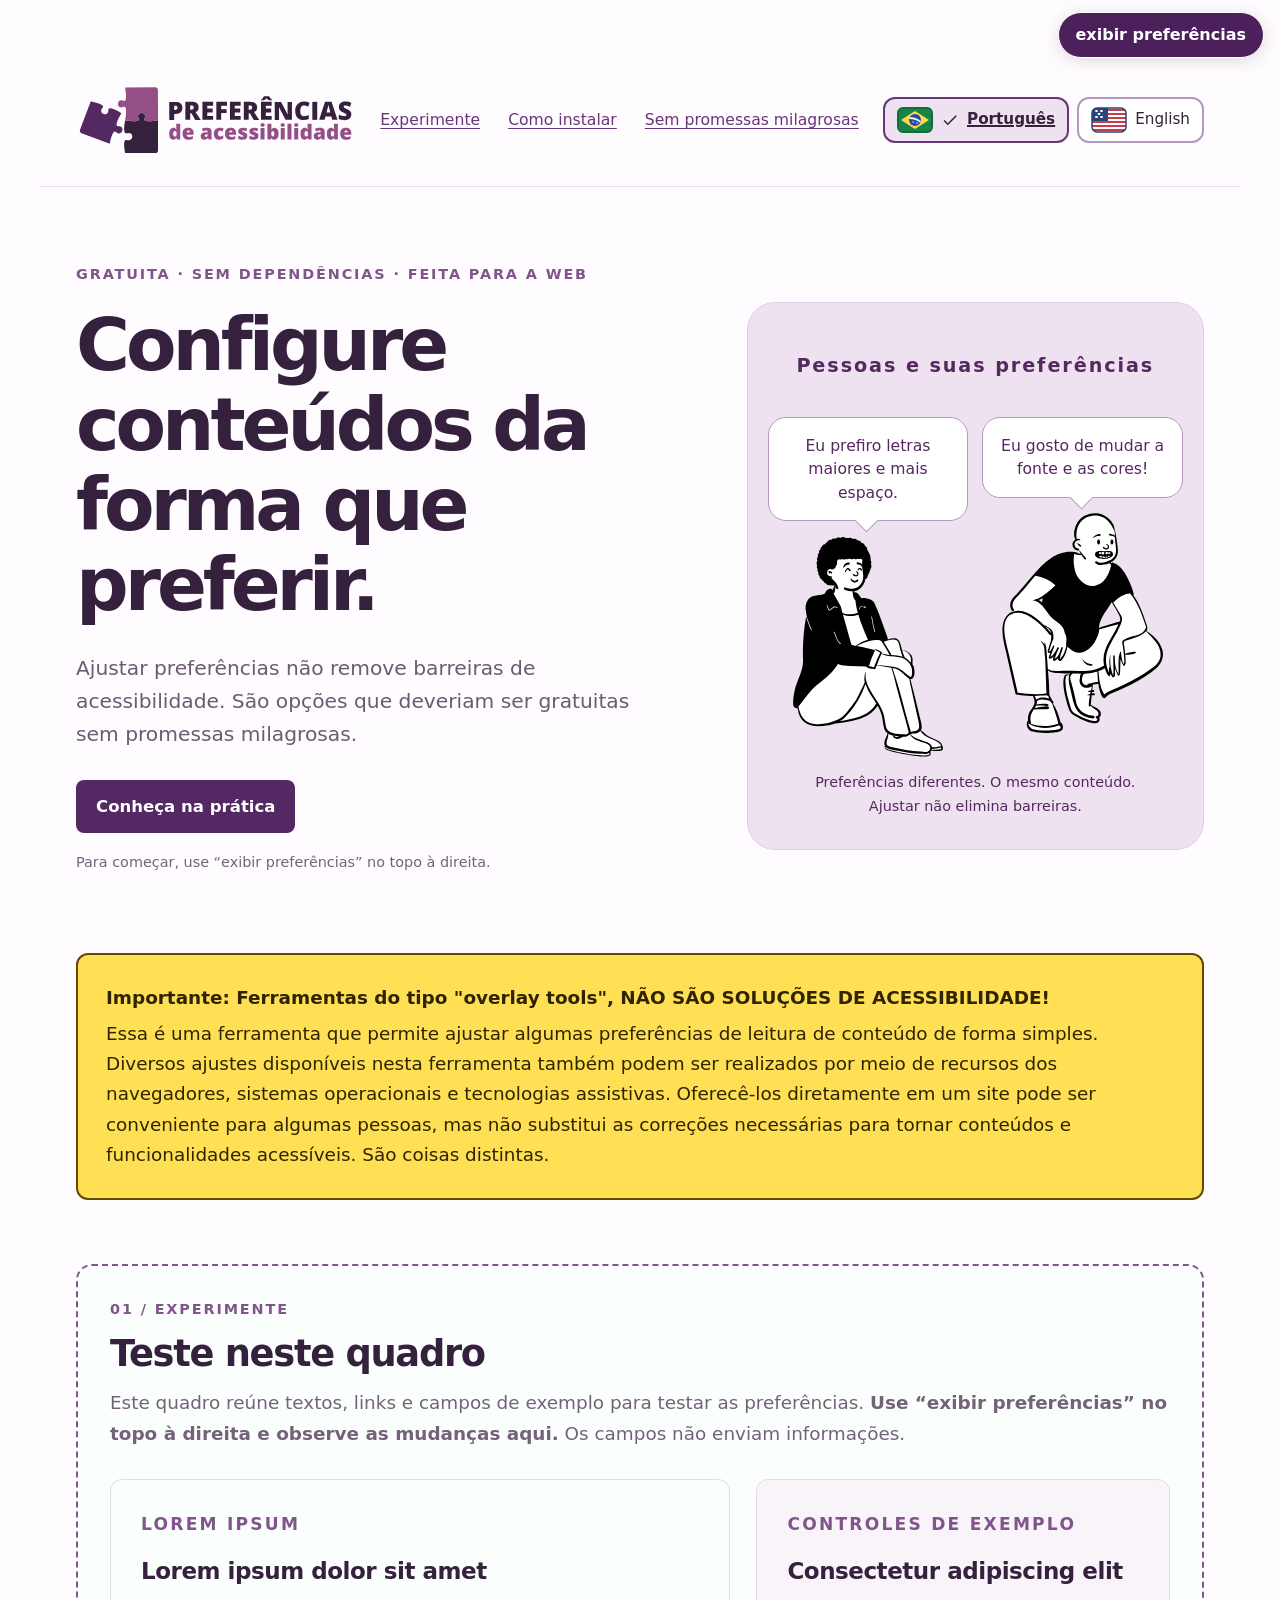
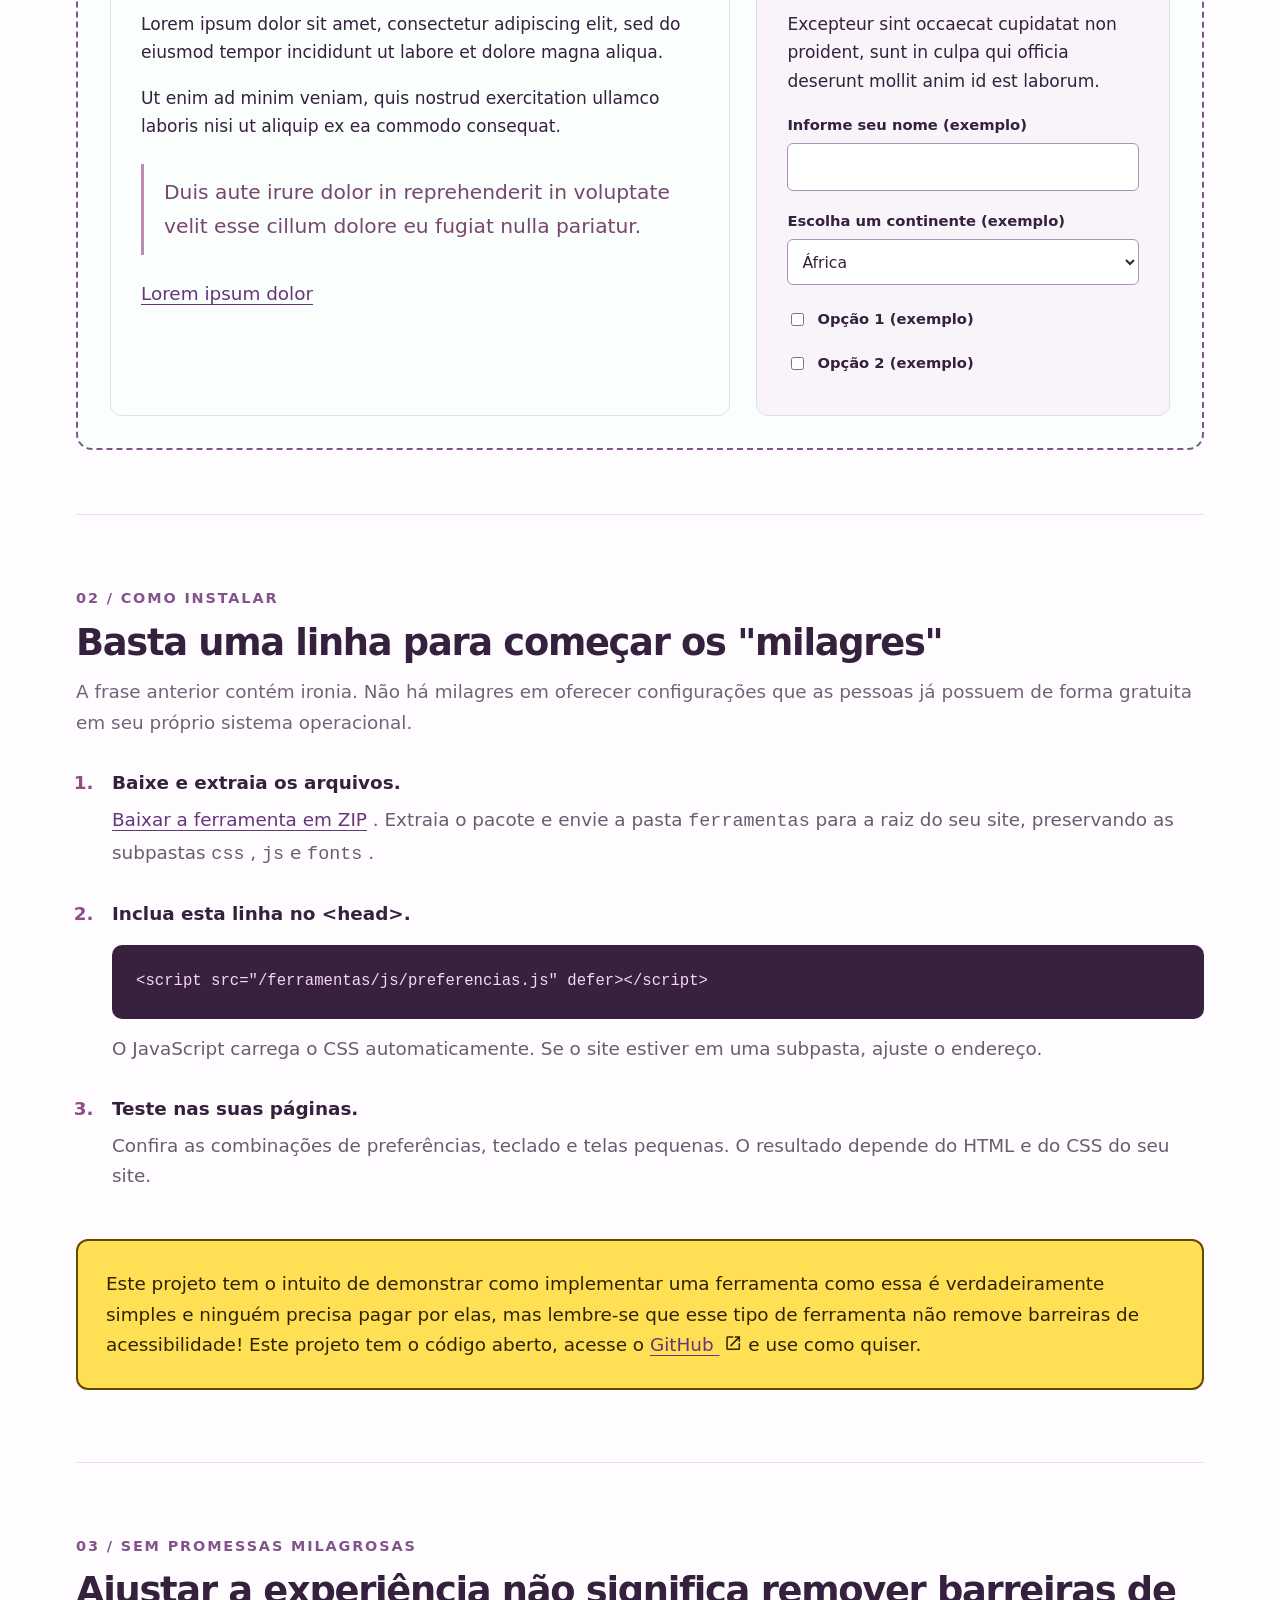
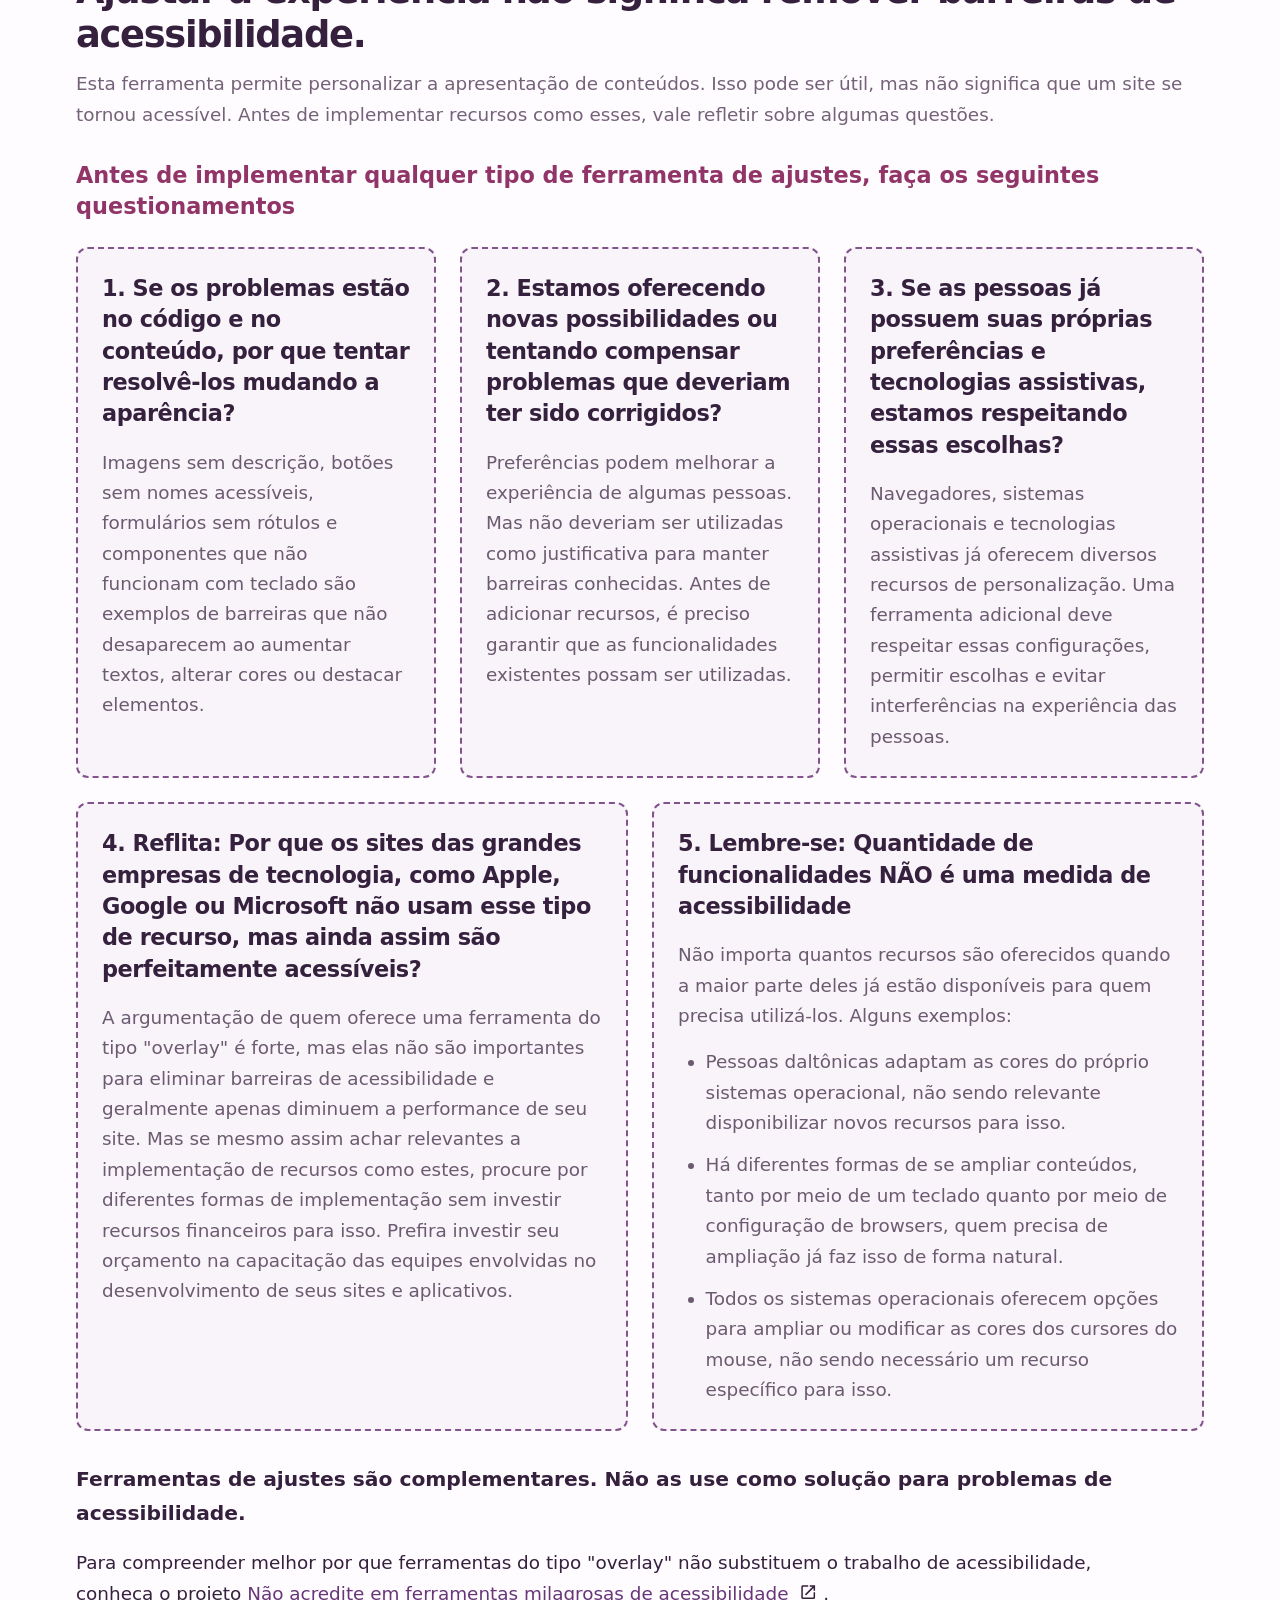
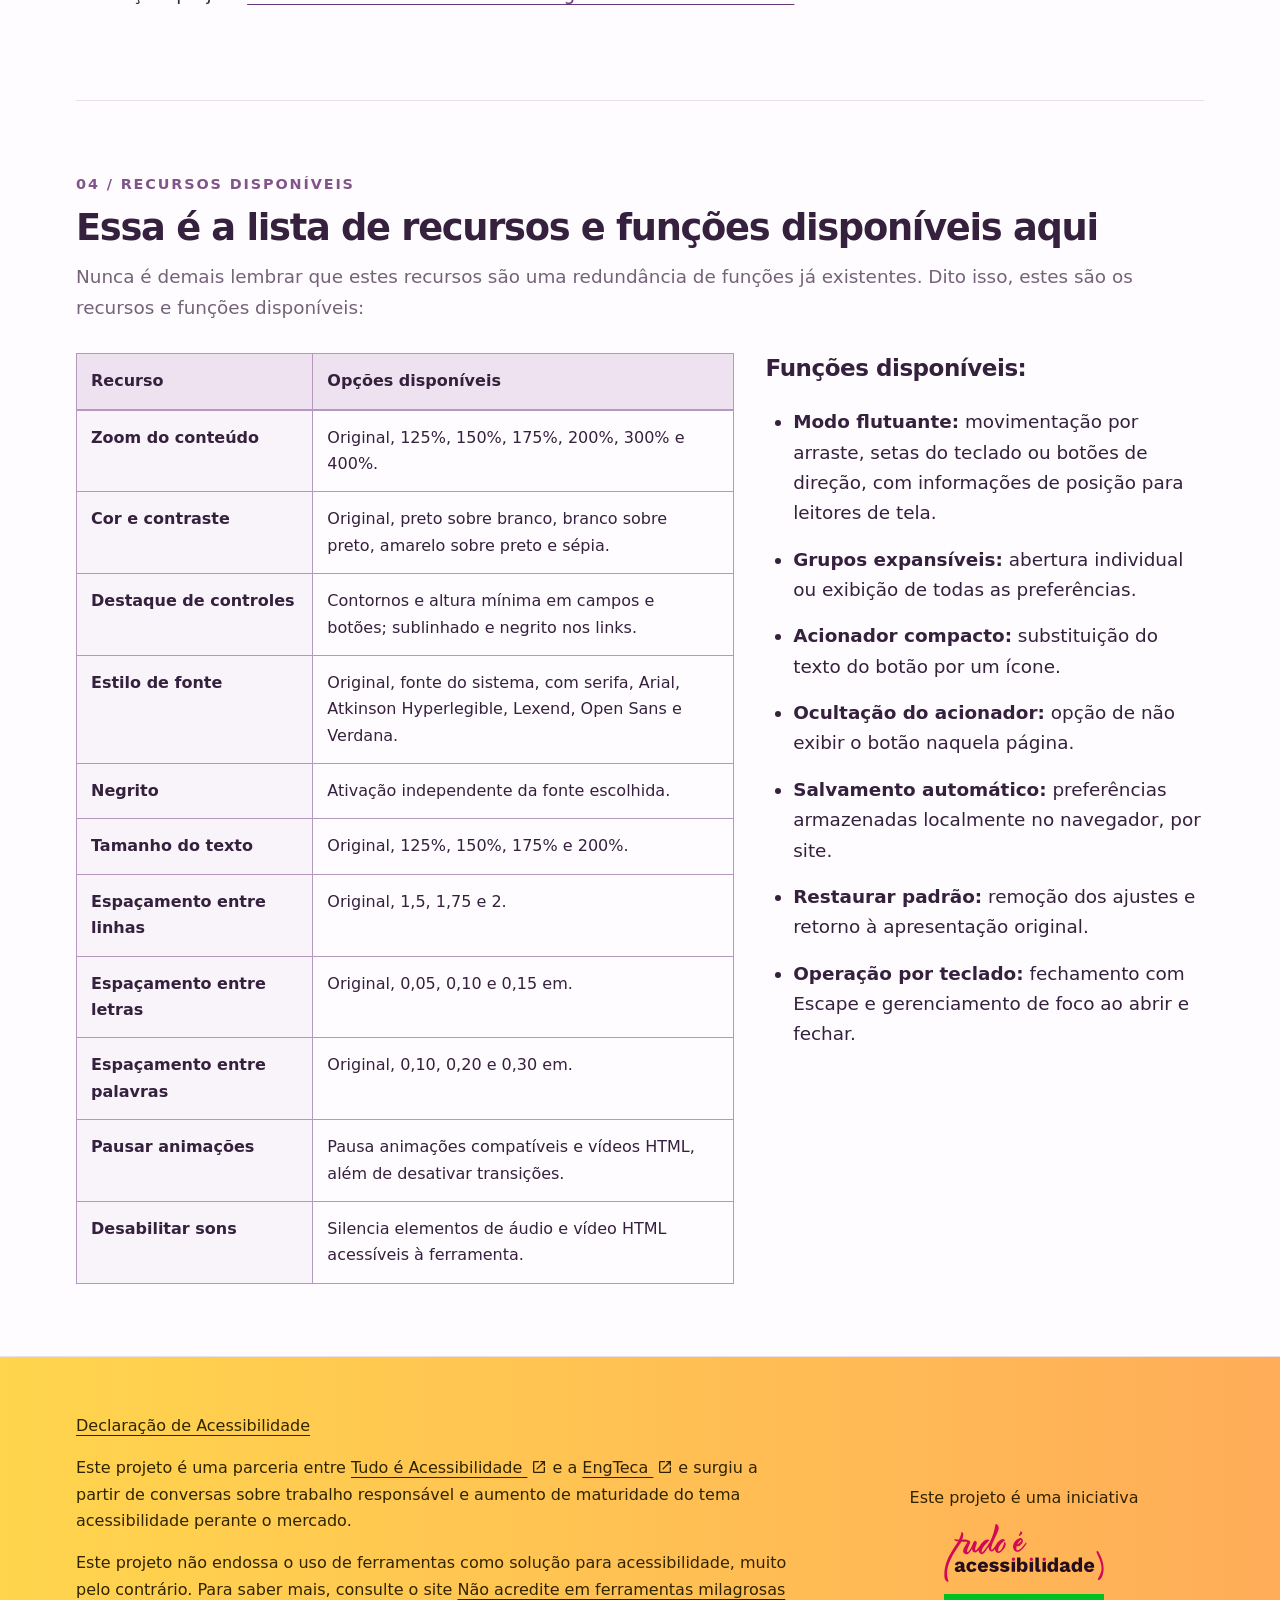
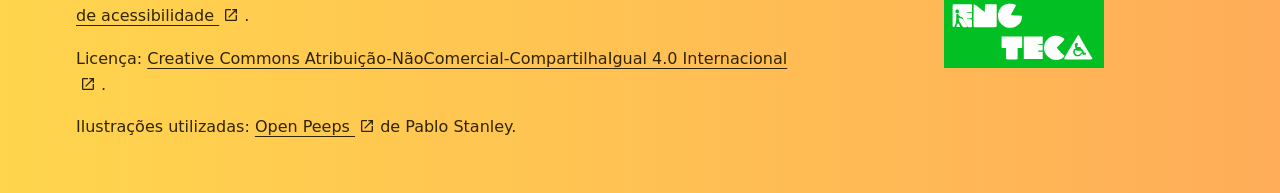
<file: index.html>
<!doctype html>
<html lang="pt-BR">
  <head>
    <meta charset="utf-8" />
    <meta name="viewport" content="width=device-width, initial-scale=1" />
    <title>Preferências de acessibilidade</title>
    <meta name="description" content="Uma ferramenta gratuita e leve para personalizar a leitura. Experimente, conheça os limites e instale no seu site." />
    <meta property="og:type" content="website" />
    <meta property="og:locale" content="pt_BR" />
    <meta property="og:title" content="Preferências de acessibilidade" />
    <meta property="og:description" content="Mais escolhas para quem lê. Sem promessas de corrigir a acessibilidade com um clique." />
    <meta property="og:image" content="https://preferenciasdeacessibilidade.com/img/prefers-a11y-share.jpg" />
    <meta property="og:image:type" content="image/jpeg" />
    <meta property="og:image:width" content="1200" />
    <meta property="og:image:height" content="630" />
    <meta property="og:image:alt" content="Preferências de acessibilidade: uma ferramenta para ajustar preferências de conteúdo. Overlays não removem barreiras de acessibilidade." />
    <meta name="twitter:card" content="summary_large_image" />
    <meta name="twitter:title" content="Preferências de acessibilidade" />
    <meta name="twitter:description" content="Experimente uma ferramenta gratuita para personalizar a leitura do seu site." />
    <meta name="twitter:image" content="https://preferenciasdeacessibilidade.com/img/prefers-a11y-share.jpg" />
    <meta name="twitter:image:alt" content="Preferências de acessibilidade: uma ferramenta para ajustar preferências de conteúdo. Overlays não removem barreiras de acessibilidade." />
    <link rel="icon" href="img/favicon/favicon.ico" sizes="any" />
    <link rel="icon" type="image/png" sizes="32x32" href="img/favicon/favicon-32x32.png" />
    <link rel="icon" type="image/png" sizes="16x16" href="img/favicon/favicon-16x16.png" />
    <link rel="apple-touch-icon" sizes="180x180" href="img/favicon/apple-touch-icon.png" />
    <link rel="manifest" href="img/favicon/site.webmanifest" />
    <link rel="canonical" href="https://preferenciasdeacessibilidade.com/" />
    <meta property="og:url" content="https://preferenciasdeacessibilidade.com/" />
    <link rel="alternate" hreflang="pt-BR" href="https://preferenciasdeacessibilidade.com/" />
    <link rel="alternate" hreflang="en-US" href="https://preferenciasdeacessibilidade.com/index-en.html" />
    <link rel="alternate" hreflang="x-default" href="https://preferenciasdeacessibilidade.com/" />
    <link rel="stylesheet" href="css/demo.css" />
    <script async src="https://www.googletagmanager.com/gtag/js?id=G-C42TWWLW29"></script>
    <script src="js/analytics.js" defer></script>
    <script src="js/language.js" defer></script>
    <script src="js/preferencias.js?v=1.10.0-contrast2" defer></script>
  </head>
  <body>
    <a class="skip" href="#conteudo">
      Ir para o conteúdo
      <span class="sr-only">conteúdo abre nesta mesma página</span>
    </a>
    <header class="site-header">
      <div class="brand">
        <svg class="brand-logo" xmlns="http://www.w3.org/2000/svg" viewBox="0 0 400 108.8" width="280" height="76" role="img" aria-label="Preferências de acessibilidade" focusable="false">
          <path class="brand-primary brand-piece brand-piece-1" d="M74.85,82.53c.91-.91,3.87.4,5.14.62,2.8.49,5.14-2.32,5.13-5.16h0c0-2.84-2.37-5.64-5.16-5.13-1.27.23-4.22,1.56-5.14.65-3.26-3.24-.06-19.01-.06-19.01,0,0-15.77-3.2-19.01.06-.91.91.51,3.87.65,5.15.31,2.83-2.29,5.15-5.13,5.16h0c-2.84,0-5.45-2.3-5.16-5.13.13-1.28,1.53-4.24.62-5.15-3.26-3.24-19.01.06-19.01.06l.15,43.23c0,2.11,1.72,3.81,3.83,3.8l43.23-.15s-3.3-15.75-.06-19.01Z" />
          <path class="brand-ink brand-piece brand-piece-2" d="M102.98,54.66c-.91-.91.41-3.86.64-5.14.49-2.8-2.3-5.15-5.15-5.15h0c-2.84,0-5.64,2.35-5.15,5.15.23,1.27,1.54,4.23.64,5.14-3.25,3.25-19.01,0-19.01,0,0,0-3.25,15.13,0,18.37.91.91,3.87.14,5.15,0,2.83-.3,5.15,2.3,5.15,5.15h0c0,2.84-2.32,5.45-5.15,5.15-1.28-.14-4.24-.91-5.15,0-3.25,3.25,0,18.37,0,18.37h43.23c2.11,0,3.81-1.71,3.81-3.81v-43.23s-15.76,3.25-19.01,0Z" />
          <path class="brand-accent brand-piece brand-piece-3" d="M74.84,26.8c-.9.91-3.86-.48-5.14-.61-2.83-.29-5.14,2.33-5.13,5.17h0c.01,2.84,2.34,5.44,5.17,5.13,1.28-.14,4.22-1.56,5.14-.66,3.26,3.23.08,19.01.08,19.01,0,0,15.78,3.18,19.01-.08.91-.91-.43-3.87-.66-5.15-.51-2.8,2.28-5.16,5.13-5.17h0c2.84-.01,5.65,2.32,5.17,5.13-.22,1.28-1.53,4.25-.61,5.15,3.26,3.23,19.01-.08,19.01-.08l-.18-43.23c0-2.11-1.72-3.81-3.83-3.8l-43.23.18s3.31,15.75.08,19.01Z" />
          <path class="brand-ink" d="M152,36.6c0,2.9-.9,5.1-2.6,6.7s-4.1,2.4-7.3,2.4h-2v8.6h-7v-25.8h8.9c3.3,0,5.7.7,7.4,2.1,1.6,1.4,2.5,3.5,2.5,6.1h0ZM140.2,40h1.3c1.1,0,1.9-.3,2.5-.9s.9-1.4.9-2.4c0-1.7-1-2.6-2.9-2.6h-1.8v5.9Z" />
          <path class="brand-ink" d="M163.1,44.8v9.4h-7v-25.8h8.5c7,0,10.5,2.5,10.5,7.6s-1.5,5.3-4.4,7l7.5,11.3h-7.9l-5.5-9.4h-1.8ZM163.1,39.6h1.3c2.4,0,3.7-1.1,3.7-3.2s-1.2-2.7-3.6-2.7h-1.4v5.9h0Z" />
          <path class="brand-ink" d="M195.9,54.2h-15.3v-25.8h15.3v5.6h-8.4v4.1h7.7v5.6h-7.7v4.9h8.4v5.7Z" />
          <path class="brand-ink" d="M207.4,54.2h-6.9v-25.8h15.3v5.6h-8.4v4.9h7.7v5.6h-7.7v9.7h0Z" />
          <path class="brand-ink" d="M235.3,54.2h-15.3v-25.8h15.3v5.6h-8.4v4.1h7.7v5.6h-7.7v4.9h8.4v5.7Z" />
          <path class="brand-ink" d="M246.8,44.8v9.4h-7v-25.8h8.5c7,0,10.5,2.5,10.5,7.6s-1.5,5.3-4.4,7l7.5,11.3h-7.9l-5.5-9.4h-1.8ZM246.8,39.6h1.3c2.4,0,3.7-1.1,3.7-3.2s-1.2-2.7-3.6-2.7h-1.4v5.9h0Z" />
          <path class="brand-ink" d="M275.8,26.3c-1-.6-2.2-1.5-3.5-2.6-1.5,1.3-2.6,2.1-3.4,2.6h-4.6v-.5c.8-.8,1.7-1.7,2.5-2.7s1.6-1.9,2-2.6h7c1.1,1.6,2.6,3.4,4.5,5.3v.5h-4.5ZM279.7,54.2h-15.3v-25.8h15.3v5.6h-8.4v4.1h7.7v5.6h-7.7v4.9h8.4v5.7Z" />
          <path class="brand-ink" d="M308.8,54.2h-9.2l-9.4-18.2h-.2c.2,2.9.3,5,.3,6.6v11.7h-6.2v-25.8h9.1l9.4,18h.1c-.2-2.6-.2-4.7-.2-6.3v-11.7h6.2v25.8h0Z" />
          <path class="brand-ink" d="M325.9,33.8c-1.7,0-3,.7-3.9,2s-1.4,3.2-1.4,5.6c0,5,1.9,7.5,5.7,7.5s2.2-.2,3.3-.5,2.1-.7,3.2-1.2v5.9c-2.2,1-4.6,1.4-7.3,1.4-3.9,0-6.9-1.1-9-3.4s-3.1-5.5-3.1-9.8.5-5,1.5-7c1-2,2.5-3.6,4.4-4.7s4.1-1.6,6.7-1.6,5.5.6,8,1.8l-2.1,5.5c-1-.5-1.9-.8-2.9-1.1-1-.3-2-.5-3.1-.5h0Z" />
          <path class="brand-ink" d="M337.9,54.2v-25.8h7v25.8h-7Z" />
          <path class="brand-ink" d="M366.4,54.2l-1.3-4.8h-8.4l-1.3,4.8h-7.7l8.4-26h9.3l8.5,26h-7.6ZM363.7,43.7l-1.1-4.2c-.3-.9-.6-2.2-1-3.7s-.6-2.6-.7-3.2c-.1.6-.3,1.6-.6,3s-1,4.1-2.1,8.1h5.5Z" />
          <path class="brand-ink" d="M393.7,46.4c0,1.6-.4,3-1.2,4.3s-2,2.2-3.5,2.9-3.3,1-5.4,1-3.2-.1-4.3-.4c-1.2-.2-2.4-.7-3.6-1.3v-6.2c1.3.7,2.7,1.2,4.1,1.6,1.4.4,2.8.6,4,.6s1.8-.2,2.3-.5.7-.8.7-1.4-.1-.7-.3-.9-.5-.5-.9-.8-1.6-.8-3.4-1.7c-1.7-.8-3-1.5-3.8-2.2s-1.5-1.5-1.9-2.5c-.4-.9-.6-2-.6-3.3,0-2.4.9-4.2,2.6-5.6s4.1-2,7.1-2,5.4.6,8.2,1.9l-2.1,5.4c-2.4-1.1-4.5-1.7-6.3-1.7s-1.6.2-2,.5-.6.7-.6,1.2.3,1,.8,1.4c.5.4,2,1.1,4.3,2.2,2.2,1,3.8,2.1,4.6,3.2.9,1.2,1.3,2.6,1.3,4.3h0Z" />
          <path class="brand-accent" d="M138.8,82.6c-1.2,0-2.2-.3-3.1-1s-1.6-1.7-2-2.9c-.5-1.3-.7-2.8-.7-4.6,0-2.7.5-4.8,1.6-6.3,1.1-1.5,2.6-2.3,4.4-2.3s1.7.2,2.4.6,1.3,1,1.9,1.9h.1c-.2-1.3-.3-2.6-.3-3.9v-4.4h5.7v22.6h-4.3l-1.2-2.1h-.2c-1,1.6-2.4,2.4-4.4,2.4h0ZM141.1,78.1c.9,0,1.6-.3,1.9-.9.4-.6.6-1.5.6-2.7v-.4c0-1.4-.2-2.5-.6-3.1s-1.1-.9-2-.9-1.3.3-1.7,1.1c-.4.7-.6,1.7-.6,3s.2,2.2.6,2.9,1,1,1.8,1h0Z" />
          <path class="brand-accent" d="M160.8,82.6c-2.8,0-4.9-.7-6.4-2.2-1.5-1.5-2.3-3.5-2.3-6.2s.7-4.9,2.1-6.4,3.4-2.2,6-2.2,4.4.7,5.8,1.9,2,3.2,2,5.6v2.5h-10.2c0,.9.4,1.6,1,2.2.6.5,1.5.8,2.6.8s1.9,0,2.8-.3,1.8-.5,2.7-1v4.1c-.9.5-1.8.8-2.8.9-.9.2-2.1.3-3.4.3h0ZM160.5,69.4c-.7,0-1.2.2-1.7.6s-.7,1.1-.8,2h4.9c0-.8-.2-1.4-.7-1.9s-1-.7-1.7-.7h0Z" />
          <path class="brand-accent" d="M189.7,82.3l-1.1-2.2h-.1c-.8.9-1.6,1.6-2.3,1.9s-1.8.5-3.1.5-2.8-.5-3.7-1.4c-.9-.9-1.3-2.2-1.3-3.9s.6-3.1,1.8-3.9,3-1.3,5.3-1.4h2.8v-.3c0-1.4-.7-2-2-2s-2.7.4-4.6,1.2l-1.6-3.8c1.9-1,4.3-1.5,7.3-1.5s3.8.5,4.9,1.6,1.7,2.5,1.7,4.4v10.8h-3.9ZM185.5,78.6c.7,0,1.3-.2,1.8-.7.5-.4.7-1,.7-1.7v-1.3h-1.3c-1.9.1-2.8.8-2.8,2.1s.5,1.5,1.6,1.5h0Z" />
          <path class="brand-accent" d="M205.1,82.6c-2.7,0-4.7-.7-6.1-2.2-1.4-1.5-2.1-3.5-2.1-6.3s.8-4.8,2.3-6.4,3.6-2.3,6.4-2.3,3.7.4,5.4,1.2l-1.7,4.2c-.7-.3-1.3-.5-1.9-.7s-1.2-.3-1.8-.3c-.9,0-1.6.4-2.1,1.1-.5.7-.8,1.7-.8,3,0,2.6,1,4,2.9,4s3.3-.5,4.8-1.4v4.5c-1.5,1-3.2,1.5-5.3,1.5h0Z" />
          <path class="brand-accent" d="M221.6,82.6c-2.7,0-4.9-.7-6.4-2.2-1.5-1.5-2.3-3.5-2.3-6.2s.7-4.9,2.1-6.4,3.4-2.2,6-2.2,4.4.7,5.8,1.9,2,3.2,2,5.6v2.5h-10.2c0,.9.4,1.6,1,2.2.6.5,1.5.8,2.6.8s1.9,0,2.8-.3,1.8-.5,2.7-1v4.1c-.9.5-1.8.8-2.8.9-.9.2-2.1.3-3.4.3h0ZM221.2,69.4c-.7,0-1.2.2-1.7.6s-.7,1.1-.8,2h4.9c0-.8-.2-1.4-.7-1.9s-1-.7-1.7-.7h0Z" />
          <path class="brand-accent" d="M244.8,77.2c0,1.8-.6,3.1-1.8,4s-2.9,1.3-5.2,1.3-2.3,0-3.2-.2c-.9-.1-1.8-.4-2.8-.7v-4.6c.9.4,1.9.7,2.9,1,1.1.2,2,.4,2.8.4,1.2,0,1.9-.3,1.9-.8s-.2-.6-.5-.8c-.3-.2-1.4-.7-3-1.3-1.5-.6-2.6-1.3-3.2-2.1-.6-.8-.9-1.8-.9-3s.6-2.7,1.8-3.6c1.2-.8,2.9-1.3,5-1.3s2.1.1,3.1.4c1,.2,1.9.6,3,1l-1.5,3.7c-.8-.3-1.6-.6-2.4-.9-.8-.2-1.5-.4-2.1-.4-.9,0-1.4.2-1.4.7s.2.5.5.7,1.3.6,2.8,1.2c1.1.5,2,.9,2.6,1.4s1,1,1.2,1.6.4,1.4.4,2.2h0Z" />
          <path class="brand-accent" d="M260.7,77.2c0,1.8-.6,3.1-1.8,4s-2.9,1.3-5.2,1.3-2.3,0-3.2-.2c-.9-.1-1.8-.4-2.8-.7v-4.6c.9.4,1.9.7,2.9,1,1.1.2,2,.4,2.8.4,1.2,0,1.9-.3,1.9-.8s-.2-.6-.5-.8c-.3-.2-1.4-.7-3-1.3-1.5-.6-2.6-1.3-3.2-2.1-.6-.8-.9-1.8-.9-3s.6-2.7,1.8-3.6c1.2-.8,2.9-1.3,5-1.3s2.1.1,3.1.4c1,.2,2,.6,3,1l-1.5,3.7c-.8-.3-1.6-.6-2.4-.9-.8-.2-1.5-.4-2.1-.4-.9,0-1.4.2-1.4.7s.2.5.5.7,1.3.6,2.8,1.2c1.1.5,2,.9,2.6,1.4s1,1,1.2,1.6.4,1.4.4,2.2h0Z" />
          <path class="brand-accent" d="M263.7,61.7c0-.8.2-1.5.7-1.9.5-.4,1.2-.6,2.3-.6s1.8.2,2.3.6.7,1.1.7,1.9c0,1.7-1,2.5-3,2.5s-3-.8-3-2.5h0ZM269.5,82.3h-5.7v-16.5h5.7v16.5Z" />
          <path class="brand-accent" d="M283.6,65.5c1.8,0,3.2.8,4.3,2.3s1.6,3.6,1.6,6.2-.5,4.8-1.6,6.3c-1.1,1.5-2.5,2.3-4.4,2.3s-1.1,0-1.6-.2c-.5-.1-.9-.3-1.3-.6-.4-.2-.8-.6-1.3-1.2h-.4l-.9,1.6h-4.4v-22.6h5.7v5.1c0,.6,0,1.7-.2,3.2h.2c.5-.8,1.2-1.5,1.9-1.8s1.5-.6,2.5-.6h0ZM281.5,70c-.8,0-1.4.3-1.8.8s-.5,1.4-.5,2.6v.8c0,1.3.2,2.3.5,2.9.4.6,1,.9,1.8.9s1.2-.3,1.5-1c.4-.7.5-1.7.5-3,0-2.7-.7-4-2.1-4h0Z" />
          <path class="brand-accent" d="M292.5,61.7c0-.8.2-1.5.7-1.9.5-.4,1.2-.6,2.3-.6s1.8.2,2.3.6.7,1.1.7,1.9c0,1.7-1,2.5-3,2.5s-3-.8-3-2.5h0ZM298.4,82.3h-5.7v-16.5h5.7v16.5Z" />
          <path class="brand-accent" d="M308,82.3h-5.7v-22.6h5.7v22.6Z" />
          <path class="brand-accent" d="M311.9,61.7c0-.8.2-1.5.7-1.9.5-.4,1.2-.6,2.3-.6s1.8.2,2.3.6.7,1.1.7,1.9c0,1.7-1,2.5-3,2.5s-3-.8-3-2.5h0ZM317.7,82.3h-5.7v-16.5h5.7v16.5Z" />
          <path class="brand-accent" d="M326.8,82.6c-1.2,0-2.2-.3-3.1-1s-1.6-1.7-2-2.9c-.5-1.3-.7-2.8-.7-4.6,0-2.7.5-4.8,1.6-6.3,1.1-1.5,2.6-2.3,4.4-2.3s1.7.2,2.4.6,1.3,1,1.9,1.9h.1c-.2-1.3-.3-2.6-.3-3.9v-4.4h5.7v22.6h-4.3l-1.2-2.1h-.2c-1,1.6-2.4,2.4-4.4,2.4ZM329.1,78.1c.9,0,1.5-.3,1.9-.9s.6-1.5.6-2.7v-.4c0-1.4-.2-2.5-.6-3.1-.4-.6-1.1-.9-2-.9s-1.3.3-1.7,1.1c-.4.7-.6,1.7-.6,3s.2,2.2.6,2.9,1,1,1.8,1h0Z" />
          <path class="brand-accent" d="M351.6,82.3l-1.1-2.2h-.1c-.8.9-1.5,1.6-2.3,1.9-.8.3-1.8.5-3.1.5s-2.8-.5-3.7-1.4c-.9-.9-1.3-2.2-1.3-3.9s.6-3.1,1.8-3.9,3-1.3,5.3-1.4h2.8v-.3c0-1.4-.7-2-2-2s-2.7.4-4.6,1.2l-1.6-3.8c1.9-1,4.3-1.5,7.3-1.5s3.8.5,4.9,1.6,1.7,2.5,1.7,4.4v10.8h-3.9,0ZM347.4,78.6c.7,0,1.3-.2,1.8-.7.5-.4.7-1,.7-1.7v-1.3h-1.3c-1.9.1-2.8.8-2.8,2.1s.5,1.5,1.6,1.5h0Z" />
          <path class="brand-accent" d="M364.5,82.6c-1.2,0-2.2-.3-3.1-1s-1.6-1.7-2-2.9c-.5-1.3-.7-2.8-.7-4.6,0-2.7.5-4.8,1.6-6.3,1.1-1.5,2.6-2.3,4.4-2.3s1.7.2,2.4.6,1.3,1,1.9,1.9h.1c-.2-1.3-.3-2.6-.3-3.9v-4.4h5.7v22.6h-4.3l-1.2-2.1h-.2c-1,1.6-2.4,2.4-4.4,2.4ZM366.8,78.1c.9,0,1.5-.3,1.9-.9s.6-1.5.6-2.7v-.4c0-1.4-.2-2.5-.6-3.1-.4-.6-1.1-.9-2-.9s-1.3.3-1.7,1.1c-.4.7-.6,1.7-.6,3s.2,2.2.6,2.9,1,1,1.8,1h0Z" />
          <path class="brand-accent" d="M386.5,82.6c-2.7,0-4.9-.7-6.4-2.2-1.5-1.5-2.3-3.5-2.3-6.2s.7-4.9,2.1-6.4,3.4-2.2,6-2.2,4.4.7,5.8,1.9,2,3.2,2,5.6v2.5h-10.2c0,.9.4,1.6,1,2.2.6.5,1.5.8,2.6.8s1.9,0,2.8-.3,1.8-.5,2.7-1v4.1c-.9.5-1.8.8-2.8.9-1,.2-2.1.3-3.4.3h0ZM386.2,69.4c-.7,0-1.2.2-1.7.6s-.7,1.1-.8,2h4.9c0-.8-.2-1.4-.7-1.9s-1-.7-1.7-.7h0Z" />
        </svg>
      </div>
      <nav aria-label="Navegação principal">
        <a href="#experimente">
          Experimente
          <span class="sr-only">conteúdo abre nesta mesma página</span>
        </a>
        <a href="#instalacao">
          Como instalar
          <span class="sr-only">conteúdo abre nesta mesma página</span>
        </a>
        <a href="#limites">
          Sem promessas milagrosas
          <span class="sr-only">conteúdo abre nesta mesma página</span>
        </a>
      </nav>
      <div role="group" class="language-switcher" aria-label="Idioma">
        <button type="button" data-url="index.html?lang=pt-BR" aria-label="Alterar para português" data-language="pt-BR" lang="pt-BR" aria-pressed="true">
          <img src="img/flag-br.svg" width="36" height="26" alt="" aria-hidden="true" />
          <svg class="language-check" xmlns="http://www.w3.org/2000/svg" viewBox="0 0 24 24" width="18" height="18" aria-hidden="true" focusable="false"><path d="M9 16.17 4.83 12l-1.42 1.41L9 19 21 7l-1.41-1.41z" /></svg>
          <span>Português</span>
        </button>
        <button type="button" data-url="index-en.html?lang=en-US" aria-label="Switch to English" data-language="en-US" lang="en-US" aria-pressed="false">
          <img src="img/flag-us.svg" width="36" height="26" alt="" aria-hidden="true" />
          <svg class="language-check" xmlns="http://www.w3.org/2000/svg" viewBox="0 0 24 24" width="18" height="18" aria-hidden="true" focusable="false"><path d="M9 16.17 4.83 12l-1.42 1.41L9 19 21 7l-1.41-1.41z" /></svg>
          <span>English</span>
        </button>
      </div>
    </header>
    <main id="conteudo">
      <section class="hero" aria-labelledby="titulo">
        <div class="hero-copy">
          <p class="eyebrow">GRATUITA · SEM DEPENDÊNCIAS · FEITA PARA A WEB</p>
          <h1 id="titulo">Configure conteúdos da forma que preferir.</h1>
          <p class="lead">Ajustar preferências não remove barreiras de acessibilidade. São opções que deveriam ser gratuitas sem promessas milagrosas.</p>
          <a class="button" href="#experimente">
            Conheça na prática
            <span class="sr-only">conteúdo abre nesta mesma página</span>
          </a>
          <p class="hero-caption">Para começar, use “exibir preferências” no topo à direita.</p>
        </div>
        <div class="type-art">
          <p class="art-tag">Pessoas e suas preferências</p>
          <div class="conversation">
            <div class="person">
              <p class="speech">Eu prefiro letras maiores e mais espaço.</p>
              <img src="img/peep-1.svg" alt="" width="180" height="220" />
            </div>
            <div class="person">
              <p class="speech">Eu gosto de mudar a fonte e as cores!</p>
              <img src="img/peep-2.svg" alt="" width="180" height="220" />
            </div>
          </div>
          <p class="art-footer">
            Preferências diferentes. O mesmo conteúdo.
            <br />
            Ajustar não elimina barreiras.
          </p>
        </div>
      </section>
      <aside class="notice" aria-label="Importante: limites desta ferramenta">
        <strong>Importante: Ferramentas do tipo "overlay tools", NÃO SÃO SOLUÇÕES DE ACESSIBILIDADE!</strong>
        <p>Essa é uma ferramenta que permite ajustar algumas preferências de leitura de conteúdo de forma simples. Diversos ajustes disponíveis nesta ferramenta também podem ser realizados por meio de recursos dos navegadores, sistemas operacionais e tecnologias assistivas. Oferecê-los diretamente em um site pode ser conveniente para algumas pessoas, mas não substitui as correções necessárias para tornar conteúdos e funcionalidades acessíveis. São coisas distintas.</p>
      </aside>
      <section id="experimente" class="section experiment-box" aria-labelledby="experimentar-titulo">
        <div class="section-heading">
          <p class="eyebrow">01 / EXPERIMENTE</p>
          <h2 id="experimentar-titulo">Teste neste quadro</h2>
          <p>
            Este quadro reúne textos, links e campos de exemplo para testar as preferências.
            <strong>Use “exibir preferências” no topo à direita e observe as mudanças aqui.</strong>
            Os campos não enviam informações.
          </p>
        </div>
        <div class="demo-grid">
          <article class="reading-card" lang="la">
            <p class="eyebrow">LOREM IPSUM</p>
            <h3>Lorem ipsum dolor sit amet</h3>
            <p>Lorem ipsum dolor sit amet, consectetur adipiscing elit, sed do eiusmod tempor incididunt ut labore et dolore magna aliqua.</p>
            <p>Ut enim ad minim veniam, quis nostrud exercitation ullamco laboris nisi ut aliquip ex ea commodo consequat.</p>
            <blockquote>Duis aute irure dolor in reprehenderit in voluptate velit esse cillum dolore eu fugiat nulla pariatur.</blockquote>
            <a href="#controles-titulo">
              Lorem ipsum dolor
              <span class="sr-only" lang="pt-BR">(vai para os controles nesta página)</span>
            </a>
          </article>
          <section class="form-card" aria-labelledby="controles-titulo">
            <p class="eyebrow">CONTROLES DE EXEMPLO</p>
            <h3 id="controles-titulo" lang="la">Consectetur adipiscing elit</h3>
            <p lang="la">Excepteur sint occaecat cupidatat non proident, sunt in culpa qui officia deserunt mollit anim id est laborum.</p>
            <label for="nome">Informe seu nome (exemplo)</label>
            <input id="nome" type="text" autocomplete="off" />
            <label for="continente">Escolha um continente (exemplo)</label>
            <select id="continente">
              <option value="africa">África</option>
              <option value="america">América</option>
              <option value="asia">Ásia</option>
              <option value="europa">Europa</option>
              <option value="oceania">Oceania</option>
            </select>
            <label class="check">
              <input type="checkbox" />
              Opção 1 (exemplo)
            </label>
            <label class="check">
              <input type="checkbox" />
              Opção 2 (exemplo)
            </label>
          </section>
        </div>
      </section>
      <section id="instalacao" class="section installation" aria-labelledby="instalar-titulo">
        <div class="section-heading">
          <p class="eyebrow">02 / COMO INSTALAR</p>
          <h2 id="instalar-titulo">Basta uma linha para começar os "milagres"</h2>
          <p>A frase anterior contém ironia. Não há milagres em oferecer configurações que as pessoas já possuem de forma gratuita em seu próprio sistema operacional.</p>
        </div>
        <ol class="steps">
          <li>
            <strong>Baixe e extraia os arquivos.</strong>
            <p>
              <a href="downloads/preferencias-a11y.zip" download>Baixar a ferramenta em ZIP</a>
              . Extraia o pacote e envie a pasta
              <code>ferramentas</code>
              para a raiz do seu site, preservando as subpastas
              <code>css</code>
              ,
              <code>js</code>
              e
              <code>fonts</code>
              .
            </p>
          </li>
          <li>
            <strong>Inclua esta linha no &lt;head&gt;.</strong>
            <pre><code>&lt;script src="/ferramentas/js/preferencias.js" defer&gt;&lt;/script&gt;</code></pre>
            <p>O JavaScript carrega o CSS automaticamente. Se o site estiver em uma subpasta, ajuste o endereço.</p>
          </li>
          <li>
            <strong>Teste nas suas páginas.</strong>
            <p>Confira as combinações de preferências, teclado e telas pequenas. O resultado depende do HTML e do CSS do seu site.</p>
          </li>
        </ol>
        <aside class="notice installation-notice" aria-label="Sobre a implementação desta ferramenta">
          <p>
            Este projeto tem o intuito de demonstrar como implementar uma ferramenta como essa é verdadeiramente simples e ninguém precisa pagar por elas, mas lembre-se que esse tipo de ferramenta não remove barreiras de acessibilidade! Este projeto tem o código aberto, acesse o
            <a href="https://github.com/acessibilidade/preferencias-a11y" target="_blank" rel="noopener noreferrer">
              GitHub
              <span class="sr-only">(abre em uma nova aba)</span>
            </a>
            <svg class="external-icon" xmlns="http://www.w3.org/2000/svg" viewBox="0 0 24 24" aria-hidden="true" focusable="false"><path d="M19 19H5V5h7V3H5c-1.11 0-2 .9-2 2v14a2 2 0 0 0 2 2h14a2 2 0 0 0 2-2v-7h-2v7zM14 3v2h3.59l-9.83 9.83 1.41 1.41L19 6.41V10h2V3h-7z" /></svg>
            e use como quiser.
          </p>
        </aside>
      </section>
      <section id="limites" class="section" aria-labelledby="limites-titulo">
        <div class="section-heading">
          <p class="eyebrow">03 / SEM PROMESSAS MILAGROSAS</p>
          <h2 id="limites-titulo">Ajustar a experiência não significa remover barreiras de acessibilidade.</h2>
          <p>Esta ferramenta permite personalizar a apresentação de conteúdos. Isso pode ser útil, mas não significa que um site se tornou acessível. Antes de implementar recursos como esses, vale refletir sobre algumas questões.</p>
        </div>
        <p class="limits-intro"><strong>Antes de implementar qualquer tipo de ferramenta de ajustes, faça os seguintes questionamentos</strong></p>
        <div class="limits-grid">
          <div class="limits-card">
            <h3>1. Se os problemas estão no código e no conteúdo, por que tentar resolvê-los mudando a aparência?</h3>
            <p>Imagens sem descrição, botões sem nomes acessíveis, formulários sem rótulos e componentes que não funcionam com teclado são exemplos de barreiras que não desaparecem ao aumentar textos, alterar cores ou destacar elementos.</p>
          </div>
          <div class="limits-card">
            <h3>2. Estamos oferecendo novas possibilidades ou tentando compensar problemas que deveriam ter sido corrigidos?</h3>
            <p>Preferências podem melhorar a experiência de algumas pessoas. Mas não deveriam ser utilizadas como justificativa para manter barreiras conhecidas. Antes de adicionar recursos, é preciso garantir que as funcionalidades existentes possam ser utilizadas.</p>
          </div>
          <div class="limits-card">
            <h3>3. Se as pessoas já possuem suas próprias preferências e tecnologias assistivas, estamos respeitando essas escolhas?</h3>
            <p>Navegadores, sistemas operacionais e tecnologias assistivas já oferecem diversos recursos de personalização. Uma ferramenta adicional deve respeitar essas configurações, permitir escolhas e evitar interferências na experiência das pessoas.</p>
          </div>
          <div class="limits-card limits-card-wide">
            <h3>4. Reflita: Por que os sites das grandes empresas de tecnologia, como Apple, Google ou Microsoft não usam esse tipo de recurso, mas ainda assim são perfeitamente acessíveis?</h3>
            <p>A argumentação de quem oferece uma ferramenta do tipo "overlay" é forte, mas elas não são importantes para eliminar barreiras de acessibilidade e geralmente apenas diminuem a performance de seu site. Mas se mesmo assim achar relevantes a implementação de recursos como estes, procure por diferentes formas de implementação sem investir recursos financeiros para isso. Prefira investir seu orçamento na capacitação das equipes envolvidas no desenvolvimento de seus sites e aplicativos.</p>
          </div>
          <div class="limits-card limits-card-wide">
            <h3>5. Lembre-se: Quantidade de funcionalidades NÃO é uma medida de acessibilidade</h3>
            <p>
              Não importa quantos recursos são oferecidos quando a maior parte deles já estão disponíveis para quem precisa utilizá-los. Alguns exemplos:
            </p>
            <ul>
              <li>Pessoas daltônicas adaptam as cores do próprio sistemas operacional, não sendo relevante disponibilizar novos recursos para isso.</li>
              <li>Há diferentes formas de se ampliar conteúdos, tanto por meio de um teclado quanto por meio de configuração de browsers, quem precisa de ampliação já faz isso de forma natural.</li>
              <li>Todos os sistemas operacionais oferecem opções para ampliar ou modificar as cores dos cursores do mouse, não sendo necessário um recurso específico para isso.</li>
            </ul>
          </div>
        </div>
        <p class="limits-conclusion"><strong>Ferramentas de ajustes são complementares. Não as use como solução para problemas de acessibilidade.</strong></p>
        <p>
          Para compreender melhor por que ferramentas do tipo "overlay" não substituem o trabalho de acessibilidade,
          <br />
          conheça o projeto
          <a href="https://naoacrediteemferramentasmilagrosas.com/?utm_source=chatgpt.com" target="_blank" rel="noopener noreferrer">
            Não acredite em ferramentas milagrosas de acessibilidade
            <span class="sr-only">(abre em uma nova aba)</span>
          </a>
          <svg class="external-icon" xmlns="http://www.w3.org/2000/svg" viewBox="0 0 24 24" aria-hidden="true" focusable="false"><path d="M19 19H5V5h7V3H5c-1.11 0-2 .9-2 2v14a2 2 0 0 0 2 2h14a2 2 0 0 0 2-2v-7h-2v7zM14 3v2h3.59l-9.83 9.83 1.41 1.41L19 6.41V10h2V3h-7z" /></svg>
          .
        </p>
      </section>
      <section id="recursos" class="section" aria-labelledby="recursos-titulo">
        <div class="section-heading">
          <p class="eyebrow">04 / RECURSOS DISPONÍVEIS</p>
          <h2 id="recursos-titulo">Essa é a lista de recursos e funções disponíveis aqui</h2>
          <p>Nunca é demais lembrar que estes recursos são uma redundância de funções já existentes. Dito isso, estes são os recursos e funções disponíveis:</p>
        </div>
        <div class="resources-grid">
          <table class="resources-table">
            <caption class="sr-only">Recursos e opções disponíveis</caption>
            <thead>
              <tr>
                <th scope="col">Recurso</th>
                <th scope="col">Opções disponíveis</th>
              </tr>
            </thead>
            <tbody>
              <tr>
                <th scope="row">Zoom do conteúdo</th>
                <td>Original, 125%, 150%, 175%, 200%, 300% e 400%.</td>
              </tr>
              <tr>
                <th scope="row">Cor e contraste</th>
                <td>Original, preto sobre branco, branco sobre preto, amarelo sobre preto e sépia.</td>
              </tr>
              <tr>
                <th scope="row">Destaque de controles</th>
                <td>Contornos e altura mínima em campos e botões; sublinhado e negrito nos links.</td>
              </tr>
              <tr>
                <th scope="row">Estilo de fonte</th>
                <td>Original, fonte do sistema, com serifa, Arial, Atkinson Hyperlegible, Lexend, Open Sans e Verdana.</td>
              </tr>
              <tr>
                <th scope="row">Negrito</th>
                <td>Ativação independente da fonte escolhida.</td>
              </tr>
              <tr>
                <th scope="row">Tamanho do texto</th>
                <td>Original, 125%, 150%, 175% e 200%.</td>
              </tr>
              <tr>
                <th scope="row">Espaçamento entre linhas</th>
                <td>Original, 1,5, 1,75 e 2.</td>
              </tr>
              <tr>
                <th scope="row">Espaçamento entre letras</th>
                <td>Original, 0,05, 0,10 e 0,15 em.</td>
              </tr>
              <tr>
                <th scope="row">Espaçamento entre palavras</th>
                <td>Original, 0,10, 0,20 e 0,30 em.</td>
              </tr>
              <tr>
                <th scope="row">Pausar animações</th>
                <td>Pausa animações compatíveis e vídeos HTML, além de desativar transições.</td>
              </tr>
              <tr>
                <th scope="row">Desabilitar sons</th>
                <td>Silencia elementos de áudio e vídeo HTML acessíveis à ferramenta.</td>
              </tr>
            </tbody>
          </table>
          <div class="resources-functions">
            <h3>Funções disponíveis:</h3>
            <ul>
              <li><strong>Modo flutuante:</strong> movimentação por arraste, setas do teclado ou botões de direção, com informações de posição para leitores de tela.</li>
              <li><strong>Grupos expansíveis:</strong> abertura individual ou exibição de todas as preferências.</li>
              <li><strong>Acionador compacto:</strong> substituição do texto do botão por um ícone.</li>
              <li><strong>Ocultação do acionador:</strong> opção de não exibir o botão naquela página.</li>
              <li><strong>Salvamento automático:</strong> preferências armazenadas localmente no navegador, por site.</li>
              <li><strong>Restaurar padrão:</strong> remoção dos ajustes e retorno à apresentação original.</li>
              <li><strong>Operação por teclado:</strong> fechamento com Escape e gerenciamento de foco ao abrir e fechar.</li>
            </ul>
          </div>
        </div>
      </section>
    </main>
    <footer class="site-footer">
      <div class="footer-inner">
        <div class="footer-copy">
          <p><a href="declaracao-acessibilidade.html">Declaração de Acessibilidade</a></p>
          <p>
            Este projeto é uma parceria entre
            <a href="https://tudoeacessibilidade.com.br/" target="_blank" rel="noopener noreferrer">
              Tudo é Acessibilidade
              <span class="sr-only">(abre em uma nova aba)</span>
            </a>
            <svg class="external-icon" xmlns="http://www.w3.org/2000/svg" viewBox="0 0 24 24" aria-hidden="true" focusable="false"><path d="M19 19H5V5h7V3H5c-1.11 0-2 .9-2 2v14a2 2 0 0 0 2 2h14a2 2 0 0 0 2-2v-7h-2v7zM14 3v2h3.59l-9.83 9.83 1.41 1.41L19 6.41V10h2V3h-7z" /></svg>
            e a
            <a href="https://engteca.com.br/" target="_blank" rel="noopener noreferrer">
              EngTeca
              <span class="sr-only">(abre em uma nova aba)</span>
            </a>
            <svg class="external-icon" xmlns="http://www.w3.org/2000/svg" viewBox="0 0 24 24" aria-hidden="true" focusable="false"><path d="M19 19H5V5h7V3H5c-1.11 0-2 .9-2 2v14a2 2 0 0 0 2 2h14a2 2 0 0 0 2-2v-7h-2v7zM14 3v2h3.59l-9.83 9.83 1.41 1.41L19 6.41V10h2V3h-7z" /></svg>
            e surgiu a partir de conversas sobre trabalho responsável e aumento de maturidade do tema acessibilidade perante o mercado.
          </p>
          <p>
            Este projeto não endossa o uso de ferramentas como solução para acessibilidade, muito pelo contrário. Para saber mais, consulte o site
            <a href="https://naoacrediteemferramentasmilagrosas.com" target="_blank" rel="noopener noreferrer">
              Não acredite em ferramentas milagrosas de acessibilidade
              <span class="sr-only">(abre em uma nova aba)</span>
            </a>
            <svg class="external-icon" xmlns="http://www.w3.org/2000/svg" viewBox="0 0 24 24" aria-hidden="true" focusable="false"><path d="M19 19H5V5h7V3H5c-1.11 0-2 .9-2 2v14a2 2 0 0 0 2 2h14a2 2 0 0 0 2-2v-7h-2v7zM14 3v2h3.59l-9.83 9.83 1.41 1.41L19 6.41V10h2V3h-7z" /></svg>
            .
          </p>
          <p>
            Licença:
            <a href="https://creativecommons.org/licenses/by-nc-sa/4.0/deed.pt-br" target="_blank" rel="license noopener noreferrer">
              Creative Commons Atribuição-NãoComercial-CompartilhaIgual 4.0 Internacional
              <span class="sr-only">(abre em uma nova aba)</span>
            </a>
            <svg class="external-icon" xmlns="http://www.w3.org/2000/svg" viewBox="0 0 24 24" aria-hidden="true" focusable="false"><path d="M19 19H5V5h7V3H5c-1.11 0-2 .9-2 2v14a2 2 0 0 0 2 2h14a2 2 0 0 0 2-2v-7h-2v7zM14 3v2h3.59l-9.83 9.83 1.41 1.41L19 6.41V10h2V3h-7z" /></svg>
            .
          </p>
          <p>
            Ilustrações utilizadas:
            <a href="https://www.openpeeps.com/" target="_blank" rel="noopener noreferrer">
              Open Peeps
              <span class="sr-only">(abre em uma nova aba)</span>
            </a>
            <svg class="external-icon" xmlns="http://www.w3.org/2000/svg" viewBox="0 0 24 24" aria-hidden="true" focusable="false"><path d="M19 19H5V5h7V3H5c-1.11 0-2 .9-2 2v14a2 2 0 0 0 2 2h14a2 2 0 0 0 2-2v-7h-2v7zM14 3v2h3.59l-9.83 9.83 1.41 1.41L19 6.41V10h2V3h-7z" /></svg>
            de Pablo Stanley.
          </p>
        </div>
        <div class="footer-partners">
          <p>Este projeto é uma iniciativa</p>
          <div class="partner-logos">
            <div class="partner-logo">
              <a href="https://tudoeacessibilidade.com.br/" target="_blank" rel="noopener noreferrer">
                <img src="img/logo-tudo-e-acessibilidade.svg" alt="Tudo é Acessibilidade" width="160" height="100" />

                <span class="sr-only">(abre em uma nova aba)</span>
              </a>
            </div>
            <div class="partner-logo">
              <a href="https://engteca.com.br/" target="_blank" rel="noopener noreferrer">
                <img src="img/logo-engteca.svg" alt="EngTeca" width="389" height="181" />

                <span class="sr-only">(abre em uma nova aba)</span>
              </a>
            </div>
          </div>
        </div>
      </div>
    </footer>
  </body>
</html>
</file>
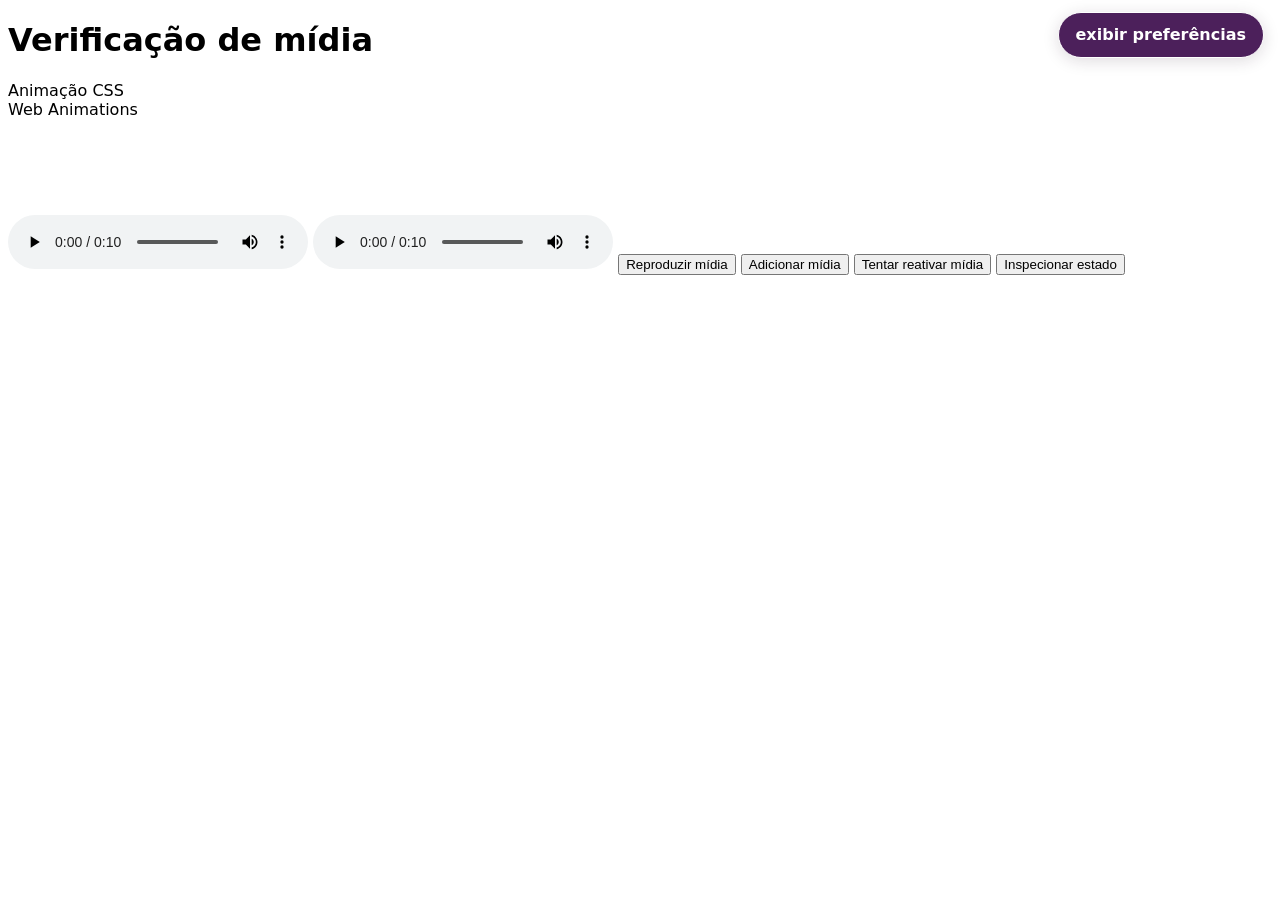
<file: testes/index.html>
<!doctype html>
<html lang="pt-BR">
  <head>
    <meta charset="utf-8">
    <meta name="viewport" content="width=device-width, initial-scale=1">
    <title>Verificação de mídia</title>
    <link rel="stylesheet" href="css/teste.css">
    <script src="../js/preferencias.js" defer></script>
    <script src="js/teste.js" defer></script>
  </head>
  <body>
    <main>
      <h1>Verificação de mídia</h1>
      <div class="animada">Animação CSS</div>
      <div id="waapi">Web Animations</div>
      <audio src="silencio.wav" loop controls></audio>
      <video src="silencio.wav" loop controls></video>
      <button id="reproduzir">Reproduzir mídia</button>
      <button id="adicionar">Adicionar mídia</button>
      <button id="reativar">Tentar reativar mídia</button>
      <button id="inspecionar">Inspecionar estado</button>
      <output id="resultado"></output>
    </main>
  </body>
</html>
</file>
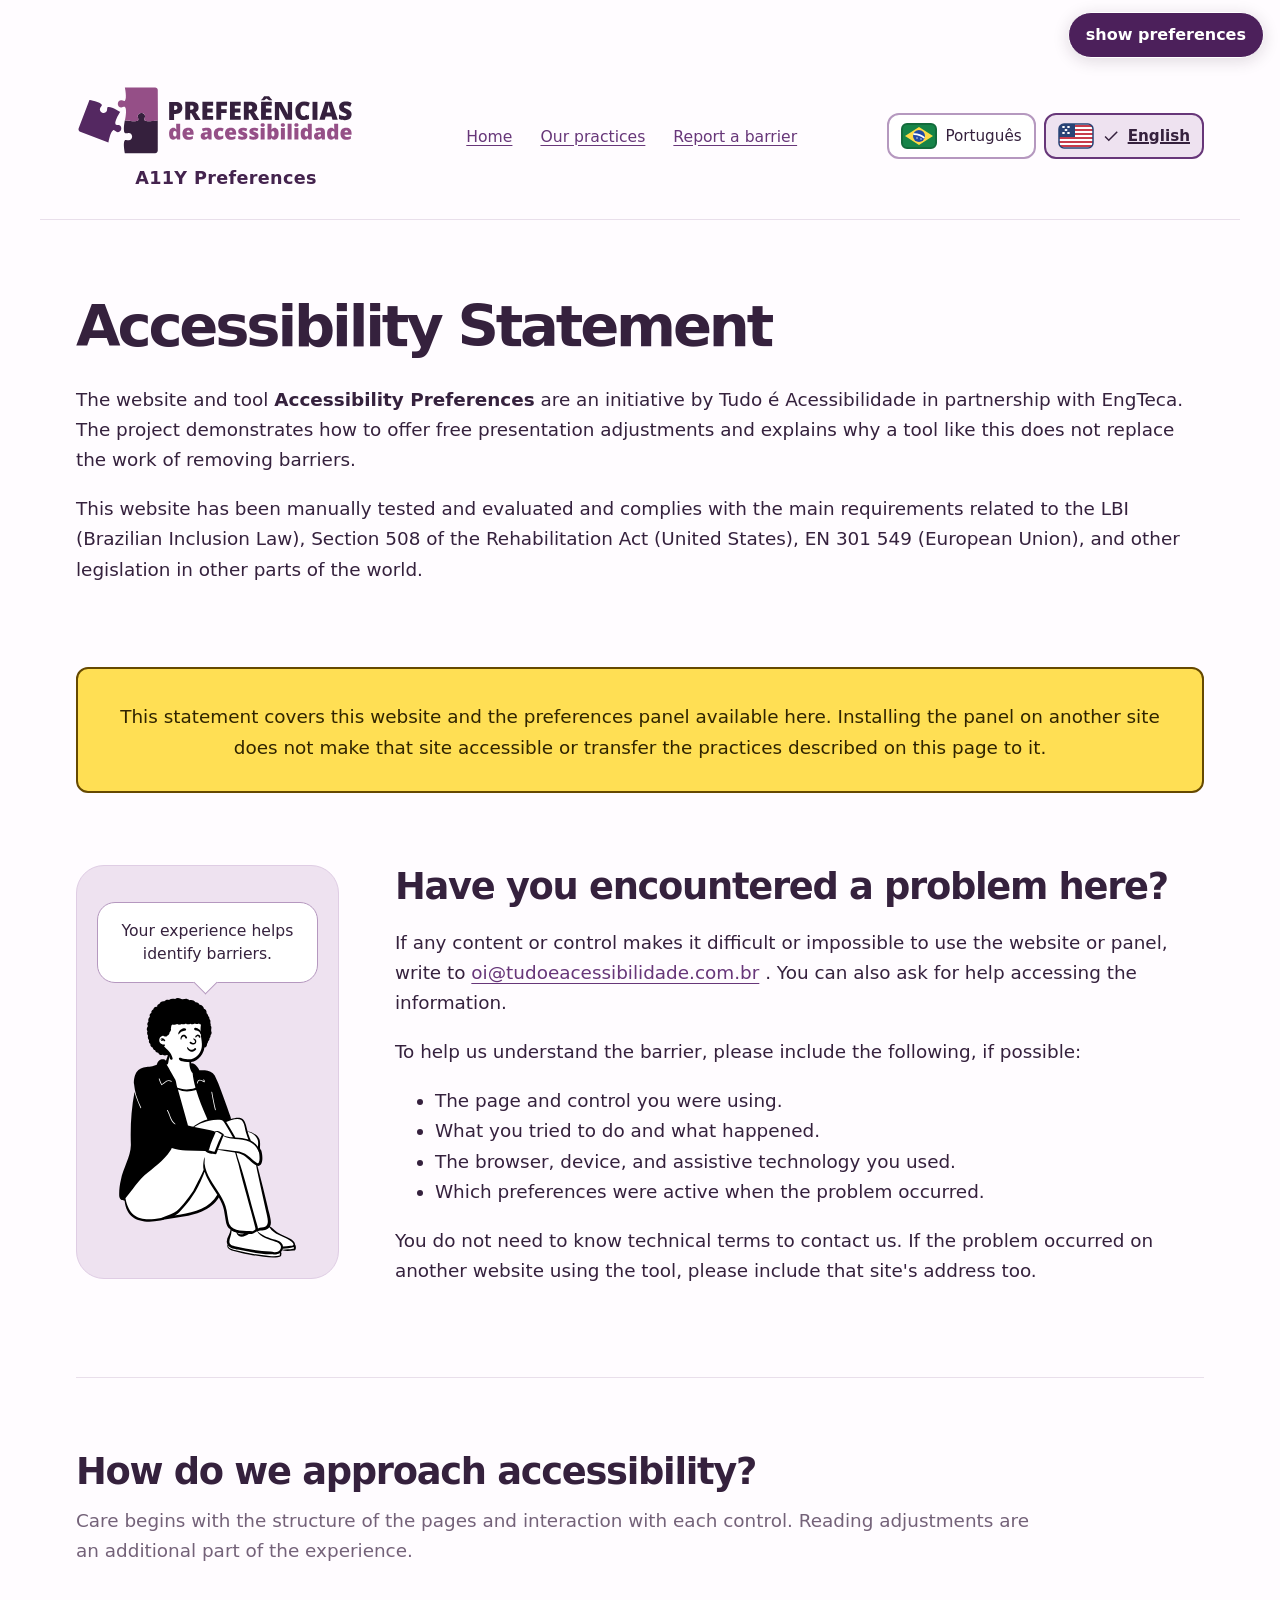
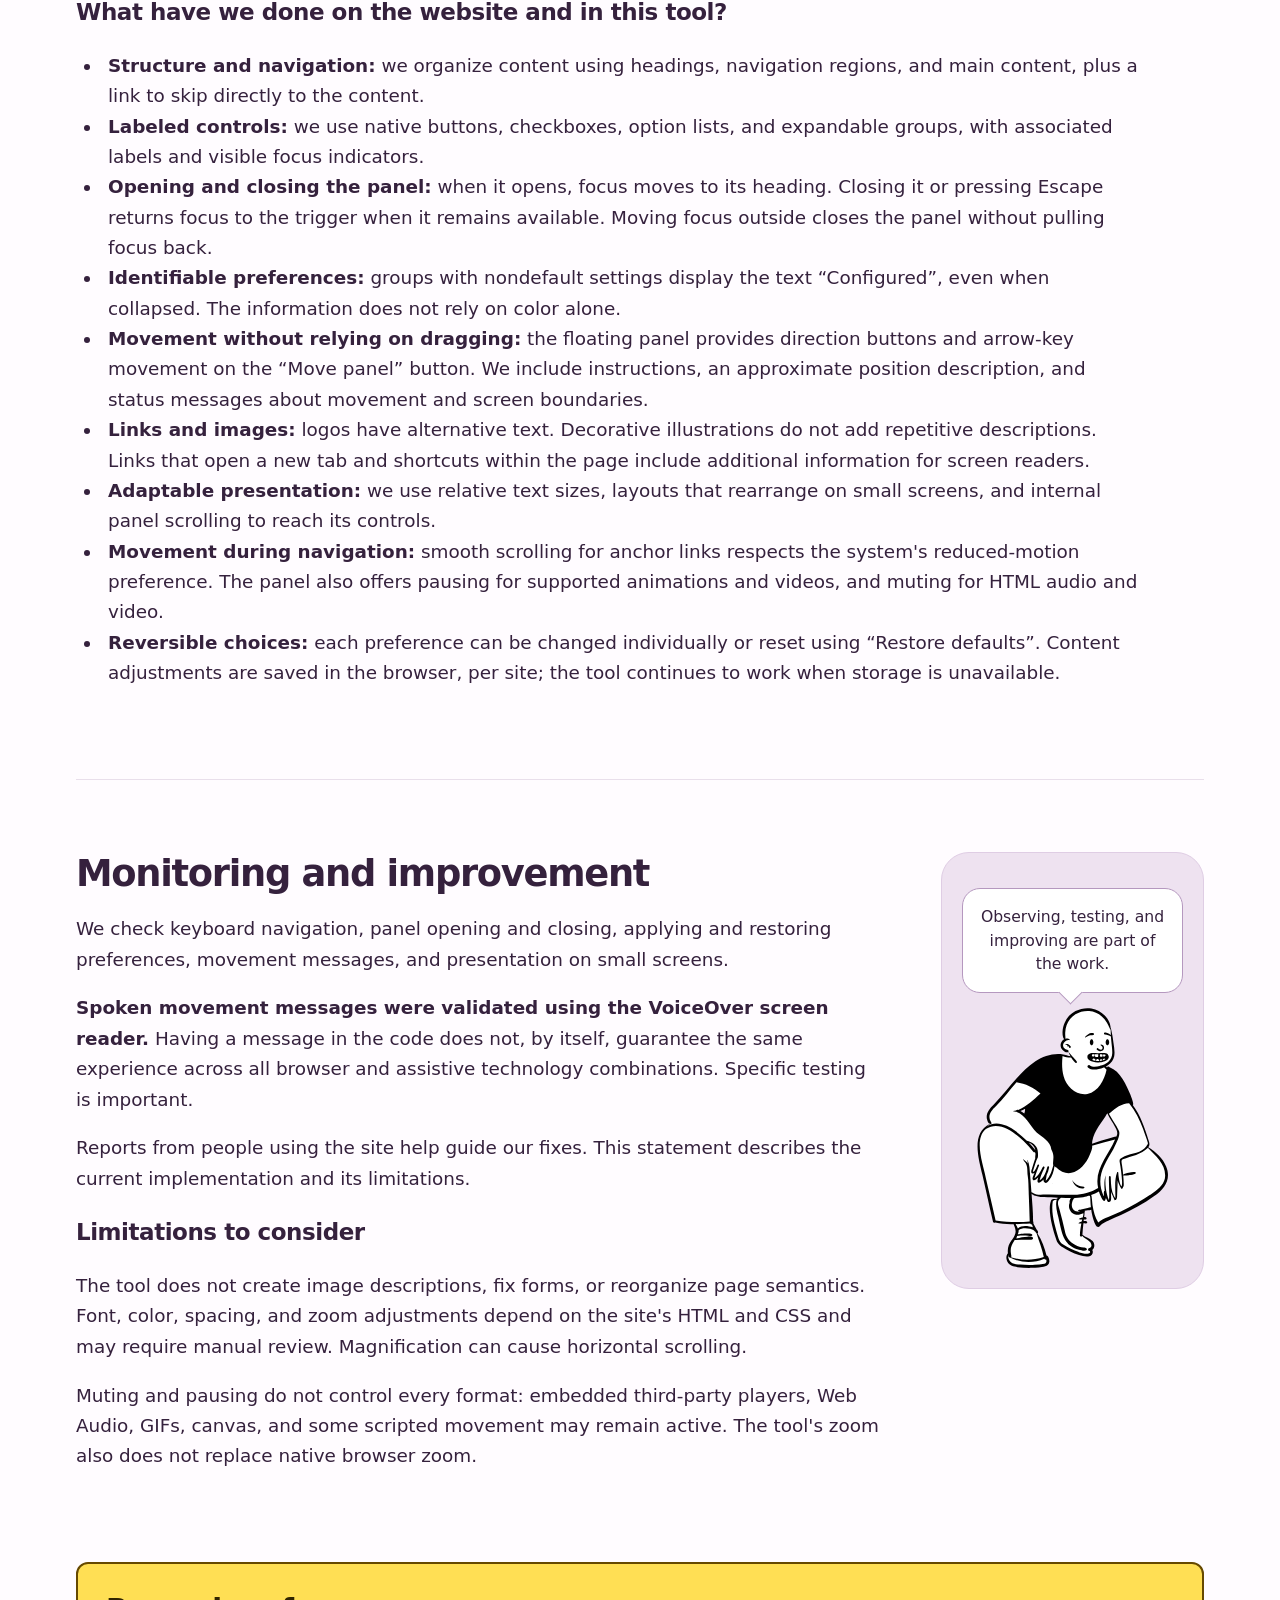
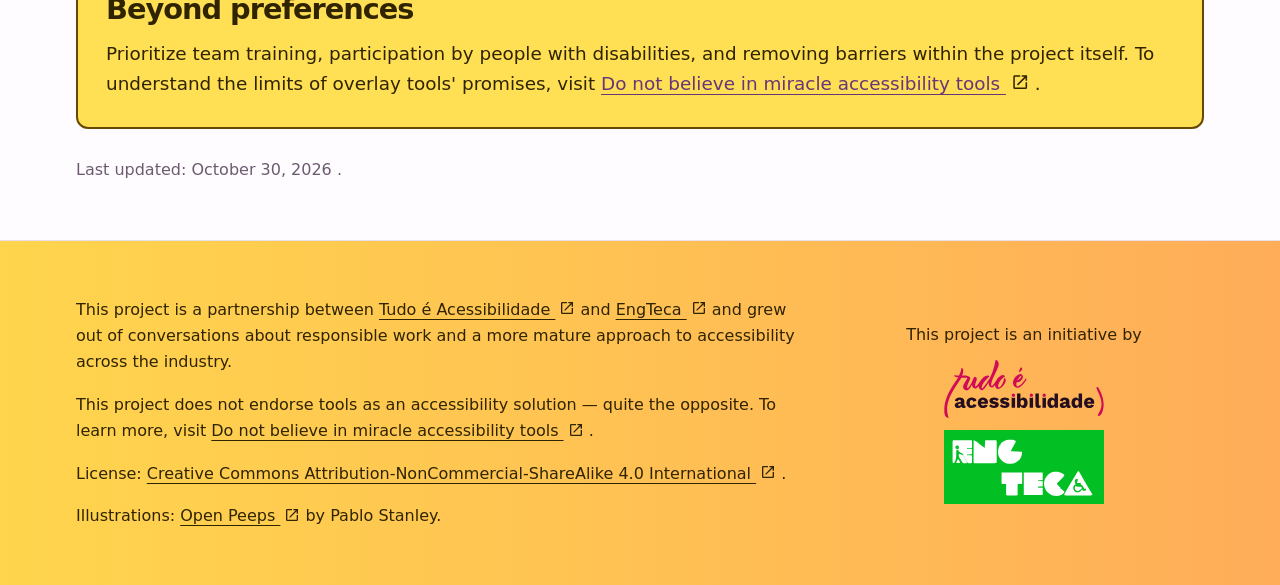
<file: accessibility-statement.html>
<!doctype html>
<html lang="en-US">
  <head>
    <meta charset="utf-8" />
    <meta name="viewport" content="width=device-width, initial-scale=1" />
    <title>Accessibility Statement — Accessibility Preferences</title>
    <meta name="description" content="Learn about our commitment, implemented practices, and accessibility limitations of the Accessibility Preferences website and tool." />
    <meta property="og:type" content="website" />
    <meta property="og:locale" content="en_US" />
    <meta property="og:title" content="Accessibility Statement — Accessibility Preferences" />
    <meta property="og:description" content="Learn about our commitment, implemented practices, and accessibility limitations of the Accessibility Preferences website and tool." />
    <meta property="og:image" content="https://preferenciasdeacessibilidade.com/img/prefers-a11y-share.jpg" />
    <meta property="og:image:type" content="image/jpeg" />
    <meta property="og:image:width" content="1200" />
    <meta property="og:image:height" content="630" />
    <meta property="og:image:alt" content="Accessibility preferences: a tool to adjust content preferences. Overlays do not remove accessibility barriers." />
    <meta name="twitter:card" content="summary_large_image" />
    <meta name="twitter:title" content="Accessibility Statement — Accessibility Preferences" />
    <meta name="twitter:description" content="Learn about our commitment, implemented practices, and accessibility limitations of the Accessibility Preferences website and tool." />
    <meta name="twitter:image" content="https://preferenciasdeacessibilidade.com/img/prefers-a11y-share.jpg" />
    <meta name="twitter:image:alt" content="Accessibility preferences: a tool to adjust content preferences. Overlays do not remove accessibility barriers." />
    <link rel="icon" href="img/favicon/favicon.ico" sizes="any" />
    <link rel="icon" type="image/png" sizes="32x32" href="img/favicon/favicon-32x32.png" />
    <link rel="icon" type="image/png" sizes="16x16" href="img/favicon/favicon-16x16.png" />
    <link rel="apple-touch-icon" sizes="180x180" href="img/favicon/apple-touch-icon.png" />
    <link rel="manifest" href="img/favicon/site.webmanifest" />
    <link rel="canonical" href="https://preferenciasdeacessibilidade.com/accessibility-statement.html" />
    <meta property="og:url" content="https://preferenciasdeacessibilidade.com/accessibility-statement.html" />
    <link rel="alternate" hreflang="pt-BR" href="https://preferenciasdeacessibilidade.com/declaracao-acessibilidade.html" />
    <link rel="alternate" hreflang="en-US" href="https://preferenciasdeacessibilidade.com/accessibility-statement.html" />
    <link rel="alternate" hreflang="x-default" href="https://preferenciasdeacessibilidade.com/declaracao-acessibilidade.html" />
    <link rel="stylesheet" href="css/demo.css" />
    <link rel="stylesheet" href="css/declaracao.css" />
    <script async src="https://www.googletagmanager.com/gtag/js?id=G-C42TWWLW29"></script>
    <script src="js/analytics.js" defer></script>
    <script src="js/language.js" defer></script>
    <script src="js/preferencias.js?v=1.10.0-reflow2" defer></script>
  </head>
  <body class="declaration-page">
    <a class="skip" href="#conteudo">
      Skip to content
      <span class="sr-only">content opens on this same page</span>
    </a>
    <header class="site-header">
      <a class="brand" href="index-en.html">
        <img src="img/logo-prefs-a11y.svg" width="280" height="76" alt="Accessibility preferences — home page" />
        <span class="brand-translation">A11Y Preferences</span>
      </a>
      <nav aria-label="Main navigation">
        <a href="index-en.html">Home</a>
        <a href="#praticas">
          Our practices
          <span class="sr-only">content opens on this same page</span>
        </a>
        <a href="#contato">
          Report a barrier
          <span class="sr-only">content opens on this same page</span>
        </a>
      </nav>
      <div role="group" class="language-switcher" aria-label="Language">
        <button type="button" data-url="declaracao-acessibilidade.html?lang=pt-BR" aria-label="Alterar para português" data-language="pt-BR" lang="pt-BR" aria-pressed="false">
          <img src="img/flag-br.svg" width="36" height="26" alt="" aria-hidden="true" />
          <svg class="language-check" xmlns="http://www.w3.org/2000/svg" viewBox="0 0 24 24" width="18" height="18" aria-hidden="true" focusable="false"><path d="M9 16.17 4.83 12l-1.42 1.41L9 19 21 7l-1.41-1.41z" /></svg>
          <span>Português</span>
        </button>
        <button type="button" data-url="accessibility-statement.html?lang=en-US" aria-label="Switch to English" data-language="en-US" lang="en-US" aria-pressed="true">
          <img src="img/flag-us.svg" width="36" height="26" alt="" aria-hidden="true" />
          <svg class="language-check" xmlns="http://www.w3.org/2000/svg" viewBox="0 0 24 24" width="18" height="18" aria-hidden="true" focusable="false"><path d="M9 16.17 4.83 12l-1.42 1.41L9 19 21 7l-1.41-1.41z" /></svg>
          <span>English</span>
        </button>
      </div>
    </header>
    <main id="conteudo" tabindex="-1">
      <section class="hero declaration-hero" aria-labelledby="titulo">
        <div class="hero-copy">
          <h1 id="titulo">Accessibility Statement</h1>
          <p>
            The website and tool
            <strong>Accessibility Preferences</strong>
            are an initiative by Tudo é Acessibilidade in partnership with EngTeca. The project demonstrates how to offer free presentation adjustments and explains why a tool like this does not replace the work of removing barriers.
          </p>
          <p>This website has been manually tested and evaluated and complies with the main requirements related to the LBI (Brazilian Inclusion Law), Section 508 of the Rehabilitation Act (United States), EN 301 549 (European Union), and other legislation in other parts of the world.</p>
        </div>
      </section>
      <aside class="notice declaration-commitment" aria-label="Scope of this statement">
        <p>This statement covers this website and the preferences panel available here. Installing the panel on another site does not make that site accessible or transfer the practices described on this page to it.</p>
      </aside>
      <section id="contato" class="section declaration-support" aria-labelledby="contato-titulo">
        <div class="declaration-portrait" aria-hidden="true">
          <p class="speech">Your experience helps identify barriers.</p>
          <img src="img/peep-1.svg" alt="" width="346" height="510" loading="lazy" />
        </div>
        <div>
          <h2 id="contato-titulo">Have you encountered a problem here?</h2>
          <p>
            If any content or control makes it difficult or impossible to use the website or panel, write to
            <a href="mailto:oi@tudoeacessibilidade.com.br">oi@tudoeacessibilidade.com.br</a>
            . You can also ask for help accessing the information.
          </p>
          <p>To help us understand the barrier, please include the following, if possible:</p>
          <ul>
            <li>The page and control you were using.</li>
            <li>What you tried to do and what happened.</li>
            <li>The browser, device, and assistive technology you used.</li>
            <li>Which preferences were active when the problem occurred.</li>
          </ul>
          <p>You do not need to know technical terms to contact us. If the problem occurred on another website using the tool, please include that site's address too.</p>
        </div>
      </section>
      <section id="praticas" class="section" aria-labelledby="praticas-titulo">
        <div class="section-heading">
          <h2 id="praticas-titulo">How do we approach accessibility?</h2>
          <p>Care begins with the structure of the pages and interaction with each control. Reading adjustments are an additional part of the experience.</p>
        </div>
        <h3>What have we done on the website and in this tool?</h3>
        <ul class="declaration-practices">
          <li>
            <strong>Structure and navigation:</strong>
            we organize content using headings, navigation regions, and main content, plus a link to skip directly to the content.
          </li>
          <li>
            <strong>Labeled controls:</strong>
            we use native buttons, checkboxes, option lists, and expandable groups, with associated labels and visible focus indicators.
          </li>
          <li>
            <strong>Opening and closing the panel:</strong>
            when it opens, focus moves to its heading. Closing it or pressing Escape returns focus to the trigger when it remains available. Moving focus outside closes the panel without pulling focus back.
          </li>
          <li>
            <strong>Identifiable preferences:</strong>
            groups with nondefault settings display the text “Configured”, even when collapsed. The information does not rely on color alone.
          </li>
          <li>
            <strong>Movement without relying on dragging:</strong>
            the floating panel provides direction buttons and arrow-key movement on the “Move panel” button. We include instructions, an approximate position description, and status messages about movement and screen boundaries.
          </li>
          <li>
            <strong>Links and images:</strong>
            logos have alternative text. Decorative illustrations do not add repetitive descriptions. Links that open a new tab and shortcuts within the page include additional information for screen readers.
          </li>
          <li>
            <strong>Adaptable presentation:</strong>
            we use relative text sizes, layouts that rearrange on small screens, and internal panel scrolling to reach its controls.
          </li>
          <li>
            <strong>Movement during navigation:</strong>
            smooth scrolling for anchor links respects the system's reduced-motion preference. The panel also offers pausing for supported animations and videos, and muting for HTML audio and video.
          </li>
          <li>
            <strong>Reversible choices:</strong>
            each preference can be changed individually or reset using “Restore defaults”. Content adjustments are saved in the browser, per site; the tool continues to work when storage is unavailable.
          </li>
        </ul>
      </section>
      <section class="section declaration-followup" aria-labelledby="acompanhamento-titulo">
        <div>
          <h2 id="acompanhamento-titulo">Monitoring and improvement</h2>
          <p>We check keyboard navigation, panel opening and closing, applying and restoring preferences, movement messages, and presentation on small screens.</p>
          <p>
            <strong>Spoken movement messages were validated using the VoiceOver screen reader.</strong>
            Having a message in the code does not, by itself, guarantee the same experience across all browser and assistive technology combinations. Specific testing is important.
          </p>
          <p>Reports from people using the site help guide our fixes. This statement describes the current implementation and its limitations.</p>
          <h3>Limitations to consider</h3>
          <p>The tool does not create image descriptions, fix forms, or reorganize page semantics. Font, color, spacing, and zoom adjustments depend on the site's HTML and CSS and may require manual review. Magnification can cause horizontal scrolling.</p>
          <p>Muting and pausing do not control every format: embedded third-party players, Web Audio, GIFs, canvas, and some scripted movement may remain active. The tool's zoom also does not replace native browser zoom.</p>
        </div>
        <div class="declaration-portrait" aria-hidden="true">
          <p class="speech">Observing, testing, and improving are part of the work.</p>
          <img src="img/peep-2.svg" alt="" width="340" height="465" loading="lazy" />
        </div>
      </section>
      <section class="notice declaration-beyond" aria-labelledby="alem-titulo">
        <h2 id="alem-titulo">Beyond preferences</h2>
        <p>
          Prioritize team training, participation by people with disabilities, and removing barriers within the project itself. To understand the limits of overlay tools' promises, visit
          <a href="https://naoacrediteemferramentasmilagrosas.com" target="_blank" rel="noopener noreferrer">
            Do not believe in miracle accessibility tools
            <span class="sr-only">(opens in a new tab)</span>
          </a>
          <svg class="external-icon" xmlns="http://www.w3.org/2000/svg" viewBox="0 0 24 24" aria-hidden="true" focusable="false"><path d="M19 19H5V5h7V3H5c-1.11 0-2 .9-2 2v14a2 2 0 0 0 2 2h14a2 2 0 0 0 2-2v-7h-2v7zM14 3v2h3.59l-9.83 9.83 1.41 1.41L19 6.41V10h2V3h-7z" /></svg>
          .
        </p>
      </section>
      <p class="declaration-updated">
        Last updated:
        <time datetime="2026-10-30">October 30, 2026</time>
        .
      </p>
    </main>
    <footer class="site-footer">
      <div class="footer-inner">
        <div class="footer-copy">
          <p>
            This project is a partnership between
            <a href="https://tudoeacessibilidade.com.br/" target="_blank" rel="noopener noreferrer">
              Tudo é Acessibilidade
              <span class="sr-only">(opens in a new tab)</span>
            </a>
            <svg class="external-icon" xmlns="http://www.w3.org/2000/svg" viewBox="0 0 24 24" aria-hidden="true" focusable="false"><path d="M19 19H5V5h7V3H5c-1.11 0-2 .9-2 2v14a2 2 0 0 0 2 2h14a2 2 0 0 0 2-2v-7h-2v7zM14 3v2h3.59l-9.83 9.83 1.41 1.41L19 6.41V10h2V3h-7z" /></svg>
            and
            <a href="https://engteca.com.br/" target="_blank" rel="noopener noreferrer">
              EngTeca
              <span class="sr-only">(opens in a new tab)</span>
            </a>
            <svg class="external-icon" xmlns="http://www.w3.org/2000/svg" viewBox="0 0 24 24" aria-hidden="true" focusable="false"><path d="M19 19H5V5h7V3H5c-1.11 0-2 .9-2 2v14a2 2 0 0 0 2 2h14a2 2 0 0 0 2-2v-7h-2v7zM14 3v2h3.59l-9.83 9.83 1.41 1.41L19 6.41V10h2V3h-7z" /></svg>
            and grew out of conversations about responsible work and a more mature approach to accessibility across the industry.
          </p>
          <p>
            This project does not endorse tools as an accessibility solution — quite the opposite. To learn more, visit
            <a href="https://naoacrediteemferramentasmilagrosas.com" target="_blank" rel="noopener noreferrer">
              Do not believe in miracle accessibility tools
              <span class="sr-only">(opens in a new tab)</span>
            </a>
            <svg class="external-icon" xmlns="http://www.w3.org/2000/svg" viewBox="0 0 24 24" aria-hidden="true" focusable="false"><path d="M19 19H5V5h7V3H5c-1.11 0-2 .9-2 2v14a2 2 0 0 0 2 2h14a2 2 0 0 0 2-2v-7h-2v7zM14 3v2h3.59l-9.83 9.83 1.41 1.41L19 6.41V10h2V3h-7z" /></svg>
            .
          </p>
          <p>
            License:
            <a href="https://creativecommons.org/licenses/by-nc-sa/4.0/deed.en" target="_blank" rel="license noopener noreferrer">
              Creative Commons Attribution-NonCommercial-ShareAlike 4.0 International
              <span class="sr-only">(opens in a new tab)</span>
            </a>
            <svg class="external-icon" xmlns="http://www.w3.org/2000/svg" viewBox="0 0 24 24" aria-hidden="true" focusable="false"><path d="M19 19H5V5h7V3H5c-1.11 0-2 .9-2 2v14a2 2 0 0 0 2 2h14a2 2 0 0 0 2-2v-7h-2v7zM14 3v2h3.59l-9.83 9.83 1.41 1.41L19 6.41V10h2V3h-7z" /></svg>
            .
          </p>
          <p>
            Illustrations:
            <a href="https://www.openpeeps.com/" target="_blank" rel="noopener noreferrer">
              Open Peeps
              <span class="sr-only">(opens in a new tab)</span>
            </a>
            <svg class="external-icon" xmlns="http://www.w3.org/2000/svg" viewBox="0 0 24 24" aria-hidden="true" focusable="false"><path d="M19 19H5V5h7V3H5c-1.11 0-2 .9-2 2v14a2 2 0 0 0 2 2h14a2 2 0 0 0 2-2v-7h-2v7zM14 3v2h3.59l-9.83 9.83 1.41 1.41L19 6.41V10h2V3h-7z" /></svg>
            by Pablo Stanley.
          </p>
        </div>
        <div class="footer-partners">
          <p>This project is an initiative by</p>
          <div class="partner-logos">
            <div class="partner-logo">
              <a href="https://tudoeacessibilidade.com.br/" target="_blank" rel="noopener noreferrer">
                <img src="img/logo-tudo-e-acessibilidade.svg" alt="Tudo é Acessibilidade" width="160" height="100" />

                <span class="sr-only">(opens in a new tab)</span>
              </a>
            </div>
            <div class="partner-logo">
              <a href="https://engteca.com.br/" target="_blank" rel="noopener noreferrer">
                <img src="img/logo-engteca.svg" alt="EngTeca" width="389" height="181" />

                <span class="sr-only">(opens in a new tab)</span>
              </a>
            </div>
          </div>
        </div>
      </div>
    </footer>
  </body>
</html>
</file>
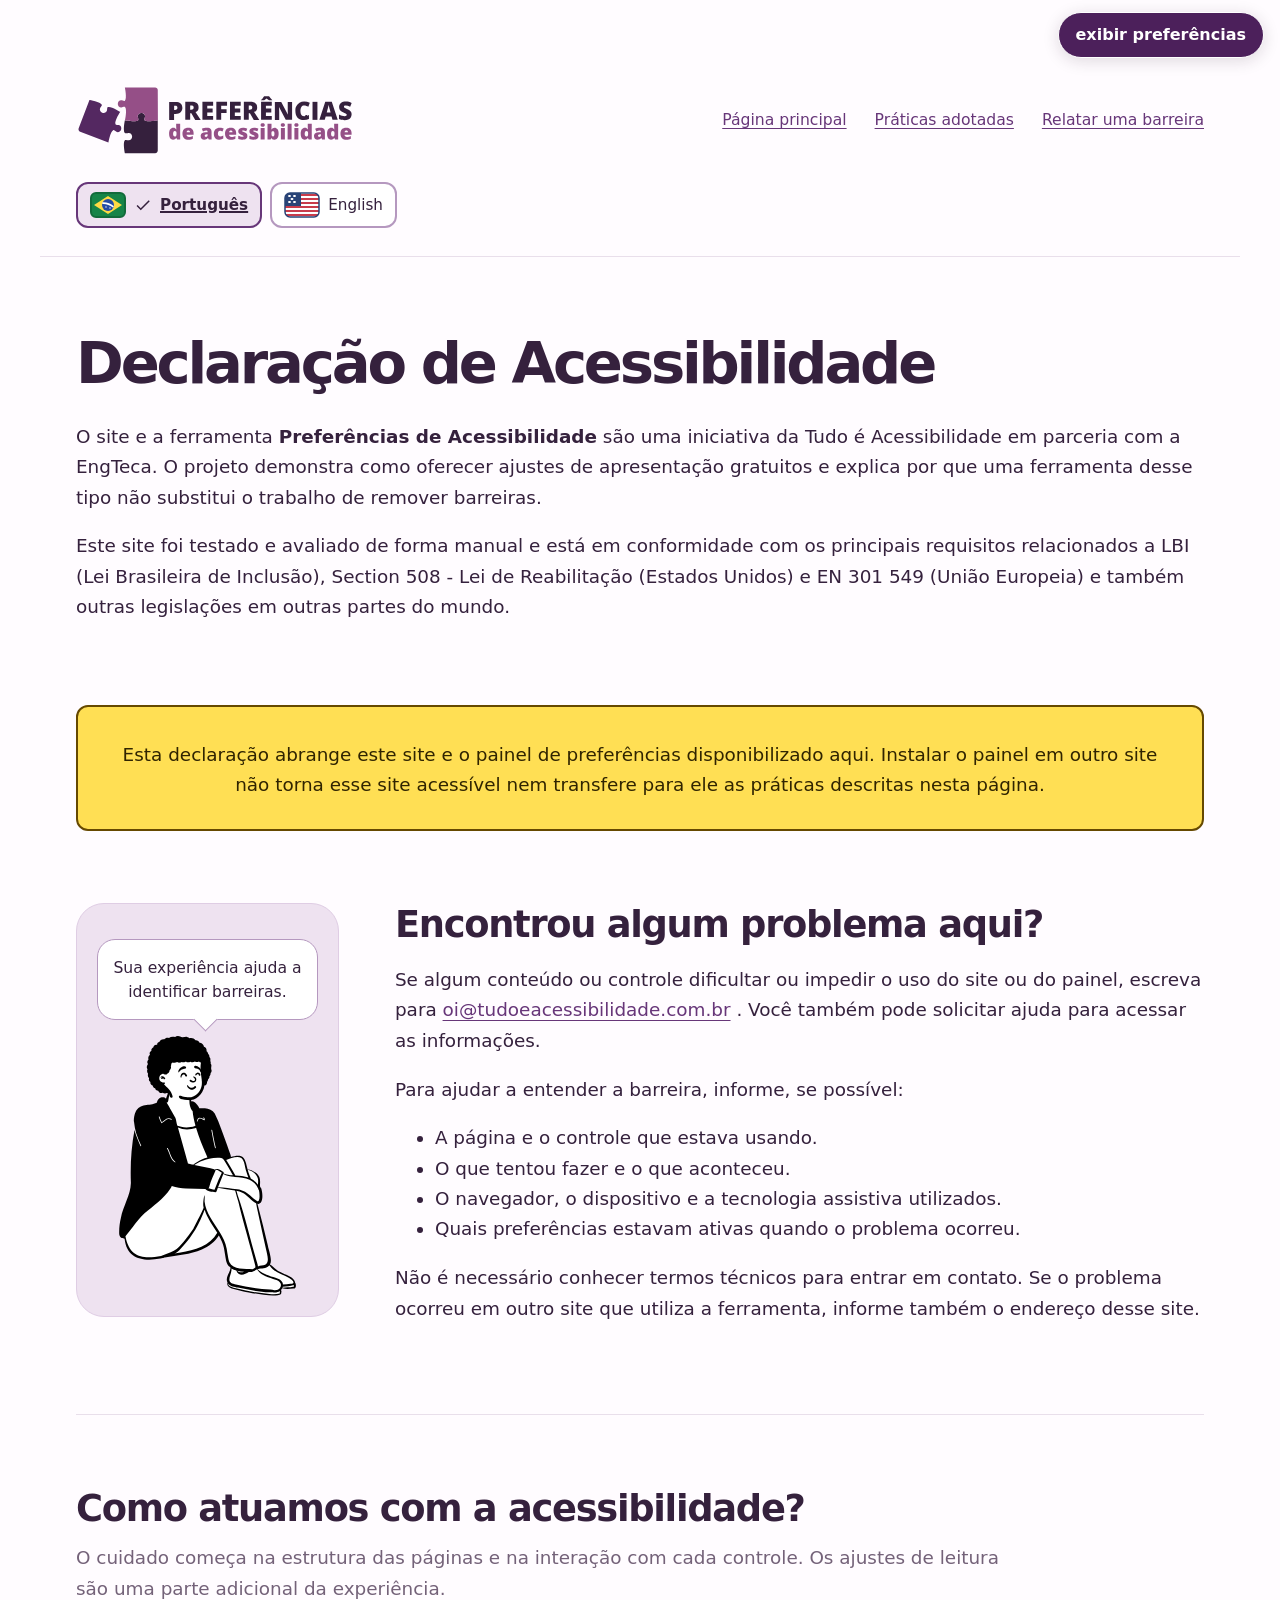
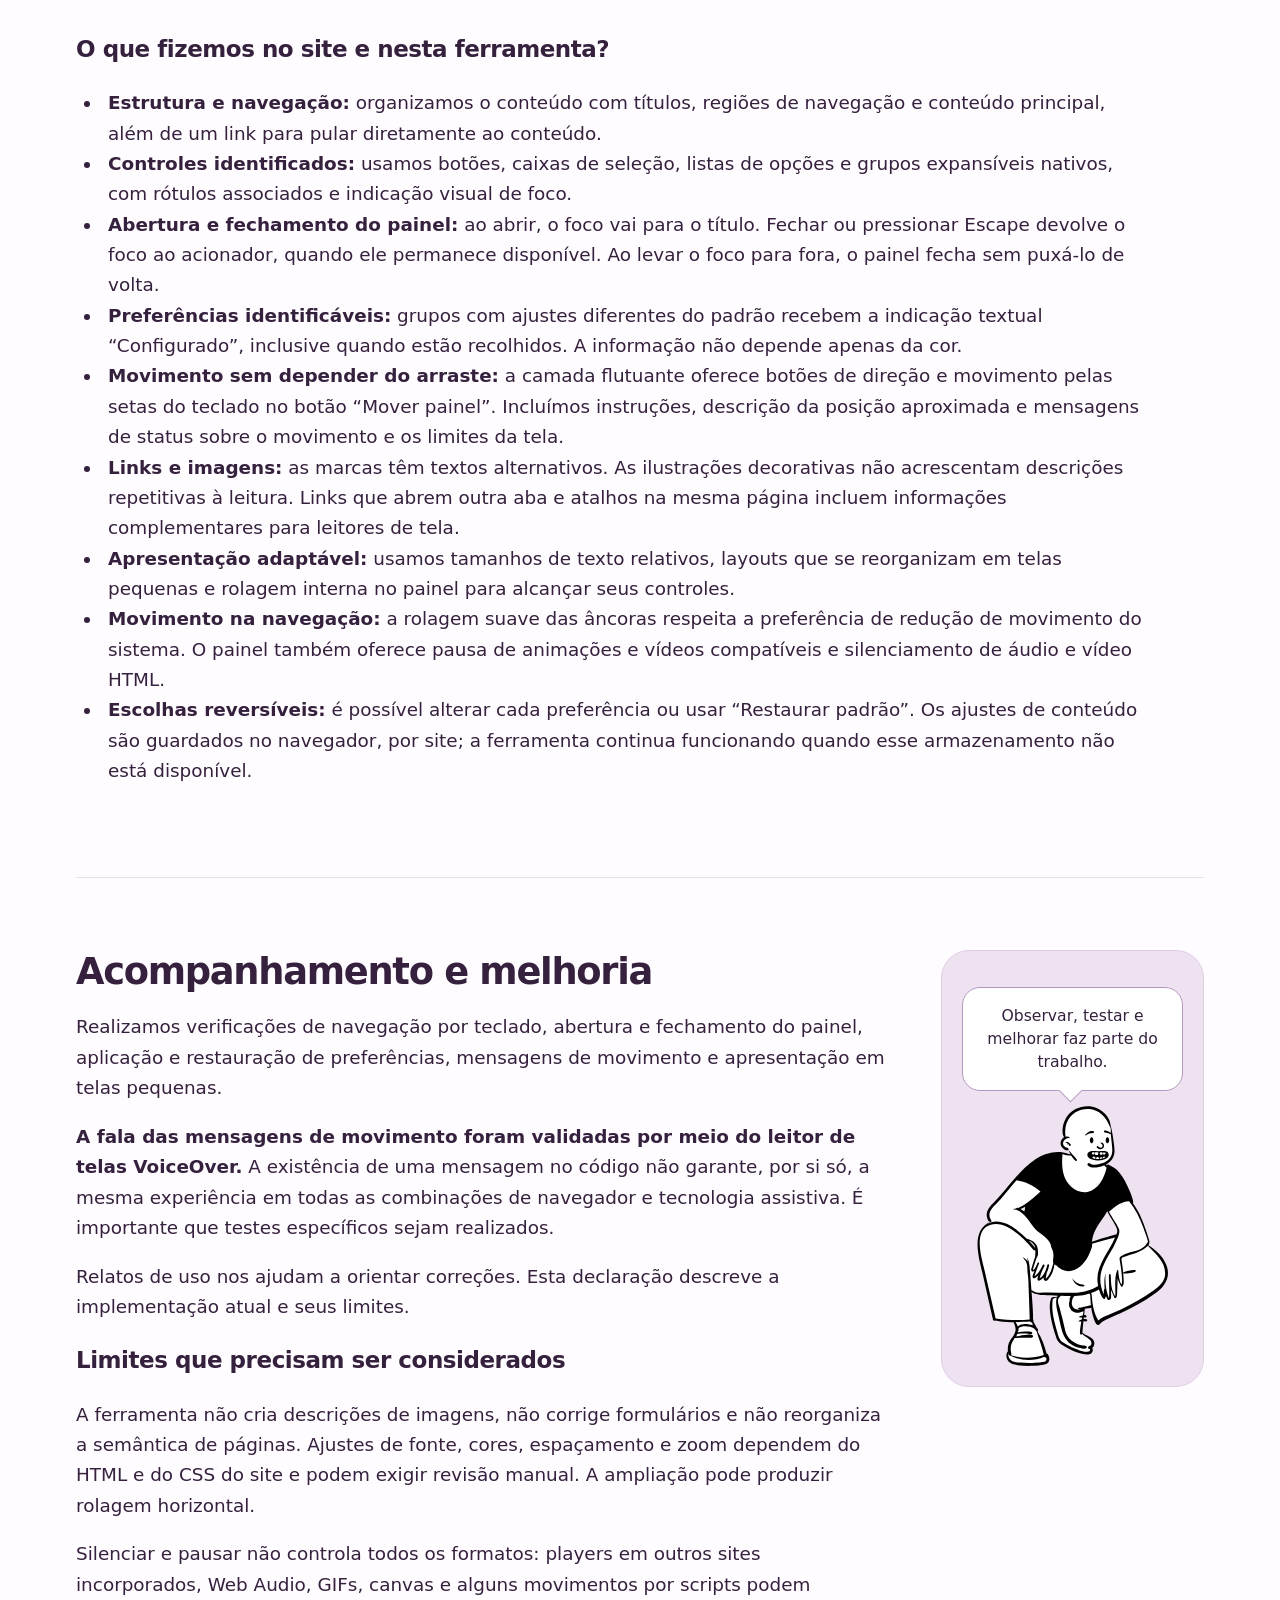
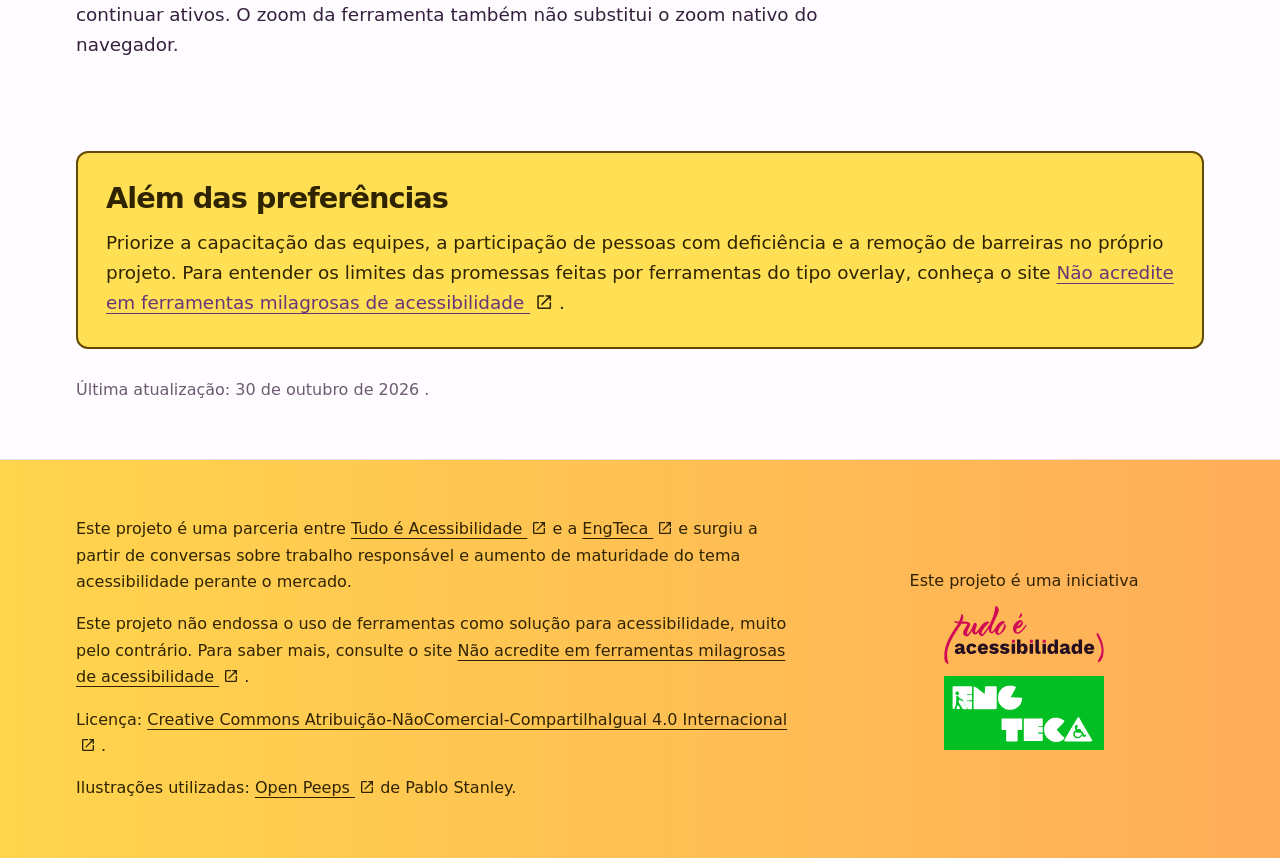
<file: declaracao-acessibilidade.html>
<!doctype html>
<html lang="pt-BR">
  <head>
    <meta charset="utf-8" />
    <meta name="viewport" content="width=device-width, initial-scale=1" />
    <title>Declaração de Acessibilidade — Preferências de Acessibilidade</title>
    <meta name="description" content="Conheça nosso compromisso, as práticas implementadas e os limites de acessibilidade do site e da ferramenta Preferências de Acessibilidade." />
    <meta property="og:type" content="website" />
    <meta property="og:locale" content="pt_BR" />
    <meta property="og:title" content="Declaração de Acessibilidade — Preferências de Acessibilidade" />
    <meta property="og:description" content="Conheça nosso compromisso, as práticas implementadas e os limites de acessibilidade do site e da ferramenta Preferências de Acessibilidade." />
    <meta property="og:image" content="https://preferenciasdeacessibilidade.com/img/prefers-a11y-share.jpg" />
    <meta property="og:image:type" content="image/jpeg" />
    <meta property="og:image:width" content="1200" />
    <meta property="og:image:height" content="630" />
    <meta property="og:image:alt" content="Preferências de acessibilidade: uma ferramenta para ajustar preferências de conteúdo. Overlays não removem barreiras de acessibilidade." />
    <meta name="twitter:card" content="summary_large_image" />
    <meta name="twitter:title" content="Declaração de Acessibilidade — Preferências de Acessibilidade" />
    <meta name="twitter:description" content="Conheça nosso compromisso, as práticas implementadas e os limites de acessibilidade do site e da ferramenta Preferências de Acessibilidade." />
    <meta name="twitter:image" content="https://preferenciasdeacessibilidade.com/img/prefers-a11y-share.jpg" />
    <meta name="twitter:image:alt" content="Preferências de acessibilidade: uma ferramenta para ajustar preferências de conteúdo. Overlays não removem barreiras de acessibilidade." />
    <link rel="icon" href="img/favicon/favicon.ico" sizes="any" />
    <link rel="icon" type="image/png" sizes="32x32" href="img/favicon/favicon-32x32.png" />
    <link rel="icon" type="image/png" sizes="16x16" href="img/favicon/favicon-16x16.png" />
    <link rel="apple-touch-icon" sizes="180x180" href="img/favicon/apple-touch-icon.png" />
    <link rel="manifest" href="img/favicon/site.webmanifest" />
    <link rel="canonical" href="https://preferenciasdeacessibilidade.com/declaracao-acessibilidade.html" />
    <meta property="og:url" content="https://preferenciasdeacessibilidade.com/declaracao-acessibilidade.html" />
    <link rel="alternate" hreflang="pt-BR" href="https://preferenciasdeacessibilidade.com/declaracao-acessibilidade.html" />
    <link rel="alternate" hreflang="en-US" href="https://preferenciasdeacessibilidade.com/accessibility-statement.html" />
    <link rel="alternate" hreflang="x-default" href="https://preferenciasdeacessibilidade.com/declaracao-acessibilidade.html" />
    <link rel="stylesheet" href="css/demo.css" />
    <link rel="stylesheet" href="css/declaracao.css" />
    <script async src="https://www.googletagmanager.com/gtag/js?id=G-C42TWWLW29"></script>
    <script src="js/analytics.js" defer></script>
    <script src="js/language.js" defer></script>
    <script src="js/preferencias.js?v=1.10.0-reflow2" defer></script>
  </head>
  <body class="declaration-page">
    <a class="skip" href="#conteudo">
      Ir para o conteúdo
      <span class="sr-only">conteúdo abre nesta mesma página</span>
    </a>
    <header class="site-header">
      <a class="brand" href="index.html"><img src="img/logo-prefs-a11y.svg" width="280" height="76" alt="Preferências de acessibilidade — página principal" /></a>
      <nav aria-label="Navegação principal">
        <a href="index.html">Página principal</a>
        <a href="#praticas">
          Práticas adotadas
          <span class="sr-only">conteúdo abre nesta mesma página</span>
        </a>
        <a href="#contato">
          Relatar uma barreira
          <span class="sr-only">conteúdo abre nesta mesma página</span>
        </a>
      </nav>
      <div role="group" class="language-switcher" aria-label="Idioma">
        <button type="button" data-url="declaracao-acessibilidade.html?lang=pt-BR" aria-label="Alterar para português" data-language="pt-BR" lang="pt-BR" aria-pressed="true">
          <img src="img/flag-br.svg" width="36" height="26" alt="" aria-hidden="true" />
          <svg class="language-check" xmlns="http://www.w3.org/2000/svg" viewBox="0 0 24 24" width="18" height="18" aria-hidden="true" focusable="false"><path d="M9 16.17 4.83 12l-1.42 1.41L9 19 21 7l-1.41-1.41z" /></svg>
          <span>Português</span>
        </button>
        <button type="button" data-url="accessibility-statement.html?lang=en-US" aria-label="Switch to English" data-language="en-US" lang="en-US" aria-pressed="false">
          <img src="img/flag-us.svg" width="36" height="26" alt="" aria-hidden="true" />
          <svg class="language-check" xmlns="http://www.w3.org/2000/svg" viewBox="0 0 24 24" width="18" height="18" aria-hidden="true" focusable="false"><path d="M9 16.17 4.83 12l-1.42 1.41L9 19 21 7l-1.41-1.41z" /></svg>
          <span>English</span>
        </button>
      </div>
    </header>
    <main id="conteudo" tabindex="-1">
      <section class="hero declaration-hero" aria-labelledby="titulo">
        <div class="hero-copy">
          <h1 id="titulo">Declaração de Acessibilidade</h1>
          <p>
            O site e a ferramenta
            <strong>Preferências de Acessibilidade</strong>
            são uma iniciativa da Tudo é Acessibilidade em parceria com a EngTeca. O projeto demonstra como oferecer ajustes de apresentação gratuitos e explica por que uma ferramenta desse tipo não substitui o trabalho de remover barreiras.
          </p>
          <p>Este site foi testado e avaliado de forma manual e está em conformidade com os principais requisitos relacionados a LBI (Lei Brasileira de Inclusão), Section 508 - Lei de Reabilitação (Estados Unidos) e EN 301 549 (União Europeia) e também outras legislações em outras partes do mundo.</p>
        </div>
      </section>
      <aside class="notice declaration-commitment" aria-label="Abrangência desta declaração">
        <p>Esta declaração abrange este site e o painel de preferências disponibilizado aqui. Instalar o painel em outro site não torna esse site acessível nem transfere para ele as práticas descritas nesta página.</p>
      </aside>
      <section id="contato" class="section declaration-support" aria-labelledby="contato-titulo">
        <div class="declaration-portrait" aria-hidden="true">
          <p class="speech">Sua experiência ajuda a identificar barreiras.</p>
          <img src="img/peep-1.svg" alt="" width="346" height="510" loading="lazy" />
        </div>
        <div>
          <h2 id="contato-titulo">Encontrou algum problema aqui?</h2>
          <p>
            Se algum conteúdo ou controle dificultar ou impedir o uso do site ou do painel, escreva para
            <a href="mailto:oi@tudoeacessibilidade.com.br">oi@tudoeacessibilidade.com.br</a>
            . Você também pode solicitar ajuda para acessar as informações.
          </p>
          <p>Para ajudar a entender a barreira, informe, se possível:</p>
          <ul>
            <li>A página e o controle que estava usando.</li>
            <li>O que tentou fazer e o que aconteceu.</li>
            <li>O navegador, o dispositivo e a tecnologia assistiva utilizados.</li>
            <li>Quais preferências estavam ativas quando o problema ocorreu.</li>
          </ul>
          <p>Não é necessário conhecer termos técnicos para entrar em contato. Se o problema ocorreu em outro site que utiliza a ferramenta, informe também o endereço desse site.</p>
        </div>
      </section>
      <section id="praticas" class="section" aria-labelledby="praticas-titulo">
        <div class="section-heading">
          <h2 id="praticas-titulo">Como atuamos com a acessibilidade?</h2>
          <p>O cuidado começa na estrutura das páginas e na interação com cada controle. Os ajustes de leitura são uma parte adicional da experiência.</p>
        </div>
        <h3>O que fizemos no site e nesta ferramenta?</h3>
        <ul class="declaration-practices">
          <li>
            <strong>Estrutura e navegação:</strong>
            organizamos o conteúdo com títulos, regiões de navegação e conteúdo principal, além de um link para pular diretamente ao conteúdo.
          </li>
          <li>
            <strong>Controles identificados:</strong>
            usamos botões, caixas de seleção, listas de opções e grupos expansíveis nativos, com rótulos associados e indicação visual de foco.
          </li>
          <li>
            <strong>Abertura e fechamento do painel:</strong>
            ao abrir, o foco vai para o título. Fechar ou pressionar Escape devolve o foco ao acionador, quando ele permanece disponível. Ao levar o foco para fora, o painel fecha sem puxá-lo de volta.
          </li>
          <li>
            <strong>Preferências identificáveis:</strong>
            grupos com ajustes diferentes do padrão recebem a indicação textual “Configurado”, inclusive quando estão recolhidos. A informação não depende apenas da cor.
          </li>
          <li>
            <strong>Movimento sem depender do arraste:</strong>
            a camada flutuante oferece botões de direção e movimento pelas setas do teclado no botão “Mover painel”. Incluímos instruções, descrição da posição aproximada e mensagens de status sobre o movimento e os limites da tela.
          </li>
          <li>
            <strong>Links e imagens:</strong>
            as marcas têm textos alternativos. As ilustrações decorativas não acrescentam descrições repetitivas à leitura. Links que abrem outra aba e atalhos na mesma página incluem informações complementares para leitores de tela.
          </li>
          <li>
            <strong>Apresentação adaptável:</strong>
            usamos tamanhos de texto relativos, layouts que se reorganizam em telas pequenas e rolagem interna no painel para alcançar seus controles.
          </li>
          <li>
            <strong>Movimento na navegação:</strong>
            a rolagem suave das âncoras respeita a preferência de redução de movimento do sistema. O painel também oferece pausa de animações e vídeos compatíveis e silenciamento de áudio e vídeo HTML.
          </li>
          <li>
            <strong>Escolhas reversíveis:</strong>
            é possível alterar cada preferência ou usar “Restaurar padrão”. Os ajustes de conteúdo são guardados no navegador, por site; a ferramenta continua funcionando quando esse armazenamento não está disponível.
          </li>
        </ul>
      </section>
      <section class="section declaration-followup" aria-labelledby="acompanhamento-titulo">
        <div>
          <h2 id="acompanhamento-titulo">Acompanhamento e melhoria</h2>
          <p>Realizamos verificações de navegação por teclado, abertura e fechamento do painel, aplicação e restauração de preferências, mensagens de movimento e apresentação em telas pequenas.</p>
          <p>
            <strong>A fala das mensagens de movimento foram validadas por meio do leitor de telas VoiceOver.</strong>
            A existência de uma mensagem no código não garante, por si só, a mesma experiência em todas as combinações de navegador e tecnologia assistiva. É importante que testes específicos sejam realizados.
          </p>
          <p>Relatos de uso nos ajudam a orientar correções. Esta declaração descreve a implementação atual e seus limites.</p>
          <h3>Limites que precisam ser considerados</h3>
          <p>A ferramenta não cria descrições de imagens, não corrige formulários e não reorganiza a semântica de páginas. Ajustes de fonte, cores, espaçamento e zoom dependem do HTML e do CSS do site e podem exigir revisão manual. A ampliação pode produzir rolagem horizontal.</p>
          <p>Silenciar e pausar não controla todos os formatos: players em outros sites incorporados, Web Audio, GIFs, canvas e alguns movimentos por scripts podem continuar ativos. O zoom da ferramenta também não substitui o zoom nativo do navegador.</p>
        </div>
        <div class="declaration-portrait" aria-hidden="true">
          <p class="speech">Observar, testar e melhorar faz parte do trabalho.</p>
          <img src="img/peep-2.svg" alt="" width="340" height="465" loading="lazy" />
        </div>
      </section>
      <section class="notice declaration-beyond" aria-labelledby="alem-titulo">
        <h2 id="alem-titulo">Além das preferências</h2>
        <p>
          Priorize a capacitação das equipes, a participação de pessoas com deficiência e a remoção de barreiras no próprio projeto. Para entender os limites das promessas feitas por ferramentas do tipo overlay, conheça o site
          <a href="https://naoacrediteemferramentasmilagrosas.com" target="_blank" rel="noopener noreferrer">
            Não acredite em ferramentas milagrosas de acessibilidade
            <span class="sr-only">(abre em uma nova aba)</span>
          </a>
          <svg class="external-icon" xmlns="http://www.w3.org/2000/svg" viewBox="0 0 24 24" aria-hidden="true" focusable="false"><path d="M19 19H5V5h7V3H5c-1.11 0-2 .9-2 2v14a2 2 0 0 0 2 2h14a2 2 0 0 0 2-2v-7h-2v7zM14 3v2h3.59l-9.83 9.83 1.41 1.41L19 6.41V10h2V3h-7z" /></svg>
          .
        </p>
      </section>
      <p class="declaration-updated">
        Última atualização:
        <time datetime="2026-10-30">30 de outubro de 2026</time>
        .
      </p>
    </main>
    <footer class="site-footer">
      <div class="footer-inner">
        <div class="footer-copy">
          <p>
            Este projeto é uma parceria entre
            <a href="https://tudoeacessibilidade.com.br/" target="_blank" rel="noopener noreferrer">
              Tudo é Acessibilidade
              <span class="sr-only">(abre em uma nova aba)</span>
            </a>
            <svg class="external-icon" xmlns="http://www.w3.org/2000/svg" viewBox="0 0 24 24" aria-hidden="true" focusable="false"><path d="M19 19H5V5h7V3H5c-1.11 0-2 .9-2 2v14a2 2 0 0 0 2 2h14a2 2 0 0 0 2-2v-7h-2v7zM14 3v2h3.59l-9.83 9.83 1.41 1.41L19 6.41V10h2V3h-7z" /></svg>
            e a
            <a href="https://engteca.com.br/" target="_blank" rel="noopener noreferrer">
              EngTeca
              <span class="sr-only">(abre em uma nova aba)</span>
            </a>
            <svg class="external-icon" xmlns="http://www.w3.org/2000/svg" viewBox="0 0 24 24" aria-hidden="true" focusable="false"><path d="M19 19H5V5h7V3H5c-1.11 0-2 .9-2 2v14a2 2 0 0 0 2 2h14a2 2 0 0 0 2-2v-7h-2v7zM14 3v2h3.59l-9.83 9.83 1.41 1.41L19 6.41V10h2V3h-7z" /></svg>
            e surgiu a partir de conversas sobre trabalho responsável e aumento de maturidade do tema acessibilidade perante o mercado.
          </p>
          <p>
            Este projeto não endossa o uso de ferramentas como solução para acessibilidade, muito pelo contrário. Para saber mais, consulte o site
            <a href="https://naoacrediteemferramentasmilagrosas.com" target="_blank" rel="noopener noreferrer">
              Não acredite em ferramentas milagrosas de acessibilidade
              <span class="sr-only">(abre em uma nova aba)</span>
            </a>
            <svg class="external-icon" xmlns="http://www.w3.org/2000/svg" viewBox="0 0 24 24" aria-hidden="true" focusable="false"><path d="M19 19H5V5h7V3H5c-1.11 0-2 .9-2 2v14a2 2 0 0 0 2 2h14a2 2 0 0 0 2-2v-7h-2v7zM14 3v2h3.59l-9.83 9.83 1.41 1.41L19 6.41V10h2V3h-7z" /></svg>
            .
          </p>
          <p>
            Licença:
            <a href="https://creativecommons.org/licenses/by-nc-sa/4.0/deed.pt-br" target="_blank" rel="license noopener noreferrer">
              Creative Commons Atribuição-NãoComercial-CompartilhaIgual 4.0 Internacional
              <span class="sr-only">(abre em uma nova aba)</span>
            </a>
            <svg class="external-icon" xmlns="http://www.w3.org/2000/svg" viewBox="0 0 24 24" aria-hidden="true" focusable="false"><path d="M19 19H5V5h7V3H5c-1.11 0-2 .9-2 2v14a2 2 0 0 0 2 2h14a2 2 0 0 0 2-2v-7h-2v7zM14 3v2h3.59l-9.83 9.83 1.41 1.41L19 6.41V10h2V3h-7z" /></svg>
            .
          </p>
          <p>
            Ilustrações utilizadas:
            <a href="https://www.openpeeps.com/" target="_blank" rel="noopener noreferrer">
              Open Peeps
              <span class="sr-only">(abre em uma nova aba)</span>
            </a>
            <svg class="external-icon" xmlns="http://www.w3.org/2000/svg" viewBox="0 0 24 24" aria-hidden="true" focusable="false"><path d="M19 19H5V5h7V3H5c-1.11 0-2 .9-2 2v14a2 2 0 0 0 2 2h14a2 2 0 0 0 2-2v-7h-2v7zM14 3v2h3.59l-9.83 9.83 1.41 1.41L19 6.41V10h2V3h-7z" /></svg>
            de Pablo Stanley.
          </p>
        </div>
        <div class="footer-partners">
          <p>Este projeto é uma iniciativa</p>
          <div class="partner-logos">
            <div class="partner-logo">
              <a href="https://tudoeacessibilidade.com.br/" target="_blank" rel="noopener noreferrer">
                <img src="img/logo-tudo-e-acessibilidade.svg" alt="Tudo é Acessibilidade" width="160" height="100" />

                <span class="sr-only">(abre em uma nova aba)</span>
              </a>
            </div>
            <div class="partner-logo">
              <a href="https://engteca.com.br/" target="_blank" rel="noopener noreferrer">
                <img src="img/logo-engteca.svg" alt="EngTeca" width="389" height="181" />

                <span class="sr-only">(abre em uma nova aba)</span>
              </a>
            </div>
          </div>
        </div>
      </div>
    </footer>
  </body>
</html>
</file>
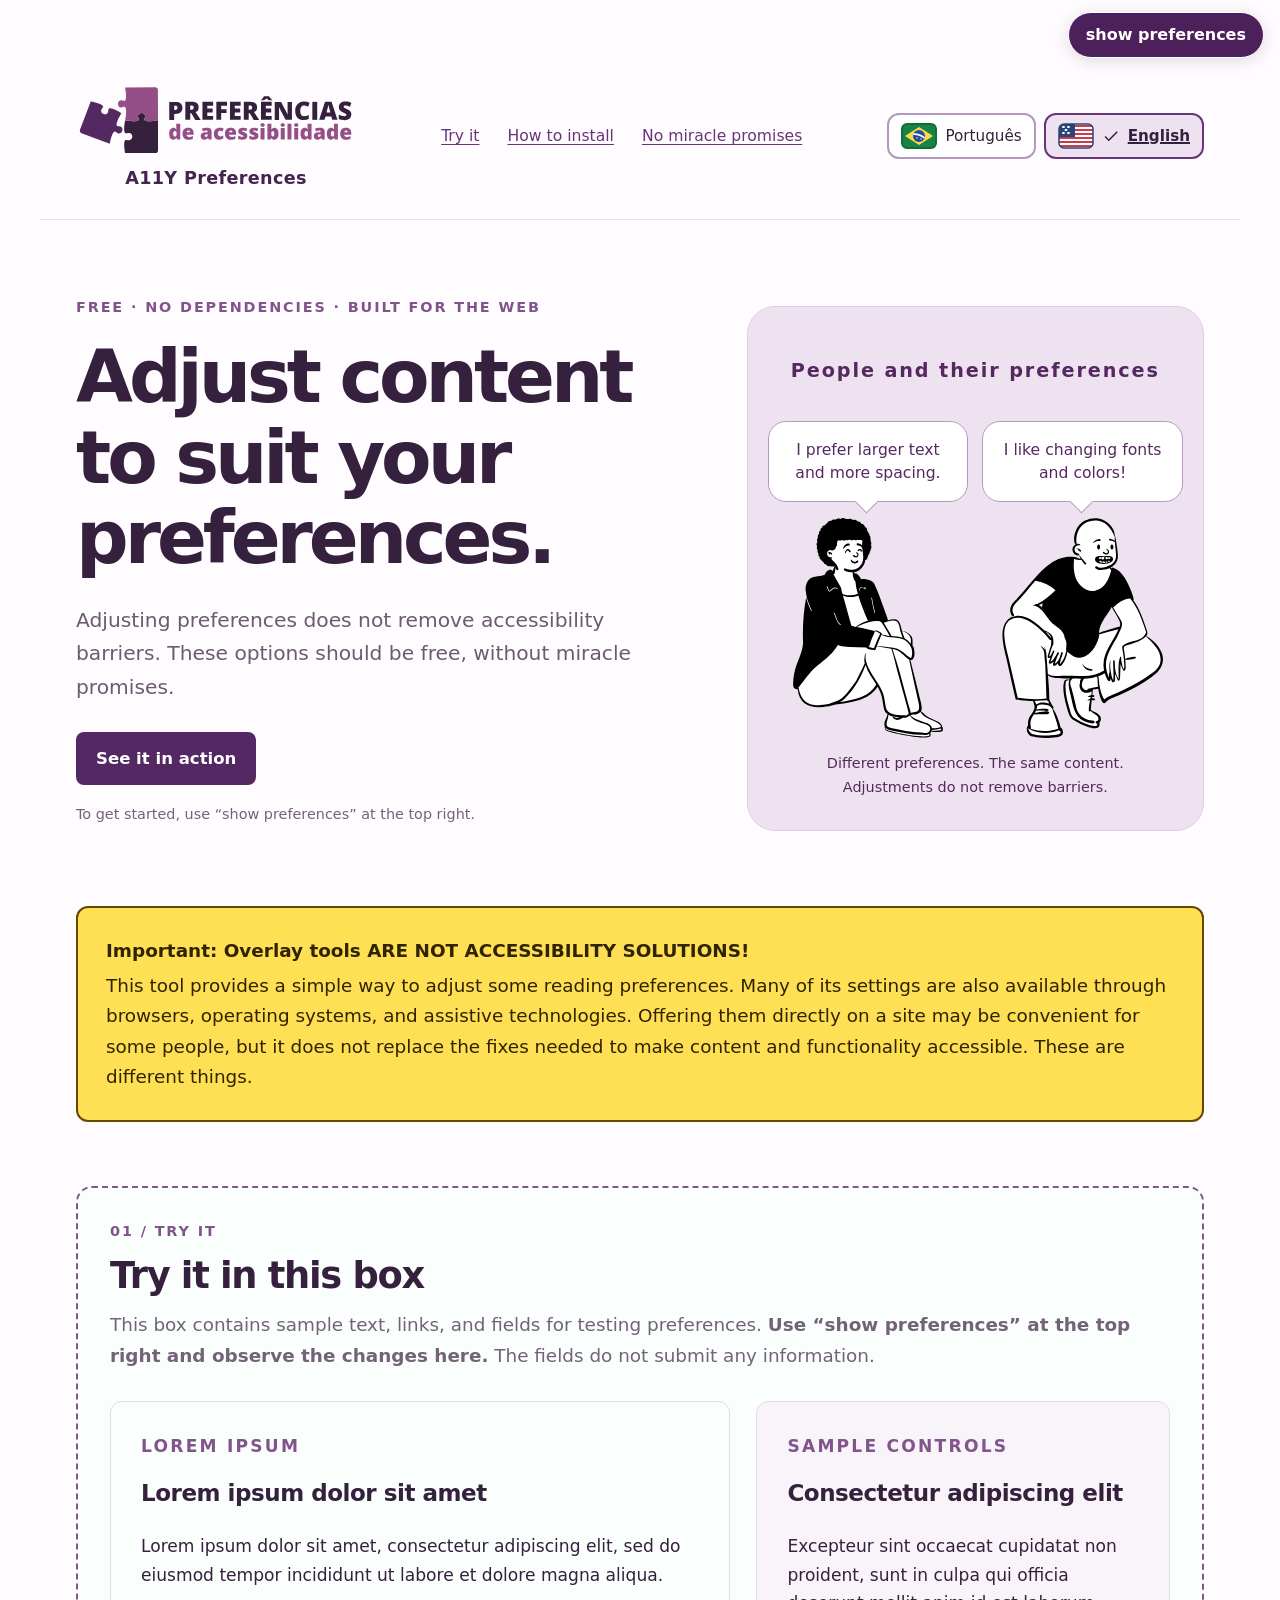
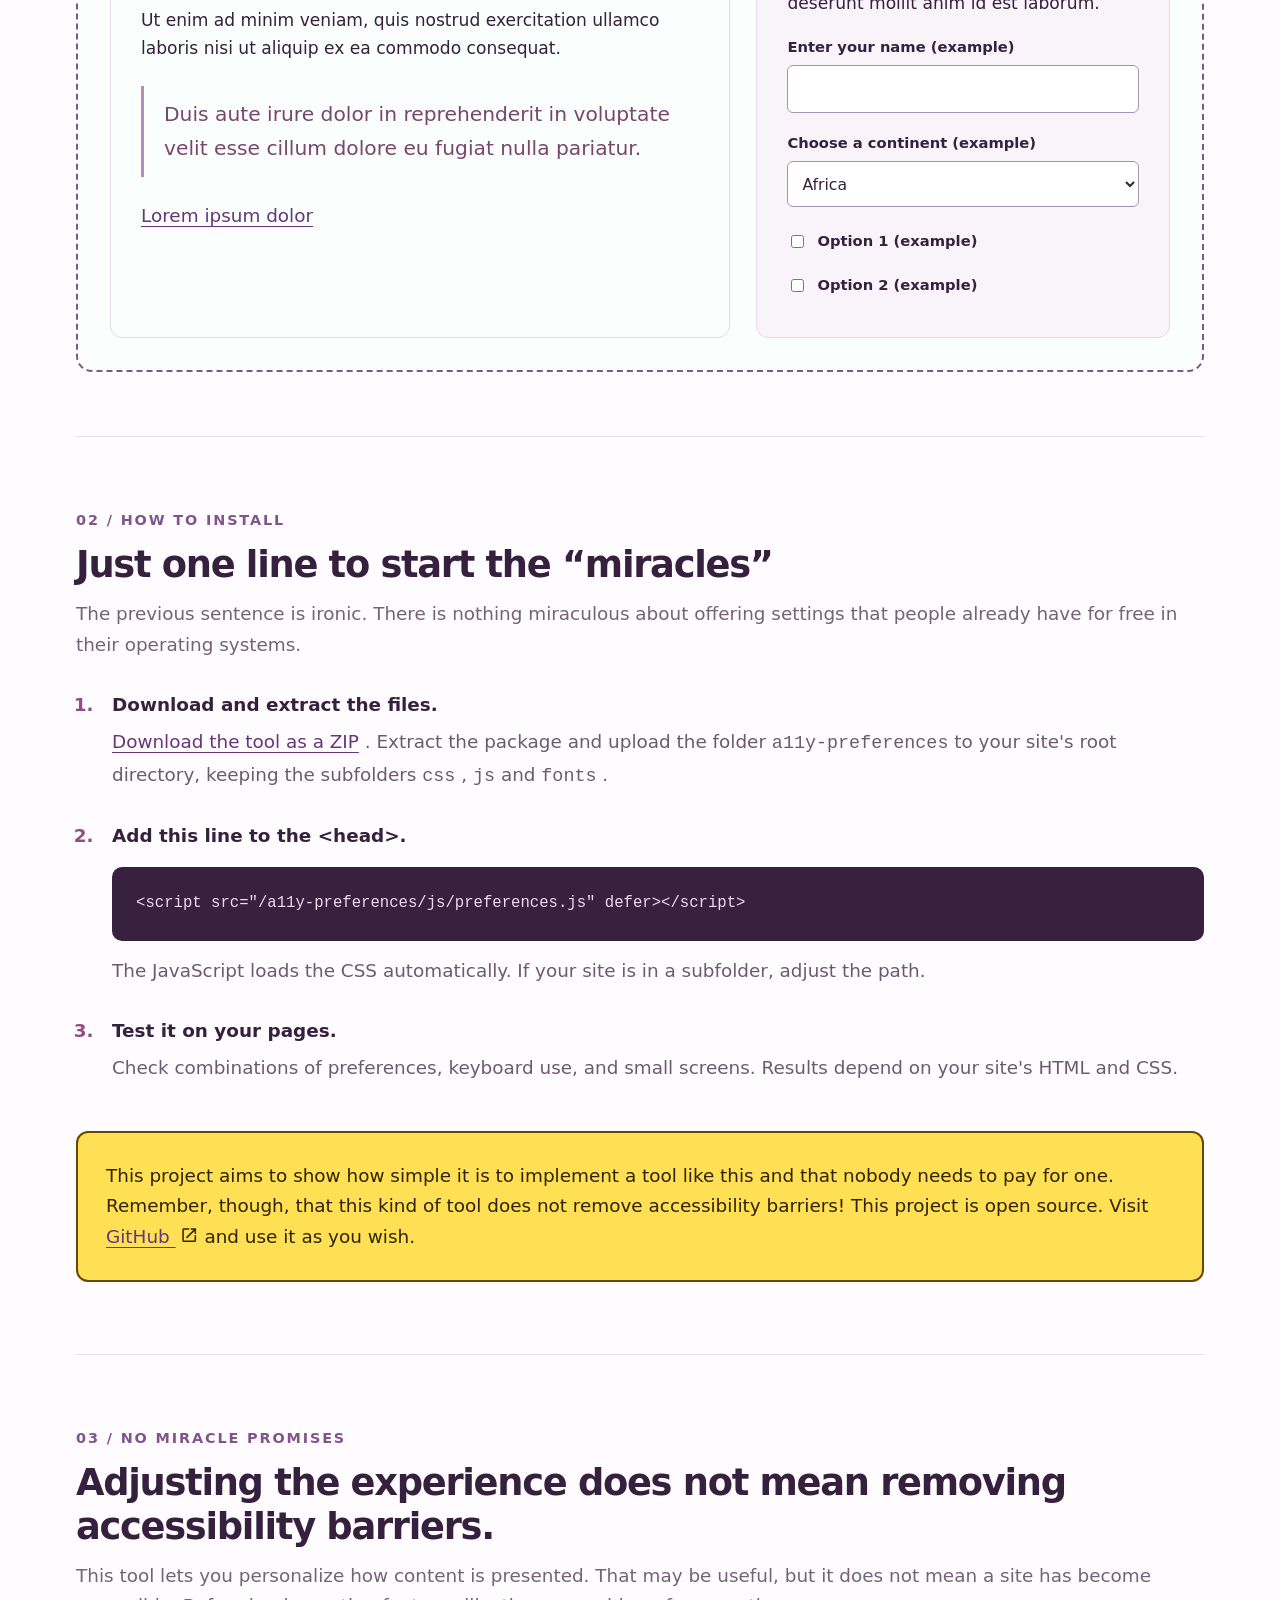
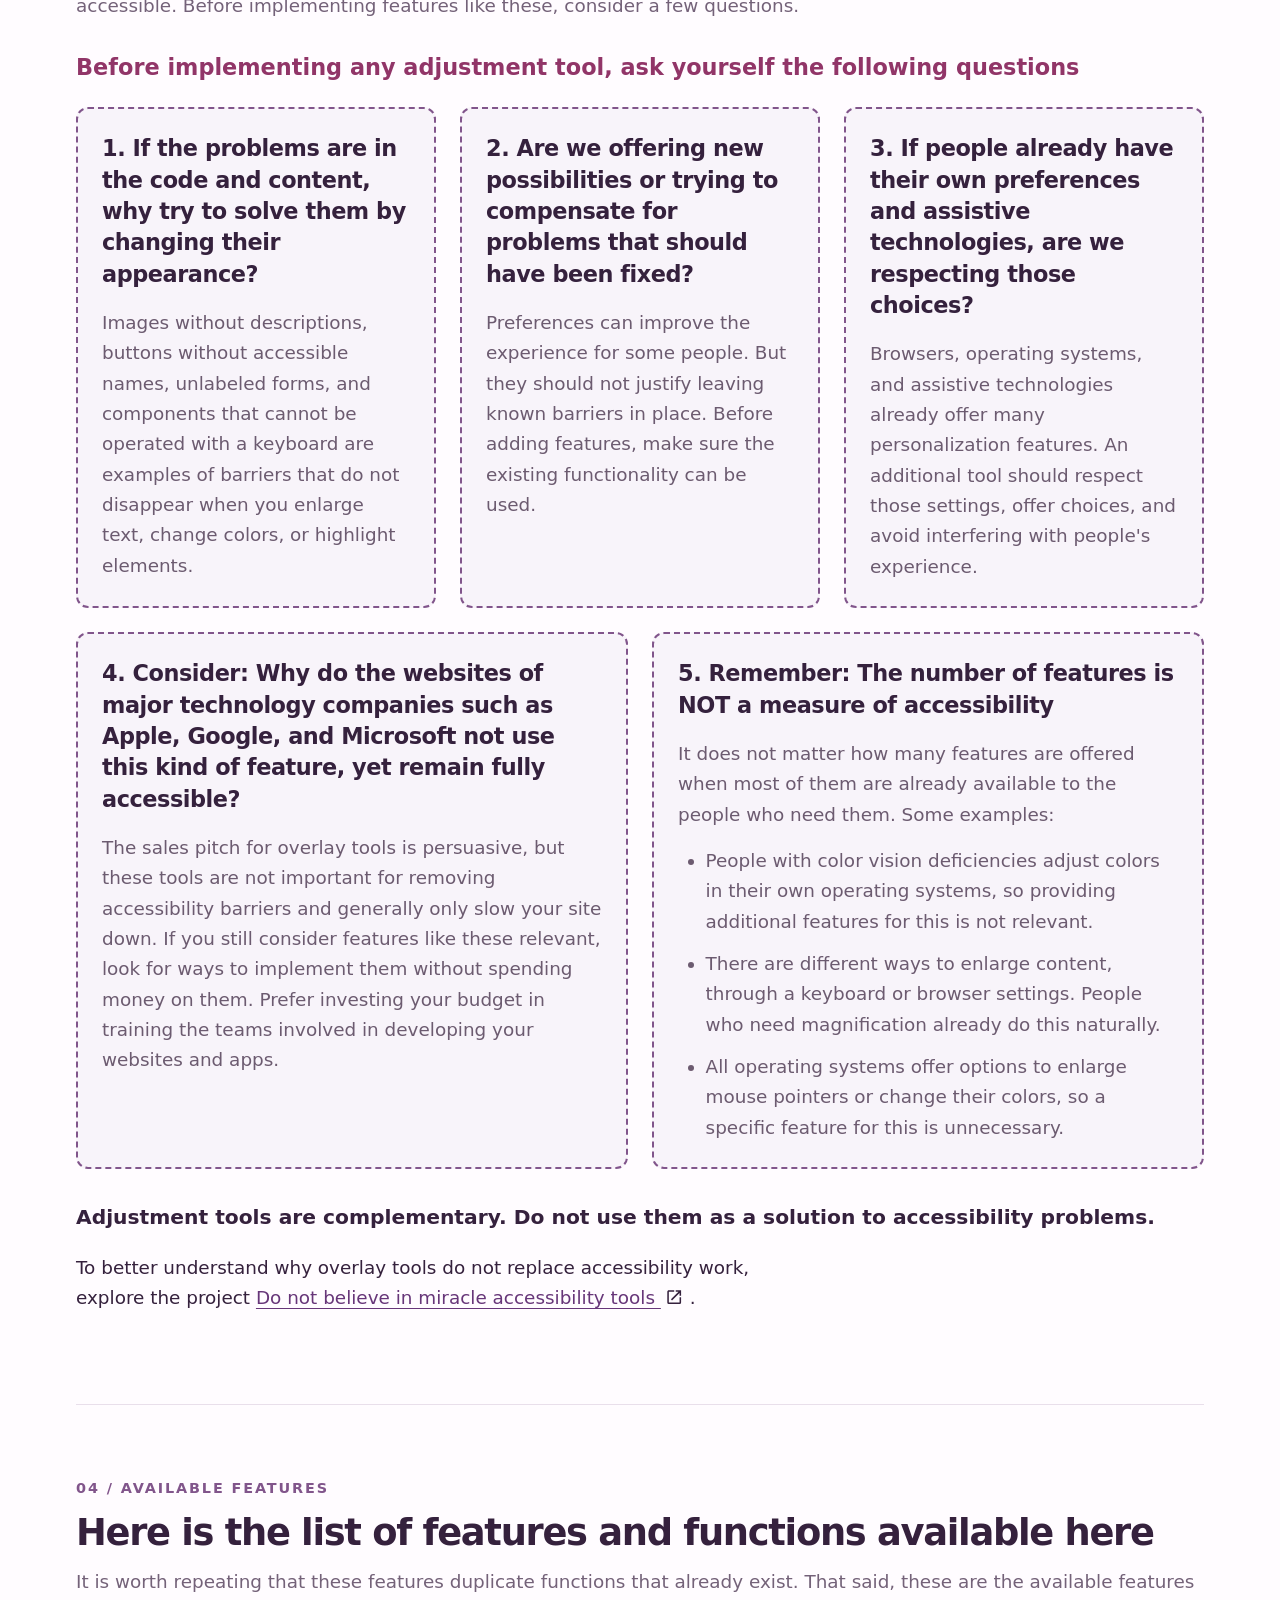
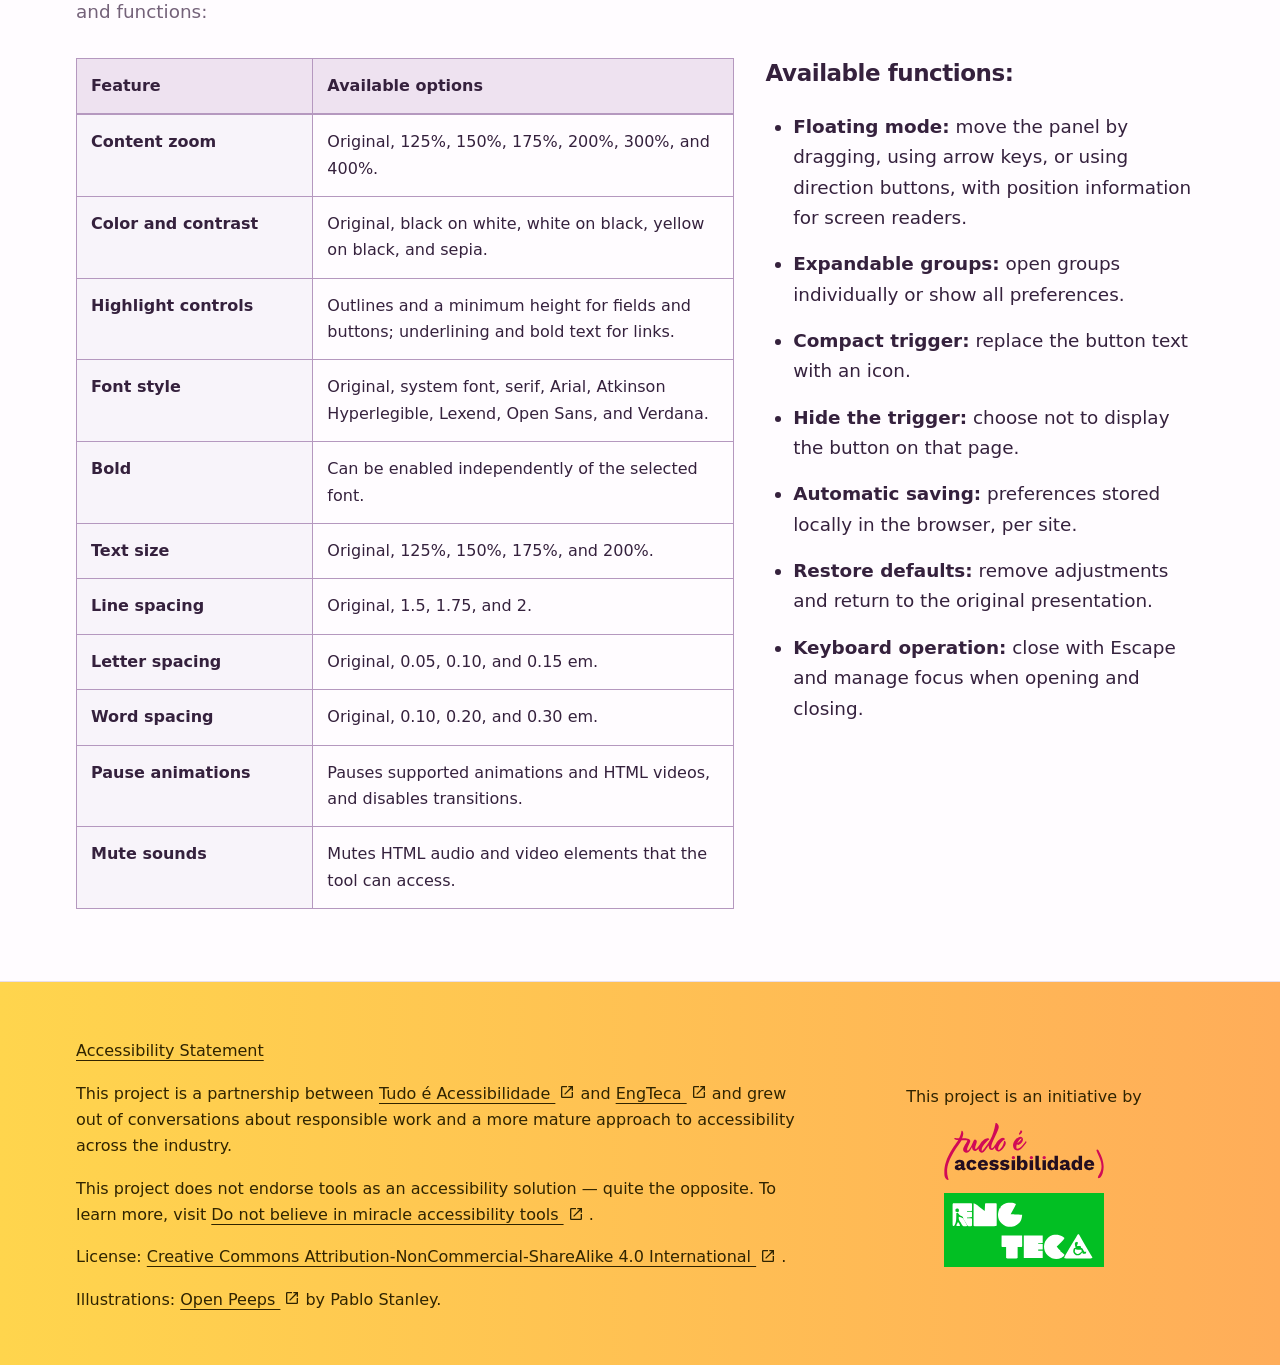
<file: index-en.html>
<!doctype html>
<html lang="en-US">
  <head>
    <meta charset="utf-8" />
    <meta name="viewport" content="width=device-width, initial-scale=1" />
    <title>Accessibility preferences</title>
    <meta name="description" content="A free, lightweight tool to personalize reading. Try it, understand its limits, and install it on your site." />
    <meta property="og:type" content="website" />
    <meta property="og:locale" content="en_US" />
    <meta property="og:title" content="Accessibility preferences" />
    <meta property="og:description" content="More choices for readers. No promises to fix accessibility with one click." />
    <meta property="og:image" content="https://preferenciasdeacessibilidade.com/img/prefers-a11y-share.jpg" />
    <meta property="og:image:type" content="image/jpeg" />
    <meta property="og:image:width" content="1200" />
    <meta property="og:image:height" content="630" />
    <meta property="og:image:alt" content="Accessibility preferences: a tool to adjust content preferences. Overlays do not remove accessibility barriers." />
    <meta name="twitter:card" content="summary_large_image" />
    <meta name="twitter:title" content="Accessibility preferences" />
    <meta name="twitter:description" content="Try a free tool to personalize reading on your site." />
    <meta name="twitter:image" content="https://preferenciasdeacessibilidade.com/img/prefers-a11y-share.jpg" />
    <meta name="twitter:image:alt" content="Accessibility preferences: a tool to adjust content preferences. Overlays do not remove accessibility barriers." />
    <link rel="icon" href="img/favicon/favicon.ico" sizes="any" />
    <link rel="icon" type="image/png" sizes="32x32" href="img/favicon/favicon-32x32.png" />
    <link rel="icon" type="image/png" sizes="16x16" href="img/favicon/favicon-16x16.png" />
    <link rel="apple-touch-icon" sizes="180x180" href="img/favicon/apple-touch-icon.png" />
    <link rel="manifest" href="img/favicon/site.webmanifest" />
    <link rel="canonical" href="https://preferenciasdeacessibilidade.com/index-en.html" />
    <meta property="og:url" content="https://preferenciasdeacessibilidade.com/index-en.html" />
    <link rel="alternate" hreflang="pt-BR" href="https://preferenciasdeacessibilidade.com/" />
    <link rel="alternate" hreflang="en-US" href="https://preferenciasdeacessibilidade.com/index-en.html" />
    <link rel="alternate" hreflang="x-default" href="https://preferenciasdeacessibilidade.com/" />
    <link rel="stylesheet" href="css/demo.css" />
    <script async src="https://www.googletagmanager.com/gtag/js?id=G-C42TWWLW29"></script>
    <script src="js/analytics.js" defer></script>
    <script src="js/language.js" defer></script>
    <script src="js/preferencias.js?v=1.10.0-contrast2" defer></script>
  </head>
  <body>
    <a class="skip" href="#conteudo">
      Skip to content
      <span class="sr-only">content opens on this same page</span>
    </a>
    <header class="site-header">
      <div class="brand">
        <svg class="brand-logo" xmlns="http://www.w3.org/2000/svg" viewBox="0 0 400 108.8" width="280" height="76" role="img" aria-label="Accessibility preferences" focusable="false">
          <path class="brand-primary brand-piece brand-piece-1" d="M74.85,82.53c.91-.91,3.87.4,5.14.62,2.8.49,5.14-2.32,5.13-5.16h0c0-2.84-2.37-5.64-5.16-5.13-1.27.23-4.22,1.56-5.14.65-3.26-3.24-.06-19.01-.06-19.01,0,0-15.77-3.2-19.01.06-.91.91.51,3.87.65,5.15.31,2.83-2.29,5.15-5.13,5.16h0c-2.84,0-5.45-2.3-5.16-5.13.13-1.28,1.53-4.24.62-5.15-3.26-3.24-19.01.06-19.01.06l.15,43.23c0,2.11,1.72,3.81,3.83,3.8l43.23-.15s-3.3-15.75-.06-19.01Z" />
          <path class="brand-ink brand-piece brand-piece-2" d="M102.98,54.66c-.91-.91.41-3.86.64-5.14.49-2.8-2.3-5.15-5.15-5.15h0c-2.84,0-5.64,2.35-5.15,5.15.23,1.27,1.54,4.23.64,5.14-3.25,3.25-19.01,0-19.01,0,0,0-3.25,15.13,0,18.37.91.91,3.87.14,5.15,0,2.83-.3,5.15,2.3,5.15,5.15h0c0,2.84-2.32,5.45-5.15,5.15-1.28-.14-4.24-.91-5.15,0-3.25,3.25,0,18.37,0,18.37h43.23c2.11,0,3.81-1.71,3.81-3.81v-43.23s-15.76,3.25-19.01,0Z" />
          <path class="brand-accent brand-piece brand-piece-3" d="M74.84,26.8c-.9.91-3.86-.48-5.14-.61-2.83-.29-5.14,2.33-5.13,5.17h0c.01,2.84,2.34,5.44,5.17,5.13,1.28-.14,4.22-1.56,5.14-.66,3.26,3.23.08,19.01.08,19.01,0,0,15.78,3.18,19.01-.08.91-.91-.43-3.87-.66-5.15-.51-2.8,2.28-5.16,5.13-5.17h0c2.84-.01,5.65,2.32,5.17,5.13-.22,1.28-1.53,4.25-.61,5.15,3.26,3.23,19.01-.08,19.01-.08l-.18-43.23c0-2.11-1.72-3.81-3.83-3.8l-43.23.18s3.31,15.75.08,19.01Z" />
          <path class="brand-ink" d="M152,36.6c0,2.9-.9,5.1-2.6,6.7s-4.1,2.4-7.3,2.4h-2v8.6h-7v-25.8h8.9c3.3,0,5.7.7,7.4,2.1,1.6,1.4,2.5,3.5,2.5,6.1h0ZM140.2,40h1.3c1.1,0,1.9-.3,2.5-.9s.9-1.4.9-2.4c0-1.7-1-2.6-2.9-2.6h-1.8v5.9Z" />
          <path class="brand-ink" d="M163.1,44.8v9.4h-7v-25.8h8.5c7,0,10.5,2.5,10.5,7.6s-1.5,5.3-4.4,7l7.5,11.3h-7.9l-5.5-9.4h-1.8ZM163.1,39.6h1.3c2.4,0,3.7-1.1,3.7-3.2s-1.2-2.7-3.6-2.7h-1.4v5.9h0Z" />
          <path class="brand-ink" d="M195.9,54.2h-15.3v-25.8h15.3v5.6h-8.4v4.1h7.7v5.6h-7.7v4.9h8.4v5.7Z" />
          <path class="brand-ink" d="M207.4,54.2h-6.9v-25.8h15.3v5.6h-8.4v4.9h7.7v5.6h-7.7v9.7h0Z" />
          <path class="brand-ink" d="M235.3,54.2h-15.3v-25.8h15.3v5.6h-8.4v4.1h7.7v5.6h-7.7v4.9h8.4v5.7Z" />
          <path class="brand-ink" d="M246.8,44.8v9.4h-7v-25.8h8.5c7,0,10.5,2.5,10.5,7.6s-1.5,5.3-4.4,7l7.5,11.3h-7.9l-5.5-9.4h-1.8ZM246.8,39.6h1.3c2.4,0,3.7-1.1,3.7-3.2s-1.2-2.7-3.6-2.7h-1.4v5.9h0Z" />
          <path class="brand-ink" d="M275.8,26.3c-1-.6-2.2-1.5-3.5-2.6-1.5,1.3-2.6,2.1-3.4,2.6h-4.6v-.5c.8-.8,1.7-1.7,2.5-2.7s1.6-1.9,2-2.6h7c1.1,1.6,2.6,3.4,4.5,5.3v.5h-4.5ZM279.7,54.2h-15.3v-25.8h15.3v5.6h-8.4v4.1h7.7v5.6h-7.7v4.9h8.4v5.7Z" />
          <path class="brand-ink" d="M308.8,54.2h-9.2l-9.4-18.2h-.2c.2,2.9.3,5,.3,6.6v11.7h-6.2v-25.8h9.1l9.4,18h.1c-.2-2.6-.2-4.7-.2-6.3v-11.7h6.2v25.8h0Z" />
          <path class="brand-ink" d="M325.9,33.8c-1.7,0-3,.7-3.9,2s-1.4,3.2-1.4,5.6c0,5,1.9,7.5,5.7,7.5s2.2-.2,3.3-.5,2.1-.7,3.2-1.2v5.9c-2.2,1-4.6,1.4-7.3,1.4-3.9,0-6.9-1.1-9-3.4s-3.1-5.5-3.1-9.8.5-5,1.5-7c1-2,2.5-3.6,4.4-4.7s4.1-1.6,6.7-1.6,5.5.6,8,1.8l-2.1,5.5c-1-.5-1.9-.8-2.9-1.1-1-.3-2-.5-3.1-.5h0Z" />
          <path class="brand-ink" d="M337.9,54.2v-25.8h7v25.8h-7Z" />
          <path class="brand-ink" d="M366.4,54.2l-1.3-4.8h-8.4l-1.3,4.8h-7.7l8.4-26h9.3l8.5,26h-7.6ZM363.7,43.7l-1.1-4.2c-.3-.9-.6-2.2-1-3.7s-.6-2.6-.7-3.2c-.1.6-.3,1.6-.6,3s-1,4.1-2.1,8.1h5.5Z" />
          <path class="brand-ink" d="M393.7,46.4c0,1.6-.4,3-1.2,4.3s-2,2.2-3.5,2.9-3.3,1-5.4,1-3.2-.1-4.3-.4c-1.2-.2-2.4-.7-3.6-1.3v-6.2c1.3.7,2.7,1.2,4.1,1.6,1.4.4,2.8.6,4,.6s1.8-.2,2.3-.5.7-.8.7-1.4-.1-.7-.3-.9-.5-.5-.9-.8-1.6-.8-3.4-1.7c-1.7-.8-3-1.5-3.8-2.2s-1.5-1.5-1.9-2.5c-.4-.9-.6-2-.6-3.3,0-2.4.9-4.2,2.6-5.6s4.1-2,7.1-2,5.4.6,8.2,1.9l-2.1,5.4c-2.4-1.1-4.5-1.7-6.3-1.7s-1.6.2-2,.5-.6.7-.6,1.2.3,1,.8,1.4c.5.4,2,1.1,4.3,2.2,2.2,1,3.8,2.1,4.6,3.2.9,1.2,1.3,2.6,1.3,4.3h0Z" />
          <path class="brand-accent" d="M138.8,82.6c-1.2,0-2.2-.3-3.1-1s-1.6-1.7-2-2.9c-.5-1.3-.7-2.8-.7-4.6,0-2.7.5-4.8,1.6-6.3,1.1-1.5,2.6-2.3,4.4-2.3s1.7.2,2.4.6,1.3,1,1.9,1.9h.1c-.2-1.3-.3-2.6-.3-3.9v-4.4h5.7v22.6h-4.3l-1.2-2.1h-.2c-1,1.6-2.4,2.4-4.4,2.4h0ZM141.1,78.1c.9,0,1.6-.3,1.9-.9.4-.6.6-1.5.6-2.7v-.4c0-1.4-.2-2.5-.6-3.1s-1.1-.9-2-.9-1.3.3-1.7,1.1c-.4.7-.6,1.7-.6,3s.2,2.2.6,2.9,1,1,1.8,1h0Z" />
          <path class="brand-accent" d="M160.8,82.6c-2.8,0-4.9-.7-6.4-2.2-1.5-1.5-2.3-3.5-2.3-6.2s.7-4.9,2.1-6.4,3.4-2.2,6-2.2,4.4.7,5.8,1.9,2,3.2,2,5.6v2.5h-10.2c0,.9.4,1.6,1,2.2.6.5,1.5.8,2.6.8s1.9,0,2.8-.3,1.8-.5,2.7-1v4.1c-.9.5-1.8.8-2.8.9-.9.2-2.1.3-3.4.3h0ZM160.5,69.4c-.7,0-1.2.2-1.7.6s-.7,1.1-.8,2h4.9c0-.8-.2-1.4-.7-1.9s-1-.7-1.7-.7h0Z" />
          <path class="brand-accent" d="M189.7,82.3l-1.1-2.2h-.1c-.8.9-1.6,1.6-2.3,1.9s-1.8.5-3.1.5-2.8-.5-3.7-1.4c-.9-.9-1.3-2.2-1.3-3.9s.6-3.1,1.8-3.9,3-1.3,5.3-1.4h2.8v-.3c0-1.4-.7-2-2-2s-2.7.4-4.6,1.2l-1.6-3.8c1.9-1,4.3-1.5,7.3-1.5s3.8.5,4.9,1.6,1.7,2.5,1.7,4.4v10.8h-3.9ZM185.5,78.6c.7,0,1.3-.2,1.8-.7.5-.4.7-1,.7-1.7v-1.3h-1.3c-1.9.1-2.8.8-2.8,2.1s.5,1.5,1.6,1.5h0Z" />
          <path class="brand-accent" d="M205.1,82.6c-2.7,0-4.7-.7-6.1-2.2-1.4-1.5-2.1-3.5-2.1-6.3s.8-4.8,2.3-6.4,3.6-2.3,6.4-2.3,3.7.4,5.4,1.2l-1.7,4.2c-.7-.3-1.3-.5-1.9-.7s-1.2-.3-1.8-.3c-.9,0-1.6.4-2.1,1.1-.5.7-.8,1.7-.8,3,0,2.6,1,4,2.9,4s3.3-.5,4.8-1.4v4.5c-1.5,1-3.2,1.5-5.3,1.5h0Z" />
          <path class="brand-accent" d="M221.6,82.6c-2.7,0-4.9-.7-6.4-2.2-1.5-1.5-2.3-3.5-2.3-6.2s.7-4.9,2.1-6.4,3.4-2.2,6-2.2,4.4.7,5.8,1.9,2,3.2,2,5.6v2.5h-10.2c0,.9.4,1.6,1,2.2.6.5,1.5.8,2.6.8s1.9,0,2.8-.3,1.8-.5,2.7-1v4.1c-.9.5-1.8.8-2.8.9-.9.2-2.1.3-3.4.3h0ZM221.2,69.4c-.7,0-1.2.2-1.7.6s-.7,1.1-.8,2h4.9c0-.8-.2-1.4-.7-1.9s-1-.7-1.7-.7h0Z" />
          <path class="brand-accent" d="M244.8,77.2c0,1.8-.6,3.1-1.8,4s-2.9,1.3-5.2,1.3-2.3,0-3.2-.2c-.9-.1-1.8-.4-2.8-.7v-4.6c.9.4,1.9.7,2.9,1,1.1.2,2,.4,2.8.4,1.2,0,1.9-.3,1.9-.8s-.2-.6-.5-.8c-.3-.2-1.4-.7-3-1.3-1.5-.6-2.6-1.3-3.2-2.1-.6-.8-.9-1.8-.9-3s.6-2.7,1.8-3.6c1.2-.8,2.9-1.3,5-1.3s2.1.1,3.1.4c1,.2,1.9.6,3,1l-1.5,3.7c-.8-.3-1.6-.6-2.4-.9-.8-.2-1.5-.4-2.1-.4-.9,0-1.4.2-1.4.7s.2.5.5.7,1.3.6,2.8,1.2c1.1.5,2,.9,2.6,1.4s1,1,1.2,1.6.4,1.4.4,2.2h0Z" />
          <path class="brand-accent" d="M260.7,77.2c0,1.8-.6,3.1-1.8,4s-2.9,1.3-5.2,1.3-2.3,0-3.2-.2c-.9-.1-1.8-.4-2.8-.7v-4.6c.9.4,1.9.7,2.9,1,1.1.2,2,.4,2.8.4,1.2,0,1.9-.3,1.9-.8s-.2-.6-.5-.8c-.3-.2-1.4-.7-3-1.3-1.5-.6-2.6-1.3-3.2-2.1-.6-.8-.9-1.8-.9-3s.6-2.7,1.8-3.6c1.2-.8,2.9-1.3,5-1.3s2.1.1,3.1.4c1,.2,2,.6,3,1l-1.5,3.7c-.8-.3-1.6-.6-2.4-.9-.8-.2-1.5-.4-2.1-.4-.9,0-1.4.2-1.4.7s.2.5.5.7,1.3.6,2.8,1.2c1.1.5,2,.9,2.6,1.4s1,1,1.2,1.6.4,1.4.4,2.2h0Z" />
          <path class="brand-accent" d="M263.7,61.7c0-.8.2-1.5.7-1.9.5-.4,1.2-.6,2.3-.6s1.8.2,2.3.6.7,1.1.7,1.9c0,1.7-1,2.5-3,2.5s-3-.8-3-2.5h0ZM269.5,82.3h-5.7v-16.5h5.7v16.5Z" />
          <path class="brand-accent" d="M283.6,65.5c1.8,0,3.2.8,4.3,2.3s1.6,3.6,1.6,6.2-.5,4.8-1.6,6.3c-1.1,1.5-2.5,2.3-4.4,2.3s-1.1,0-1.6-.2c-.5-.1-.9-.3-1.3-.6-.4-.2-.8-.6-1.3-1.2h-.4l-.9,1.6h-4.4v-22.6h5.7v5.1c0,.6,0,1.7-.2,3.2h.2c.5-.8,1.2-1.5,1.9-1.8s1.5-.6,2.5-.6h0ZM281.5,70c-.8,0-1.4.3-1.8.8s-.5,1.4-.5,2.6v.8c0,1.3.2,2.3.5,2.9.4.6,1,.9,1.8.9s1.2-.3,1.5-1c.4-.7.5-1.7.5-3,0-2.7-.7-4-2.1-4h0Z" />
          <path class="brand-accent" d="M292.5,61.7c0-.8.2-1.5.7-1.9.5-.4,1.2-.6,2.3-.6s1.8.2,2.3.6.7,1.1.7,1.9c0,1.7-1,2.5-3,2.5s-3-.8-3-2.5h0ZM298.4,82.3h-5.7v-16.5h5.7v16.5Z" />
          <path class="brand-accent" d="M308,82.3h-5.7v-22.6h5.7v22.6Z" />
          <path class="brand-accent" d="M311.9,61.7c0-.8.2-1.5.7-1.9.5-.4,1.2-.6,2.3-.6s1.8.2,2.3.6.7,1.1.7,1.9c0,1.7-1,2.5-3,2.5s-3-.8-3-2.5h0ZM317.7,82.3h-5.7v-16.5h5.7v16.5Z" />
          <path class="brand-accent" d="M326.8,82.6c-1.2,0-2.2-.3-3.1-1s-1.6-1.7-2-2.9c-.5-1.3-.7-2.8-.7-4.6,0-2.7.5-4.8,1.6-6.3,1.1-1.5,2.6-2.3,4.4-2.3s1.7.2,2.4.6,1.3,1,1.9,1.9h.1c-.2-1.3-.3-2.6-.3-3.9v-4.4h5.7v22.6h-4.3l-1.2-2.1h-.2c-1,1.6-2.4,2.4-4.4,2.4ZM329.1,78.1c.9,0,1.5-.3,1.9-.9s.6-1.5.6-2.7v-.4c0-1.4-.2-2.5-.6-3.1-.4-.6-1.1-.9-2-.9s-1.3.3-1.7,1.1c-.4.7-.6,1.7-.6,3s.2,2.2.6,2.9,1,1,1.8,1h0Z" />
          <path class="brand-accent" d="M351.6,82.3l-1.1-2.2h-.1c-.8.9-1.5,1.6-2.3,1.9-.8.3-1.8.5-3.1.5s-2.8-.5-3.7-1.4c-.9-.9-1.3-2.2-1.3-3.9s.6-3.1,1.8-3.9,3-1.3,5.3-1.4h2.8v-.3c0-1.4-.7-2-2-2s-2.7.4-4.6,1.2l-1.6-3.8c1.9-1,4.3-1.5,7.3-1.5s3.8.5,4.9,1.6,1.7,2.5,1.7,4.4v10.8h-3.9,0ZM347.4,78.6c.7,0,1.3-.2,1.8-.7.5-.4.7-1,.7-1.7v-1.3h-1.3c-1.9.1-2.8.8-2.8,2.1s.5,1.5,1.6,1.5h0Z" />
          <path class="brand-accent" d="M364.5,82.6c-1.2,0-2.2-.3-3.1-1s-1.6-1.7-2-2.9c-.5-1.3-.7-2.8-.7-4.6,0-2.7.5-4.8,1.6-6.3,1.1-1.5,2.6-2.3,4.4-2.3s1.7.2,2.4.6,1.3,1,1.9,1.9h.1c-.2-1.3-.3-2.6-.3-3.9v-4.4h5.7v22.6h-4.3l-1.2-2.1h-.2c-1,1.6-2.4,2.4-4.4,2.4ZM366.8,78.1c.9,0,1.5-.3,1.9-.9s.6-1.5.6-2.7v-.4c0-1.4-.2-2.5-.6-3.1-.4-.6-1.1-.9-2-.9s-1.3.3-1.7,1.1c-.4.7-.6,1.7-.6,3s.2,2.2.6,2.9,1,1,1.8,1h0Z" />
          <path class="brand-accent" d="M386.5,82.6c-2.7,0-4.9-.7-6.4-2.2-1.5-1.5-2.3-3.5-2.3-6.2s.7-4.9,2.1-6.4,3.4-2.2,6-2.2,4.4.7,5.8,1.9,2,3.2,2,5.6v2.5h-10.2c0,.9.4,1.6,1,2.2.6.5,1.5.8,2.6.8s1.9,0,2.8-.3,1.8-.5,2.7-1v4.1c-.9.5-1.8.8-2.8.9-1,.2-2.1.3-3.4.3h0ZM386.2,69.4c-.7,0-1.2.2-1.7.6s-.7,1.1-.8,2h4.9c0-.8-.2-1.4-.7-1.9s-1-.7-1.7-.7h0Z" />
        </svg>
        <span class="brand-translation">A11Y Preferences</span>
      </div>
      <nav aria-label="Main navigation">
        <a href="#experimente">
          Try it
          <span class="sr-only">content opens on this same page</span>
        </a>
        <a href="#instalacao">
          How to install
          <span class="sr-only">content opens on this same page</span>
        </a>
        <a href="#limites">
          No miracle promises
          <span class="sr-only">content opens on this same page</span>
        </a>
      </nav>
      <div role="group" class="language-switcher" aria-label="Language">
        <button type="button" data-url="index.html?lang=pt-BR" aria-label="Alterar para português" data-language="pt-BR" lang="pt-BR" aria-pressed="false">
          <img src="img/flag-br.svg" width="36" height="26" alt="" aria-hidden="true" />
          <svg class="language-check" xmlns="http://www.w3.org/2000/svg" viewBox="0 0 24 24" width="18" height="18" aria-hidden="true" focusable="false"><path d="M9 16.17 4.83 12l-1.42 1.41L9 19 21 7l-1.41-1.41z" /></svg>
          <span>Português</span>
        </button>
        <button type="button" data-url="index-en.html?lang=en-US" aria-label="Switch to English" data-language="en-US" lang="en-US" aria-pressed="true">
          <img src="img/flag-us.svg" width="36" height="26" alt="" aria-hidden="true" />
          <svg class="language-check" xmlns="http://www.w3.org/2000/svg" viewBox="0 0 24 24" width="18" height="18" aria-hidden="true" focusable="false"><path d="M9 16.17 4.83 12l-1.42 1.41L9 19 21 7l-1.41-1.41z" /></svg>
          <span>English</span>
        </button>
      </div>
    </header>
    <main id="conteudo">
      <section class="hero" aria-labelledby="titulo">
        <div class="hero-copy">
          <p class="eyebrow">FREE · NO DEPENDENCIES · BUILT FOR THE WEB</p>
          <h1 id="titulo">Adjust content to suit your preferences.</h1>
          <p class="lead">Adjusting preferences does not remove accessibility barriers. These options should be free, without miracle promises.</p>
          <a class="button" href="#experimente">
            See it in action
            <span class="sr-only">content opens on this same page</span>
          </a>
          <p class="hero-caption">To get started, use “show preferences” at the top right.</p>
        </div>
        <div class="type-art">
          <p class="art-tag">People and their preferences</p>
          <div class="conversation">
            <div class="person">
              <p class="speech">I prefer larger text and more spacing.</p>
              <img src="img/peep-1.svg" alt="" width="180" height="220" />
            </div>
            <div class="person">
              <p class="speech">I like changing fonts and colors!</p>
              <img src="img/peep-2.svg" alt="" width="180" height="220" />
            </div>
          </div>
          <p class="art-footer">
            Different preferences. The same content.
            <br />
            Adjustments do not remove barriers.
          </p>
        </div>
      </section>
      <aside class="notice" aria-label="Important: the limits of this tool">
        <strong>Important: Overlay tools ARE NOT ACCESSIBILITY SOLUTIONS!</strong>
        <p>This tool provides a simple way to adjust some reading preferences. Many of its settings are also available through browsers, operating systems, and assistive technologies. Offering them directly on a site may be convenient for some people, but it does not replace the fixes needed to make content and functionality accessible. These are different things.</p>
      </aside>
      <section id="experimente" class="section experiment-box" aria-labelledby="experimentar-titulo">
        <div class="section-heading">
          <p class="eyebrow">01 / TRY IT</p>
          <h2 id="experimentar-titulo">Try it in this box</h2>
          <p>
            This box contains sample text, links, and fields for testing preferences.
            <strong>Use “show preferences” at the top right and observe the changes here.</strong>
            The fields do not submit any information.
          </p>
        </div>
        <div class="demo-grid">
          <article class="reading-card" lang="la">
            <p class="eyebrow">LOREM IPSUM</p>
            <h3>Lorem ipsum dolor sit amet</h3>
            <p>Lorem ipsum dolor sit amet, consectetur adipiscing elit, sed do eiusmod tempor incididunt ut labore et dolore magna aliqua.</p>
            <p>Ut enim ad minim veniam, quis nostrud exercitation ullamco laboris nisi ut aliquip ex ea commodo consequat.</p>
            <blockquote>Duis aute irure dolor in reprehenderit in voluptate velit esse cillum dolore eu fugiat nulla pariatur.</blockquote>
            <a href="#controles-titulo">
              Lorem ipsum dolor
              <span class="sr-only" lang="en-US">(go to the controls on this page)</span>
            </a>
          </article>
          <section class="form-card" aria-labelledby="controles-titulo">
            <p class="eyebrow">SAMPLE CONTROLS</p>
            <h3 id="controles-titulo" lang="la">Consectetur adipiscing elit</h3>
            <p lang="la">Excepteur sint occaecat cupidatat non proident, sunt in culpa qui officia deserunt mollit anim id est laborum.</p>
            <label for="nome">Enter your name (example)</label>
            <input id="nome" type="text" autocomplete="off" />
            <label for="continente">Choose a continent (example)</label>
            <select id="continente">
              <option value="africa">Africa</option>
              <option value="america">America</option>
              <option value="asia">Asia</option>
              <option value="europa">Europe</option>
              <option value="oceania">Oceania</option>
            </select>
            <label class="check">
              <input type="checkbox" />
              Option 1 (example)
            </label>
            <label class="check">
              <input type="checkbox" />
              Option 2 (example)
            </label>
          </section>
        </div>
      </section>
      <section id="instalacao" class="section installation" aria-labelledby="instalar-titulo">
        <div class="section-heading">
          <p class="eyebrow">02 / HOW TO INSTALL</p>
          <h2 id="instalar-titulo">Just one line to start the “miracles”</h2>
          <p>The previous sentence is ironic. There is nothing miraculous about offering settings that people already have for free in their operating systems.</p>
        </div>
        <ol class="steps">
          <li>
            <strong>Download and extract the files.</strong>
            <p>
              <a href="downloads/a11y-preferences-en.zip" download>Download the tool as a ZIP</a>
              . Extract the package and upload the folder
              <code>a11y-preferences</code>
              to your site's root directory, keeping the subfolders
              <code>css</code>
              ,
              <code>js</code>
              and
              <code>fonts</code>
              .
            </p>
          </li>
          <li>
            <strong>Add this line to the &lt;head&gt;.</strong>
            <pre><code>&lt;script src="/a11y-preferences/js/preferences.js" defer&gt;&lt;/script&gt;</code></pre>
            <p>The JavaScript loads the CSS automatically. If your site is in a subfolder, adjust the path.</p>
          </li>
          <li>
            <strong>Test it on your pages.</strong>
            <p>Check combinations of preferences, keyboard use, and small screens. Results depend on your site's HTML and CSS.</p>
          </li>
        </ol>
        <aside class="notice installation-notice" aria-label="About this tool&#x27;s implementation">
          <p>
            This project aims to show how simple it is to implement a tool like this and that nobody needs to pay for one. Remember, though, that this kind of tool does not remove accessibility barriers! This project is open source. Visit
            <a href="https://github.com/acessibilidade/preferencias-a11y" target="_blank" rel="noopener noreferrer">
              GitHub
              <span class="sr-only">(opens in a new tab)</span>
            </a>
            <svg class="external-icon" xmlns="http://www.w3.org/2000/svg" viewBox="0 0 24 24" aria-hidden="true" focusable="false"><path d="M19 19H5V5h7V3H5c-1.11 0-2 .9-2 2v14a2 2 0 0 0 2 2h14a2 2 0 0 0 2-2v-7h-2v7zM14 3v2h3.59l-9.83 9.83 1.41 1.41L19 6.41V10h2V3h-7z" /></svg>
            and use it as you wish.
          </p>
        </aside>
      </section>
      <section id="limites" class="section" aria-labelledby="limites-titulo">
        <div class="section-heading">
          <p class="eyebrow">03 / NO MIRACLE PROMISES</p>
          <h2 id="limites-titulo">Adjusting the experience does not mean removing accessibility barriers.</h2>
          <p>This tool lets you personalize how content is presented. That may be useful, but it does not mean a site has become accessible. Before implementing features like these, consider a few questions.</p>
        </div>
        <p class="limits-intro"><strong>Before implementing any adjustment tool, ask yourself the following questions</strong></p>
        <div class="limits-grid">
          <div class="limits-card">
            <h3>1. If the problems are in the code and content, why try to solve them by changing their appearance?</h3>
            <p>Images without descriptions, buttons without accessible names, unlabeled forms, and components that cannot be operated with a keyboard are examples of barriers that do not disappear when you enlarge text, change colors, or highlight elements.</p>
          </div>
          <div class="limits-card">
            <h3>2. Are we offering new possibilities or trying to compensate for problems that should have been fixed?</h3>
            <p>Preferences can improve the experience for some people. But they should not justify leaving known barriers in place. Before adding features, make sure the existing functionality can be used.</p>
          </div>
          <div class="limits-card">
            <h3>3. If people already have their own preferences and assistive technologies, are we respecting those choices?</h3>
            <p>Browsers, operating systems, and assistive technologies already offer many personalization features. An additional tool should respect those settings, offer choices, and avoid interfering with people's experience.</p>
          </div>
          <div class="limits-card limits-card-wide">
            <h3>4. Consider: Why do the websites of major technology companies such as Apple, Google, and Microsoft not use this kind of feature, yet remain fully accessible?</h3>
            <p>The sales pitch for overlay tools is persuasive, but these tools are not important for removing accessibility barriers and generally only slow your site down. If you still consider features like these relevant, look for ways to implement them without spending money on them. Prefer investing your budget in training the teams involved in developing your websites and apps.</p>
          </div>
          <div class="limits-card limits-card-wide">
            <h3>5. Remember: The number of features is NOT a measure of accessibility</h3>
            <p>
              It does not matter how many features are offered when most of them are already available to the people who need them. Some examples:
            </p>
            <ul>
              <li>People with color vision deficiencies adjust colors in their own operating systems, so providing additional features for this is not relevant.</li>
              <li>There are different ways to enlarge content, through a keyboard or browser settings. People who need magnification already do this naturally.</li>
              <li>All operating systems offer options to enlarge mouse pointers or change their colors, so a specific feature for this is unnecessary.</li>
            </ul>
          </div>
        </div>
        <p class="limits-conclusion"><strong>Adjustment tools are complementary. Do not use them as a solution to accessibility problems.</strong></p>
        <p>
          To better understand why overlay tools do not replace accessibility work,
          <br />
          explore the project
          <a href="https://naoacrediteemferramentasmilagrosas.com/?utm_source=chatgpt.com" target="_blank" rel="noopener noreferrer">
            Do not believe in miracle accessibility tools
            <span class="sr-only">(opens in a new tab)</span>
          </a>
          <svg class="external-icon" xmlns="http://www.w3.org/2000/svg" viewBox="0 0 24 24" aria-hidden="true" focusable="false"><path d="M19 19H5V5h7V3H5c-1.11 0-2 .9-2 2v14a2 2 0 0 0 2 2h14a2 2 0 0 0 2-2v-7h-2v7zM14 3v2h3.59l-9.83 9.83 1.41 1.41L19 6.41V10h2V3h-7z" /></svg>
          .
        </p>
      </section>
      <section id="recursos" class="section" aria-labelledby="recursos-titulo">
        <div class="section-heading">
          <p class="eyebrow">04 / AVAILABLE FEATURES</p>
          <h2 id="recursos-titulo">Here is the list of features and functions available here</h2>
          <p>It is worth repeating that these features duplicate functions that already exist. That said, these are the available features and functions:</p>
        </div>
        <div class="resources-grid">
          <table class="resources-table">
            <caption class="sr-only">Available features and options</caption>
            <thead>
              <tr>
                <th scope="col">Feature</th>
                <th scope="col">Available options</th>
              </tr>
            </thead>
            <tbody>
              <tr>
                <th scope="row">Content zoom</th>
                <td>Original, 125%, 150%, 175%, 200%, 300%, and 400%.</td>
              </tr>
              <tr>
                <th scope="row">Color and contrast</th>
                <td>Original, black on white, white on black, yellow on black, and sepia.</td>
              </tr>
              <tr>
                <th scope="row">Highlight controls</th>
                <td>Outlines and a minimum height for fields and buttons; underlining and bold text for links.</td>
              </tr>
              <tr>
                <th scope="row">Font style</th>
                <td>Original, system font, serif, Arial, Atkinson Hyperlegible, Lexend, Open Sans, and Verdana.</td>
              </tr>
              <tr>
                <th scope="row">Bold</th>
                <td>Can be enabled independently of the selected font.</td>
              </tr>
              <tr>
                <th scope="row">Text size</th>
                <td>Original, 125%, 150%, 175%, and 200%.</td>
              </tr>
              <tr>
                <th scope="row">Line spacing</th>
                <td>Original, 1.5, 1.75, and 2.</td>
              </tr>
              <tr>
                <th scope="row">Letter spacing</th>
                <td>Original, 0.05, 0.10, and 0.15 em.</td>
              </tr>
              <tr>
                <th scope="row">Word spacing</th>
                <td>Original, 0.10, 0.20, and 0.30 em.</td>
              </tr>
              <tr>
                <th scope="row">Pause animations</th>
                <td>Pauses supported animations and HTML videos, and disables transitions.</td>
              </tr>
              <tr>
                <th scope="row">Mute sounds</th>
                <td>Mutes HTML audio and video elements that the tool can access.</td>
              </tr>
            </tbody>
          </table>
          <div class="resources-functions">
            <h3>Available functions:</h3>
            <ul>
              <li><strong>Floating mode:</strong> move the panel by dragging, using arrow keys, or using direction buttons, with position information for screen readers.</li>
              <li><strong>Expandable groups:</strong> open groups individually or show all preferences.</li>
              <li><strong>Compact trigger:</strong> replace the button text with an icon.</li>
              <li><strong>Hide the trigger:</strong> choose not to display the button on that page.</li>
              <li><strong>Automatic saving:</strong> preferences stored locally in the browser, per site.</li>
              <li><strong>Restore defaults:</strong> remove adjustments and return to the original presentation.</li>
              <li><strong>Keyboard operation:</strong> close with Escape and manage focus when opening and closing.</li>
            </ul>
          </div>
        </div>
      </section>
    </main>
    <footer class="site-footer">
      <div class="footer-inner">
        <div class="footer-copy">
          <p><a href="accessibility-statement.html">Accessibility Statement</a></p>
          <p>
            This project is a partnership between
            <a href="https://tudoeacessibilidade.com.br/" target="_blank" rel="noopener noreferrer">
              Tudo é Acessibilidade
              <span class="sr-only">(opens in a new tab)</span>
            </a>
            <svg class="external-icon" xmlns="http://www.w3.org/2000/svg" viewBox="0 0 24 24" aria-hidden="true" focusable="false"><path d="M19 19H5V5h7V3H5c-1.11 0-2 .9-2 2v14a2 2 0 0 0 2 2h14a2 2 0 0 0 2-2v-7h-2v7zM14 3v2h3.59l-9.83 9.83 1.41 1.41L19 6.41V10h2V3h-7z" /></svg>
            and
            <a href="https://engteca.com.br/" target="_blank" rel="noopener noreferrer">
              EngTeca
              <span class="sr-only">(opens in a new tab)</span>
            </a>
            <svg class="external-icon" xmlns="http://www.w3.org/2000/svg" viewBox="0 0 24 24" aria-hidden="true" focusable="false"><path d="M19 19H5V5h7V3H5c-1.11 0-2 .9-2 2v14a2 2 0 0 0 2 2h14a2 2 0 0 0 2-2v-7h-2v7zM14 3v2h3.59l-9.83 9.83 1.41 1.41L19 6.41V10h2V3h-7z" /></svg>
            and grew out of conversations about responsible work and a more mature approach to accessibility across the industry.
          </p>
          <p>
            This project does not endorse tools as an accessibility solution — quite the opposite. To learn more, visit
            <a href="https://naoacrediteemferramentasmilagrosas.com" target="_blank" rel="noopener noreferrer">
              Do not believe in miracle accessibility tools
              <span class="sr-only">(opens in a new tab)</span>
            </a>
            <svg class="external-icon" xmlns="http://www.w3.org/2000/svg" viewBox="0 0 24 24" aria-hidden="true" focusable="false"><path d="M19 19H5V5h7V3H5c-1.11 0-2 .9-2 2v14a2 2 0 0 0 2 2h14a2 2 0 0 0 2-2v-7h-2v7zM14 3v2h3.59l-9.83 9.83 1.41 1.41L19 6.41V10h2V3h-7z" /></svg>
            .
          </p>
          <p>
            License:
            <a href="https://creativecommons.org/licenses/by-nc-sa/4.0/deed.en" target="_blank" rel="license noopener noreferrer">
              Creative Commons Attribution-NonCommercial-ShareAlike 4.0 International
              <span class="sr-only">(opens in a new tab)</span>
            </a>
            <svg class="external-icon" xmlns="http://www.w3.org/2000/svg" viewBox="0 0 24 24" aria-hidden="true" focusable="false"><path d="M19 19H5V5h7V3H5c-1.11 0-2 .9-2 2v14a2 2 0 0 0 2 2h14a2 2 0 0 0 2-2v-7h-2v7zM14 3v2h3.59l-9.83 9.83 1.41 1.41L19 6.41V10h2V3h-7z" /></svg>
            .
          </p>
          <p>
            Illustrations:
            <a href="https://www.openpeeps.com/" target="_blank" rel="noopener noreferrer">
              Open Peeps
              <span class="sr-only">(opens in a new tab)</span>
            </a>
            <svg class="external-icon" xmlns="http://www.w3.org/2000/svg" viewBox="0 0 24 24" aria-hidden="true" focusable="false"><path d="M19 19H5V5h7V3H5c-1.11 0-2 .9-2 2v14a2 2 0 0 0 2 2h14a2 2 0 0 0 2-2v-7h-2v7zM14 3v2h3.59l-9.83 9.83 1.41 1.41L19 6.41V10h2V3h-7z" /></svg>
            by Pablo Stanley.
          </p>
        </div>
        <div class="footer-partners">
          <p>This project is an initiative by</p>
          <div class="partner-logos">
            <div class="partner-logo">
              <a href="https://tudoeacessibilidade.com.br/" target="_blank" rel="noopener noreferrer">
                <img src="img/logo-tudo-e-acessibilidade.svg" alt="Tudo é Acessibilidade" width="160" height="100" />

                <span class="sr-only">(opens in a new tab)</span>
              </a>
            </div>
            <div class="partner-logo">
              <a href="https://engteca.com.br/" target="_blank" rel="noopener noreferrer">
                <img src="img/logo-engteca.svg" alt="EngTeca" width="389" height="181" />

                <span class="sr-only">(opens in a new tab)</span>
              </a>
            </div>
          </div>
        </div>
      </div>
    </footer>
  </body>
</html>
</file>
<file: css/demo.css>
* {
  box-sizing: border-box;
}
:root {
  color-scheme: light;
  font-family:
    system-ui,
    -apple-system,
    sans-serif;
  color: #35213d;
  background: #fffcff;
  line-height: 1.65;
}
body {
  margin: 0;
  font-size: 1.15rem;
  overflow-wrap: anywhere;
}
a {
  color: #673679;
  text-underline-offset: 0.22em;
}
button,
input,
select {
  font: inherit;
}
:focus-visible {
  outline: 3px solid #a32b74;
  outline-offset: 5px;
}
.sr-only {
  position: absolute;
  width: 1px;
  height: 1px;
  overflow: hidden;
  clip-path: inset(50%);
  white-space: nowrap;
}
.skip {
  position: fixed;
  top: -100px;
  left: 16px;
  z-index: 2147483100;
  background: #fff;
  padding: 12px;
}
.skip:focus {
  top: 12px;
}
.site-header {
  max-width: 1200px;
  margin: auto;
  padding: 82px 36px 28px;
  display: flex;
  justify-content: space-between;
  gap: 24px;
  align-items: center;
  border-bottom: 1px solid #e9dfeb;
}
.brand {
  display: block;
  font-size: 1.38rem;
  font-weight: 800;
  line-height: 1.15;
  text-decoration: underline;
  letter-spacing: -0.04em;
  color: #44234e;
}
.brand span {
  display: block;
  color: #a13f78;
}
nav {
  display: flex;
  gap: 28px;
  flex-wrap: wrap;
  font-size: 0.977rem;
}
nav a {
  text-decoration: underline;
}
main {
  max-width: 1200px;
  padding: 0 36px;
  margin: auto;
}
.hero {
  display: grid;
  grid-template-columns: 1.3fr 1fr;
  gap: 76px;
  align-items: center;
  padding: 76px 0 64px;
}
.eyebrow {
  font-size: 0.9rem;
  font-weight: 750;
  letter-spacing: 0.13em;
  color: #81558b;
  margin: 0 0 18px;
}
h1 {
  font-size: clamp(2.875rem, 5.75vw, 5.06rem);
  line-height: 1.09;
  letter-spacing: -0.055em;
  margin: 0 0 26px;
  font-weight: 750;
}
h1 em {
  color: #954f87;
  font-style: normal;
}
.lead {
  font-size: 1.265rem;
  max-width: 31em;
  color: #6c5b70;
  margin-bottom: 28px;
}
.button {
  display: inline-flex;
  gap: 28px;
  background: #542862;
  color: #fff;
  border-radius: 8px;
  padding: 13px 20px;
  font-weight: 600;
  font-size: 1.035rem;
  text-decoration: none;
}
.hero-caption {
  font-size: 0.9rem;
  color: #746279;
  margin-top: 18px;
}
.type-art {
  background: #eee2f0;
  border-radius: 100px 16px 16px 16px;
  padding: 32px;
  min-width: 0;
  text-align: center;
  color: #55285f;
  border: 1px solid #dfcde4;
}
.art-tag {
  font-size: 1.2rem;
  letter-spacing: 0.1em;
  font-weight: 700;
}
.art-letters {
  display: block;
  font-family: Georgia, serif;
  font-size: 10.005rem;
  line-height: 1.35;
  letter-spacing: -0.09em;
}
.art-line {
  font-size: 0.977rem;
}
.art-colors {
  display: flex;
  justify-content: center;
  gap: 12px;
  margin: 24px 0;
}
.art-colors span {
  padding: 13px 18px;
  border-radius: 9px;
  background: #fff;
  font-weight: 650;
}
.art-colors span:nth-child(2) {
  color: #fff;
  background: #55285f;
}
.art-colors span:nth-child(3) {
  color: #4c2045;
  background: #efc8df;
}
.art-footer {
  font-size: 0.9rem;
}
.notice {
  background: #f7edf3;
  border-left: 4px solid #a03e78;
  border-radius: 0 10px 10px 0;
  padding: 22px 28px;
}
.notice strong {
  font-size: 1.15rem;
}
.notice p {
  margin: 5px 0 0;
  font-size: 1.012rem;
  color: #6c5269;
}
.section {
  padding: 72px 0;
  scroll-margin-top: 70px;
}
.section + .section {
  border-top: 1px solid #e9dfeb;
}
.section-heading {
  margin-bottom: 30px;
}
.section-heading .eyebrow {
  margin-bottom: 10px;
}
h2 {
  font-size: 2.3rem;
  line-height: 1.2;
  letter-spacing: -0.035em;
  margin: 0 0 12px;
}
.section-heading > p:last-child {
  color: #746279;
  margin-top: 0;
}
h3 {
  font-size: 1.438rem;
  line-height: 1.35;
  letter-spacing: -0.02em;
}
.demo-grid {
  display: grid;
  grid-template-columns: 1.5fr 1fr;
  gap: 26px;
}
.reading-card,
.form-card {
  padding: 30px;
  border: 1px solid #e6dbe9;
  border-radius: 12px;
}
.reading-card h3,
.form-card h3 {
  margin-top: 0;
}
.reading-card p,
.form-card p {
  font-size: 1.069rem;
}
blockquote {
  margin: 24px 0;
  padding: 12px 0 12px 20px;
  border-left: 3px solid #bd8ab5;
  color: #79466e;
  font-size: 1.265rem;
}
.form-card {
  background: #f8f4fa;
}
.form-card label {
  display: block;
  font-size: 0.92rem;
  font-weight: 600;
  margin: 18px 0 6px;
}
.form-card input:not([type="checkbox"]),
.form-card select {
  width: 100%;
  min-width: 0;
  min-height: 46px;
  padding: 10px;
  border: 1px solid #aa92b2;
  border-radius: 6px;
  background: #fff;
  color: #35213d;
  font-size: 0.977rem;
}
.form-card .check {
  display: flex;
  gap: 10px;
  align-items: center;
  min-height: 44px;
}
.steps {
  padding-left: 24px;
}
.steps li {
  padding: 0 0 22px 12px;
}
.steps li::marker {
  color: #914c87;
  font-weight: 750;
}
.steps p {
  margin: 7px 0;
  color: #6c5b70;
}
pre {
  background: #37213f;
  color: #f4d9ef;
  padding: 24px;
  border-radius: 10px;
  overflow: auto;
  font-size: 0.977rem;
}
code {
  overflow-wrap: anywhere;
}
.limits-intro {
  margin: 0 0 24px;
  color: #913568;
  font-size: 1.4rem;
  line-height: 1.4;
}
.limits-grid {
  display: grid;
  grid-template-columns: repeat(6, minmax(0, 1fr));
  gap: 24px;
}
.limits-card {
  grid-column: span 2;
  min-width: 0;
  padding: 24px;
  border: 2px dashed #81558b;
  border-radius: 12px;
  background: #f8f4fa;
}
.limits-card-wide {
  grid-column: span 3;
}
.limits-grid h3 {
  margin: 0 0 18px;
  font-size: 1.4rem;
  line-height: 1.4;
}
.limits-card p {
  margin: 0;
}
.limits-card ul {
  margin: 16px 0 0;
  padding-left: 1.5em;
}
.limits-card li + li {
  margin-top: 12px;
}
.limits-conclusion {
  margin: 32px 0 16px;
  font-size: 1.265rem;
}
.limits-grid p,
.limits-card ul,
.reference {
  font-size: 1.15rem;
  color: #6c5b70;
}
.reference {
  margin: 30px 0 0;
}
.site-footer {
  border-top: 1px solid #e9dfeb;
  max-width: 1200px;
  margin: auto;
  padding: 32px 36px;
  display: flex;
  align-items: center;
  justify-content: space-between;
  gap: 24px;
  font-size: 1rem;
}
@media (max-width: 800px) {
  .hero {
    gap: 28px;
    grid-template-columns: 1fr;
    padding-top: 48px;
  }
  .type-art {
    max-width: 430px;
    width: 100%;
    justify-self: center;
  }
  .demo-grid,
  .limits-grid {
    grid-template-columns: 1fr;
  }
  .limits-card {
    grid-column: 1 / -1;
  }
  .site-header {
    align-items: flex-start;
    flex-direction: column;
  }
  .site-footer {
    flex-wrap: wrap;
  }
}
@media (max-width: 420px) {
  main {
    padding: 0 20px;
  }
  .site-header,
  .site-footer {
    padding-left: 20px;
    padding-right: 20px;
  }
  nav {
    gap: 16px;
  }
  .reading-card,
  .form-card {
    padding: 20px;
  }
  .section {
    padding: 48px 0;
  }
  .type-art {
    padding: 24px;
  }
  .art-colors {
    gap: 6px;
  }
  .art-colors span {
    padding: 10px 13px;
  }
}

.brand img {
  display: block;
  width: min(280px, 100%);
  height: auto;
}
.type-art {
  border-radius: 28px;
  padding: 28px 20px 16px;
}
.art-tag {
  font-size: 1.2rem;
}
.conversation {
  display: grid;
  grid-template-columns: 1fr 1fr;
  gap: 14px;
}
.person {
  min-width: 0;
}
.person img {
  display: block;
  width: 100%;
  height: 220px;
  object-fit: contain;
}
.speech {
  position: relative;
  padding: 16px 12px;
  border: 1px solid #b598bf;
  border-radius: 18px;
  background: #fff;
  font-size: 0.977rem;
  line-height: 1.5;
}
.speech::after {
  content: "";
  position: absolute;
  bottom: -9px;
  left: 45%;
  width: 16px;
  height: 16px;
  background: #fff;
  border-right: 1px solid #b598bf;
  border-bottom: 1px solid #b598bf;
  transform: rotate(45deg);
}
.notice {
  background: #ffdf54;
  border: 2px solid #664900;
  border-radius: 12px;
  padding: 28px;
  color: #302400;
}
.notice p {
  color: inherit;
  font-size: 1.15rem;
}
.experiment-box {
  background: #fafffd;
  border: 2px dashed #81558b;
  border-radius: 16px;
  margin: 64px 0;
  padding: 32px;
}
.external-icon {
  display: inline-block;
  width: 1em;
  height: 1em;
  margin-left: 0.25em;
  vertical-align: -0.1em;
  fill: currentColor;
  flex-shrink: 0;
}
.site-footer {
  max-width: none;
  margin: 0;
  padding: 40px 36px;
  display: block;
  background: linear-gradient(
    90deg,
    rgb(255, 213, 77) 0%,
    rgb(255, 173, 89) 100%
  );
  color: #302400;
  font-size: 1rem;
}
.footer-inner {
  max-width: 1128px;
  margin: auto;
  display: grid;
  grid-template-columns: 2fr 1fr;
  gap: 48px;
  align-items: center;
}
.site-footer a {
  color: inherit;
}
.footer-partners {
  text-align: center;
}
.partner-logos {
  display: flex;
  flex-direction: column;
  gap: 12px;
  justify-content: center;
  align-items: center;
  flex-wrap: wrap;
}
.partner-logos img {
  display: block;
  width: 160px;
  height: auto;
  object-fit: contain;
}
@media (max-width: 800px) {
  .footer-inner {
    grid-template-columns: 1fr;
    gap: 24px;
  }
}
@media (max-width: 420px) {
  .experiment-box {
    padding: 18px;
    margin: 40px 0;
  }
  .conversation {
    gap: 8px;
  }
  .speech {
    padding: 12px 8px;
  }
  .person img {
    height: 180px;
  }
  .site-footer {
    padding: 28px 20px;
  }
}

html {
  scroll-behavior: smooth;
}
@media (prefers-reduced-motion: reduce) {
  html {
    scroll-behavior: auto;
  }
}
.form-card .check {
  margin: 0;
}
.form-card select + .check {
  margin-top: 12px;
}
.partner-logo {
  display: flex;
  align-items: center;
  gap: 6px;
}

.external-icon {
  cursor: default;
}

/* Link and button interaction states. */
a:hover,
a:focus-visible {
  color: #321b37;
  text-decoration-thickness: 0.12em;
}
.site-footer a:hover,
.site-footer a:focus-visible {
  color: #321b37;
}
.button:hover,
.button:focus-visible {
  background-color: #321b37;
  color: #fff;
}
.button:hover {
  text-decoration: underline;
}

.footer-copy {
  min-width: 0;
}

.footer-partners > p {
  margin: 0 0 12px;
}
.installation-notice p {
  margin: 0;
}

/* Decorative assembly of the logo pieces; the wordmark stays still. */
.brand-logo {
  display: block;
  width: min(280px, 100%);
  height: auto;
}
.brand-primary {
  fill: #542861;
}
.brand-accent {
  fill: #954f87;
}
.brand-ink {
  fill: #35203d;
}
.brand-piece {
  transition: transform 420ms cubic-bezier(0.22, 1, 0.36, 1);
}
.brand-piece-1 {
  transform-origin: 51px 78px;
  transform: translate(-17px, -20px) rotate(21deg);
}
.brand-piece-2,
.brand-piece-3 {
  transform: translateX(-5px);
}
@media (hover: hover) and (pointer: fine) {
  .brand:hover .brand-piece {
    transform: none;
  }
}
@media (prefers-reduced-motion: reduce) {
  .brand-piece {
    transition: none;
    transform: none;
  }
}

.resources-grid {
  display: grid;
  grid-template-columns: minmax(0, 3fr) minmax(0, 2fr);
  gap: 32px;
  align-items: start;
}
.resources-table {
  width: 100%;
  table-layout: fixed;
  border-collapse: collapse;
  font-size: 1rem;
}
.resources-table th,
.resources-table td {
  border: 1px solid #b598bf;
  padding: 14px;
  text-align: left;
  vertical-align: top;
}
.resources-table thead th {
  background: #eee2f0;
}
.resources-table th:first-child {
  width: 36%;
}
.resources-table tbody th {
  background: #f8f4fa;
}
.resources-functions {
  min-width: 0;
}
.resources-functions h3 {
  margin-top: 0;
}
.resources-functions ul {
  margin: 0;
  padding-left: 1.5em;
}
.resources-functions li + li {
  margin-top: 16px;
}
@media (max-width: 800px) {
  .resources-grid {
    grid-template-columns: minmax(0, 1fr);
  }
}
@media (max-width: 420px) {
  .resources-table th,
  .resources-table td {
    padding: 8px;
  }
}

.site-header {
  flex-wrap: wrap;
}
.language-switcher {
  display: flex;
  flex-wrap: wrap;
  gap: 8px;
}
.language-switcher button {
  display: inline-flex;
  align-items: center;
  justify-content: center;
  gap: 8px;
  min-height: 44px;
  padding: 8px 12px;
  border: 2px solid #b598bf;
  border-radius: 12px;
  background: #fff;
  color: #35213d;
  font-family: inherit;
  font-size: 0.95rem;
  cursor: pointer;
  text-decoration: none;
}
.language-switcher button[aria-pressed="true"] {
  border-color: #673679;
  background: #eee2f0;
  font-weight: 700;
  text-decoration: underline;
  text-decoration-thickness: 2px;
}
.language-switcher button:hover {
  background: #f8f4fa;
}
.language-switcher button:focus-visible {
  outline: 3px solid #35213d;
  outline-offset: 3px;
}
.language-switcher img {
  display: block;
  flex-shrink: 0;
}
@media (max-width: 420px) {
  .language-switcher button {
    padding: 6px 8px;
  }
}

.language-check {
  display: none;
  flex-shrink: 0;
  fill: currentColor;
}
.language-switcher button[aria-pressed="true"] .language-check {
  display: block;
}
@media (max-width: 420px) {
  .language-switcher button {
    gap: 4px;
    padding: 6px;
  }
  .language-switcher img {
    width: 28px;
    height: auto;
  }
}

html[lang="en-US"] .brand {
  text-decoration: none;
}
.brand .brand-translation {
  display: block;
  margin-top: 8px;
  color: #44234e;
  font-size: 1.1rem;
  font-weight: 600;
  line-height: 1.4;
  letter-spacing: 0.02em;
  text-align: center;
}
</file>
<file: testes/css/teste.css>
body { font-family: system-ui; }
.animada { animation: mover 5s linear infinite; }
@keyframes mover { to { transform: translateX(100px); } }
</file>
<file: css/declaracao.css>
/* Página de declaração: compartilha a identidade visual da demonstração. */
.declaration-hero {
  grid-template-columns: minmax(0, 1fr);
}
.declaration-commitment {
  text-align: center;
}
.declaration-hero h1 {
  font-size: clamp(2.5rem, 4.5vw, 4rem);
}
.declaration-page .section-heading {
  max-width: 52em;
}
.declaration-support,
.declaration-followup {
  display: grid;
  grid-template-columns: minmax(180px, 0.65fr) minmax(0, 2fr);
  gap: 56px;
  align-items: start;
}
.declaration-followup {
  grid-template-columns: minmax(0, 2fr) minmax(180px, 0.65fr);
}
.declaration-portrait {
  text-align: center;
  padding: 20px;
  background: #eee2f0;
  border: 1px solid #dfcde4;
  border-radius: 28px;
}
.declaration-portrait img {
  display: block;
  width: 100%;
  height: 260px;
  object-fit: contain;
}
.declaration-page li {
  margin: 0;
}
.declaration-practices {
  padding-left: 26px;
  max-width: 58em;
}
.declaration-practices li {
  padding-left: 6px;
}
.declaration-beyond h2 {
  font-size: 1.8rem;
}
.declaration-updated {
  margin: 28px 0 56px;
  font-size: 1rem;
  color: #6c5b70;
}
.declaration-page [aria-current="page"] {
  font-weight: 700;
}
@media (max-width: 800px) {
  .declaration-hero,
  .declaration-support,
  .declaration-followup {
    grid-template-columns: minmax(0, 1fr);
    gap: 28px;
  }
  .declaration-portrait {
    width: min(100%, 320px);
    justify-self: center;
  }
  .declaration-support .declaration-portrait {
    order: 2;
  }
}
</file>
